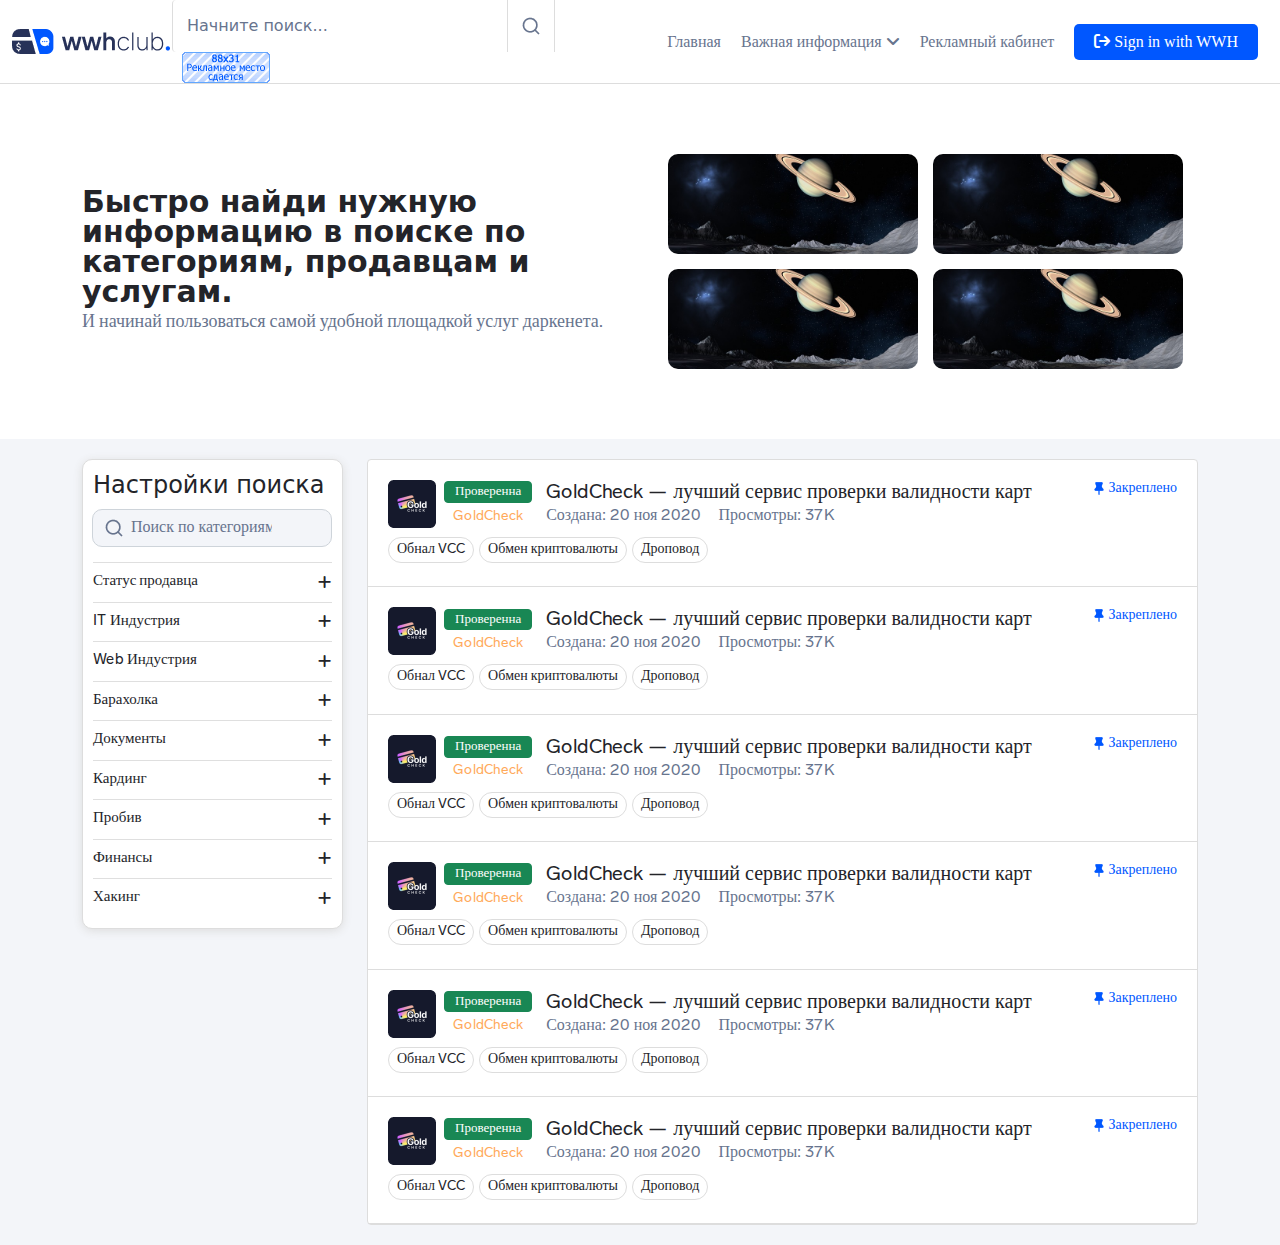
<file: index.html>
<!DOCTYPE html>
<html lang="en">
  <head>
    <meta charset="utf-8">
    <meta name="description" content="">
    <meta name="viewport" content="width=device-width, initial-scale=1">
    <meta property="og:title" content="">
    <meta property="og:type" content="">
    <meta property="og:url" content="">
    <meta property="og:image" content="">

    <title>WWH - Project</title>
    <link rel="icon" href="assets/images/favicon.png">

    <!-- CSS Files-->
    <link rel="stylesheet" href="assets/css/normalize.css">
    <link rel="stylesheet" href="assets/css/bootstrap.min.css">
    <link rel="stylesheet" href="assets/css/bootstrap5.min.css">
    <link rel="stylesheet" href="assets/css/fontawesome.min.css">
    <link rel="stylesheet" href="https://cdnjs.cloudflare.com/ajax/libs/font-awesome/6.2.1/css/all.min.css"/>

    <link rel="stylesheet" href="assets/css/style.css">
    <link rel="stylesheet" href="assets/css/responsive.css">
  </head>
  <body>
    
    <!--**************START HEADER AREA**************-->
    <header class="header header-area">
      <div class="container-fluid">
        <div class="row align-items-center">
          <div class="col-lg-6">
            <div class="row align-items-center">
              <div class="col-lg-3">
                <div class="logo">
                  <a href="index.html">
                    <img src="assets/img/logo.png" alt="Logo Image">
                  </a>
                  <div class="bars-box text-end">
                    <a href="#" id="mobile_icon_bars"><i class="fa-solid fa-bars-staggered"></i></a>
                  </div>
                </div>
              </div>
              <div class="col-lg-9">
                <div class="search-area d-flex align-items-center"> 
                  <div class="input-group">
                    <div class="form-outline">
                      <input type="search" id="form1" class="form-control custom_search" placeholder="Начните поиск..."/> 
                    </div>
                    <button type="button" class="btn btn-primary custom_search_btn"> 
                      <img src="assets/img/search.png" alt="">
                    </button>
                    <img class="searc_text" src="assets/img/search_text.png" alt="">
                  </div>
                </div>
              </div>
            </div>
          </div>
          <div class="col-lg-6">
            <div class="nav-area">
              <ul class="nav justify-content-end align-items-center">
                <li><a href="#">Главная</a></li>
                <li><a class="active_hover" href="#">Важная информация <i class="fa-solid fa-angle-down"></i></a>
                  <ul class="dropdown_menu">
                    <li><a href="#">информация</a></li>
                    <li><a href="#">Главная</a></li>
                    <li><a href="#">Рекламный</a></li>
                  </ul>  
                </li>
                <li><a href="#">Рекламный кабинет</a></li>
                <li><a href="#" class="nav_btn"><i class="fa-solid fa-arrow-right-from-bracket"></i> Sign in with WWH</a></li>
              </ul>  
            </div> 
            <div class="mobile_menu">
              <ul class="nav justify-content-end align-items-center">
                <li><a href="#">Главная</a></li>
                <li><a class="active_hover" href="#">Важная информация <i class="fa-solid fa-angle-down"></i></a>
                  <ul class="dropdown_menu">
                    <li><a href="#">информация</a></li>
                    <li><a href="#">Главная</a></li>
                    <li><a href="#">Рекламный</a></li>
                  </ul>  
                </li>
                <li><a href="#">Рекламный кабинет</a></li>
                <li><a href="#" class="nav_btn"><i class="fa-solid fa-arrow-right-from-bracket"></i> Sign in with WWH</a></li>
              </ul>  
            </div>
          </div>
        </div>
      </div> 
    </header>
    <!--**************END HEADER AREA**************-->

    <!--**************START MAIN AREA AREA**************-->
    <section class="banner-area section-padding">
      <div class="container">
        <div class="row align-items-center">
          <div class="col-md-6">
            <div class="banner-left">
              <h2>Быстро найди нужную информацию в поиске по категориям, продавцам и услугам.</h2>
              <p>И начинай пользоваться самой удобной площадкой услуг даркенета.</p>
            </div>
          </div>
          <div class="col-md-6">
            <div class="banner_right">
              <div class="banner_item">
                <div class="banner_item_img">
                  <img src="assets/img/bit.jpg" alt="">
                </div>
              </div>
              <div class="banner_item">
                <div class="banner_item_img">
                  <img src="assets/img/bit.jpg" alt="">
                </div>
              </div>
              <div class="banner_item">
                <div class="banner_item_img">
                  <img src="assets/img/bit.jpg" alt="">
                </div>
              </div>
              <div class="banner_item">
                <div class="banner_item_img">
                  <img src="assets/img/bit.jpg" alt="">
                </div>
              </div>
            </div>
          </div>
        </div>
      </div>
    </section>
    <!--**************END MAIN AREA AREA**************-->

    <!--**************START MAIN MENU AREA**************-->
    <section class="main-menu-area section-padding">
      <div class="container">
        <div class="row">
          <div class="col-md-3">
            <div class="menu-box custom_border">
              <div class="main_menu_search_box">
                <h3>Настройки поиска</h3>
                <div class="search-area d-flex align-items-center"> 
                  <div class="input-group input_group_custom">
                    <button type="button" class="btn btn-primary custom_search_btn2"> 
                      <img src="assets/img/search.png" alt="">
                    </button> 
                    <div class="form-outline">
                      <input type="search" id="form1" class="form-control custom_search2" placeholder="Поиск по категориям"/> 
                    </div>
                  </div>
                </div>
              </div>
              <div class="tiered-menu">
                <a class="top-tier" href="#">Статус продавца <i class="fa-solid fa-plus"></i></a>
                <div class="collapsible">
                  <a href="#">Статус продавца</a> 
                  <a href="#">Статус продавца</a> 
                </div>
                <a class="top-tier" href="#">IT Индустрия <i class="fa-solid fa-plus"></i></a>
                  <div class="collapsible">
                    <a href="#">IT Индустрия</a> 
                    <a href="#">IT Индустрия</a> 
                  </div>
                <a class="top-tier" href="#">Web Индустрия <i class="fa-solid fa-plus"></i></a>
                  <div class="collapsible">
                    <a href="#">IT Индустрия</a> 
                    <a href="#">IT Индустрия</a> 
                  </div>
                <a class="top-tier" href="#">Барахолка <i class="fa-solid fa-plus"></i></a>
                  <div class="collapsible">
                    <a href="#">IT Индустрия</a> 
                    <a href="#">IT Индустрия</a> 
                  </div>
                <a class="top-tier" href="#">Документы <i class="fa-solid fa-plus"></i></a>
                  <div class="collapsible">
                    <a href="#">IT Индустрия</a> 
                    <a href="#">IT Индустрия</a> 
                  </div>
                <a class="top-tier" href="#">Кардинг <i class="fa-solid fa-plus"></i></a>
                  <div class="collapsible">
                    <a href="#">IT Индустрия</a> 
                    <a href="#">IT Индустрия</a> 
                  </div>
                <a class="top-tier" href="#">Пробив <i class="fa-solid fa-plus"></i></a>
                  <div class="collapsible">
                    <a href="#">IT Индустрия</a> 
                    <a href="#">IT Индустрия</a> 
                  </div>
                <a class="top-tier" href="#">Финансы <i class="fa-solid fa-plus"></i></a>
                  <div class="collapsible">
                    <a href="#">IT Индустрия</a> 
                    <a href="#">IT Индустрия</a> 
                  </div>
                <a class="top-tier" href="#">Хакинг <i class="fa-solid fa-plus"></i></a>
                  <div class="collapsible">
                    <a href="#">IT Индустрия</a> 
                    <a href="#">IT Индустрия</a> 
                  </div>



                </div>
            </div> 
          </div>
          <div class="col-md-9">
            <div class="card custom_border"> 
                <!-- single gold items  -->
                <div class="gold-items border-btm">
                  <div class="main-gold">
                    <div class="list-item">
                      <div class="d-flex custom_group align-items-center">
                        <img src="assets/img/gold.png" alt="">
                        <div class="gold-check ml-2">
                          <button class="btn custom-btn-success btn-success">Проверенна</button>
                          <p>GoldCheck</p>
                        </div>
                      </div>
                      <div class="gold-check-text">
                        <h3>GoldCheck — лучший сервис проверки валидности карт</h3>
                        <div class="d-flex custom-tag align-items-center">
                          <p>Создана: 20 ноя 2020</p>
                          <p>Просмотры: 37K</p>
                        </div>
                      </div>
                    </div>
                    <div class="pin-gold">
                      <p><img src="assets/img/pin.png" alt=""> Закреплено</p>
                    </div>
                  </div>
                  <div class="category d-flex align-items-center">
                    <div class="cat_item">
                      <a href="#">Обнал VCC</a>
                    </div>
                    <div class="cat_item">
                      <a href="#">Обмен криптовалюты</a>
                    </div>
                    <div class="cat_item">
                      <a href="#">Дроповод</a>
                    </div>
  
                  </div>
                </div> 
                <!-- single gold items  -->
                <div class="gold-items border-btm">
                  <div class="main-gold">
                    <div class="list-item">
                      <div class="d-flex custom_group align-items-center">
                        <img src="assets/img/gold.png" alt="">
                        <div class="gold-check ml-2">
                          <button class="btn custom-btn-success btn-success">Проверенна</button>
                          <p>GoldCheck</p>
                        </div>
                      </div>
                      <div class="gold-check-text">
                        <h3>GoldCheck — лучший сервис проверки валидности карт</h3>
                        <div class="d-flex custom-tag align-items-center">
                          <p>Создана: 20 ноя 2020</p>
                          <p>Просмотры: 37K</p>
                        </div>
                      </div>
                    </div>
                    <div class="pin-gold">
                      <p><img src="assets/img/pin.png" alt=""> Закреплено</p>
                    </div>
                  </div>
                  <div class="category d-flex align-items-center">
                    <div class="cat_item">
                      <a href="#">Обнал VCC</a>
                    </div>
                    <div class="cat_item">
                      <a href="#">Обмен криптовалюты</a>
                    </div>
                    <div class="cat_item">
                      <a href="#">Дроповод</a>
                    </div>
  
                  </div>
                </div> 
                <!-- single gold items  -->
                <div class="gold-items border-btm">
                  <div class="main-gold">
                    <div class="list-item">
                      <div class="d-flex custom_group align-items-center">
                        <img src="assets/img/gold.png" alt="">
                        <div class="gold-check ml-2">
                          <button class="btn custom-btn-success btn-success">Проверенна</button>
                          <p>GoldCheck</p>
                        </div>
                      </div>
                      <div class="gold-check-text">
                        <h3>GoldCheck — лучший сервис проверки валидности карт</h3>
                        <div class="d-flex custom-tag align-items-center">
                          <p>Создана: 20 ноя 2020</p>
                          <p>Просмотры: 37K</p>
                        </div>
                      </div>
                    </div>
                    <div class="pin-gold">
                      <p><img src="assets/img/pin.png" alt=""> Закреплено</p>
                    </div>
                  </div>
                  <div class="category d-flex align-items-center">
                    <div class="cat_item">
                      <a href="#">Обнал VCC</a>
                    </div>
                    <div class="cat_item">
                      <a href="#">Обмен криптовалюты</a>
                    </div>
                    <div class="cat_item">
                      <a href="#">Дроповод</a>
                    </div>
  
                  </div>
                </div> 
                <!-- single gold items  -->
                <div class="gold-items border-btm">
                  <div class="main-gold">
                    <div class="list-item">
                      <div class="d-flex custom_group align-items-center">
                        <img src="assets/img/gold.png" alt="">
                        <div class="gold-check ml-2">
                          <button class="btn custom-btn-success btn-success">Проверенна</button>
                          <p>GoldCheck</p>
                        </div>
                      </div>
                      <div class="gold-check-text">
                        <h3>GoldCheck — лучший сервис проверки валидности карт</h3>
                        <div class="d-flex custom-tag align-items-center">
                          <p>Создана: 20 ноя 2020</p>
                          <p>Просмотры: 37K</p>
                        </div>
                      </div>
                    </div>
                    <div class="pin-gold">
                      <p><img src="assets/img/pin.png" alt=""> Закреплено</p>
                    </div>
                  </div>
                  <div class="category d-flex align-items-center">
                    <div class="cat_item">
                      <a href="#">Обнал VCC</a>
                    </div>
                    <div class="cat_item">
                      <a href="#">Обмен криптовалюты</a>
                    </div>
                    <div class="cat_item">
                      <a href="#">Дроповод</a>
                    </div>
  
                  </div>
                </div> 
                <!-- single gold items  -->
                <div class="gold-items border-btm">
                  <div class="main-gold">
                    <div class="list-item">
                      <div class="d-flex custom_group align-items-center">
                        <img src="assets/img/gold.png" alt="">
                        <div class="gold-check ml-2">
                          <button class="btn custom-btn-success btn-success">Проверенна</button>
                          <p>GoldCheck</p>
                        </div>
                      </div>
                      <div class="gold-check-text">
                        <h3>GoldCheck — лучший сервис проверки валидности карт</h3>
                        <div class="d-flex custom-tag align-items-center">
                          <p>Создана: 20 ноя 2020</p>
                          <p>Просмотры: 37K</p>
                        </div>
                      </div>
                    </div>
                    <div class="pin-gold">
                      <p><img src="assets/img/pin.png" alt=""> Закреплено</p>
                    </div>
                  </div>
                  <div class="category d-flex align-items-center">
                    <div class="cat_item">
                      <a href="#">Обнал VCC</a>
                    </div>
                    <div class="cat_item">
                      <a href="#">Обмен криптовалюты</a>
                    </div>
                    <div class="cat_item">
                      <a href="#">Дроповод</a>
                    </div>
  
                  </div>
                </div> 
                <!-- single gold items  -->
                <div class="gold-items border-btm">
                  <div class="main-gold">
                    <div class="list-item">
                      <div class="d-flex custom_group align-items-center">
                        <img src="assets/img/gold.png" alt="">
                        <div class="gold-check ml-2">
                          <button class="btn custom-btn-success btn-success">Проверенна</button>
                          <p>GoldCheck</p>
                        </div>
                      </div>
                      <div class="gold-check-text">
                        <h3>GoldCheck — лучший сервис проверки валидности карт</h3>
                        <div class="d-flex custom-tag align-items-center">
                          <p>Создана: 20 ноя 2020</p>
                          <p>Просмотры: 37K</p>
                        </div>
                      </div>
                    </div>
                    <div class="pin-gold">
                      <p><img src="assets/img/pin.png" alt=""> Закреплено</p>
                    </div>
                  </div>
                  <div class="category d-flex align-items-center">
                    <div class="cat_item">
                      <a href="#">Обнал VCC</a>
                    </div>
                    <div class="cat_item">
                      <a href="#">Обмен криптовалюты</a>
                    </div>
                    <div class="cat_item">
                      <a href="#">Дроповод</a>
                    </div>
  
                  </div>
                </div> 
                  
            </div>
          </div>
        </div> 
      </div>
      </div>
    </section>
    <!--**************END MAIN MENU AREA**************-->
 

    <!-- JS Files -->
    <script src="assets/js/jquery.min.js"></script>
    <script src="assets/js/popper.min.js"></script>
    <!-- <script src="assets/js/bootstrap.min.js"></script> -->
    <script src="assets/js/bootstrap5.min.js"></script>
    <script src="assets/js/fontawesome.min.js"></script>
    <script src="assets/js/scripts.js"></script>
  </body>
</html>
</file>
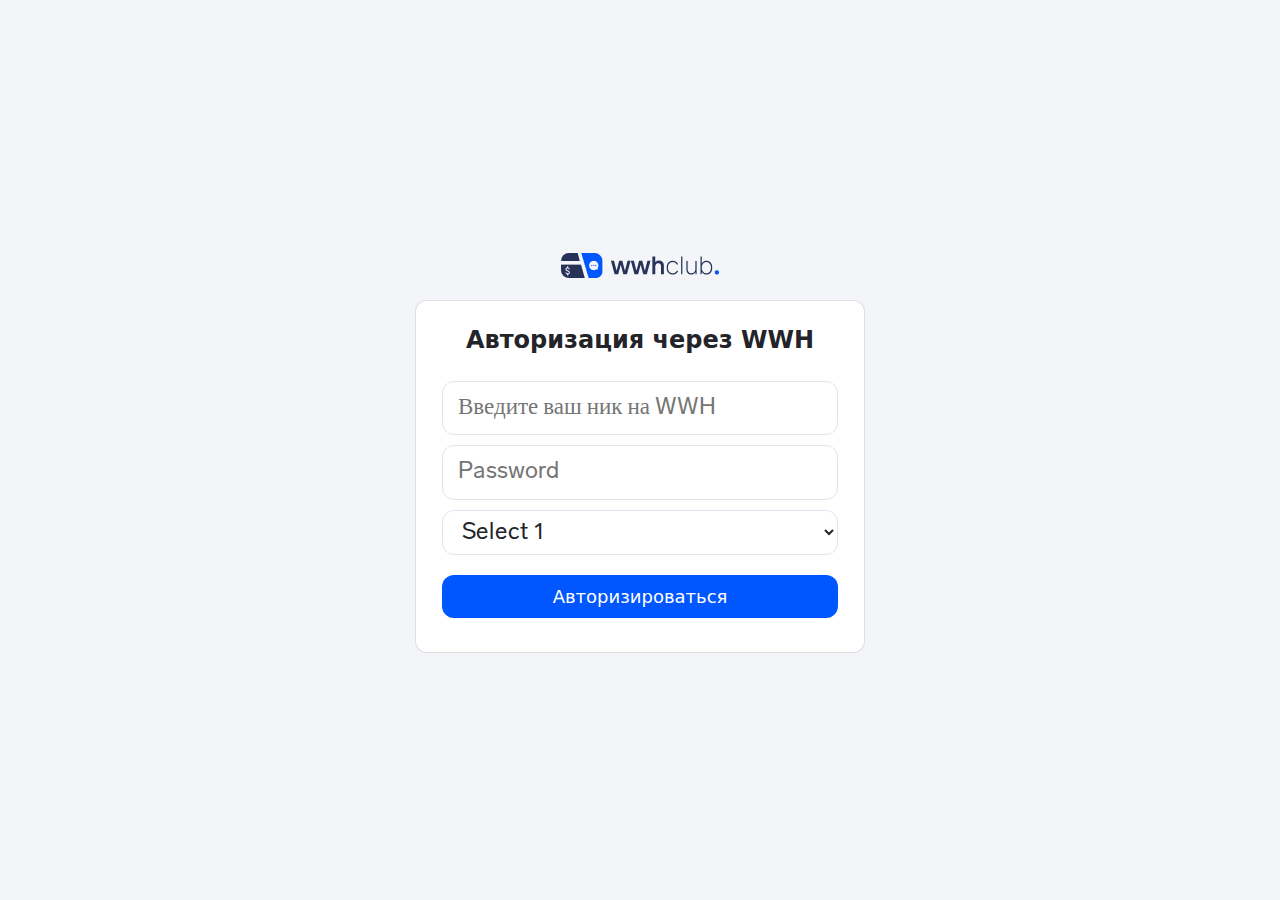
<file: auth1.html>
<!DOCTYPE html>
<html lang="en">
  <head>
    <meta charset="utf-8">
    <meta name="description" content="">
    <meta name="viewport" content="width=device-width, initial-scale=1">
    <meta property="og:title" content="">
    <meta property="og:type" content="">
    <meta property="og:url" content="">
    <meta property="og:image" content="">

    <title>WWH - Project</title>
    <link rel="icon" href="assets/images/favicon.png">

    <!-- CSS Files-->
    <link rel="stylesheet" href="assets/css/normalize.css">
    <link rel="stylesheet" href="assets/css/bootstrap.min.css">
    <link rel="stylesheet" href="assets/css/bootstrap5.min.css">
    <link rel="stylesheet" href="assets/css/fontawesome.min.css">
    <link rel="stylesheet" href="https://cdnjs.cloudflare.com/ajax/libs/font-awesome/6.2.1/css/all.min.css"/>

    <link rel="stylesheet" href="assets/css/style.css">
    <link rel="stylesheet" href="assets/css/responsive.css">
  </head>
  <body>
    
    <!--**************START HEADER AREA**************--> 
    <section class="auth_area">
        <div class="auth_box">
            <a href="index.html">
                <img src="assets/img/logo.png" alt="">
            </a>
            <div class="card login_form">
                <div class="card-body">
                    <h3 class="heading_3">Авторизация через WWH</h3>
                    <form action="#" class="form">
                        <div class="form-group-auth">
                            <input type="text" name="name" id="" placeholder="Введите ваш ник на WWH">
                        </div>
                        <div class="form-group-auth">
                            <input type="text" name="password" id="" placeholder="Password">
                        </div>
                        <div class="form-group-auth">
                            <select class="select_auth" name="" id="">
                                <option value="">Select 1</option>
                                <option value="">Select 2</option>
                                <option value="">Select 3</option> 
                            </select>
                        </div>
                        <div class="form-group-auth">
                            <button type="submit" class="custom_auth_btn">Авторизироваться</button>
                        </div>
                    </form>
                </div>
            </div>
        </div>
    </section>
    <!--**************END HEADER AREA**************--> 
 

    <!-- JS Files -->
    <script src="assets/js/jquery.min.js"></script>
    <script src="assets/js/popper.min.js"></script>
    <!-- <script src="assets/js/bootstrap.min.js"></script> -->
    <script src="assets/js/bootstrap5.min.js"></script>
    <script src="assets/js/fontawesome.min.js"></script>
    <script src="assets/js/scripts.js"></script>
  </body>
</html>
</file>
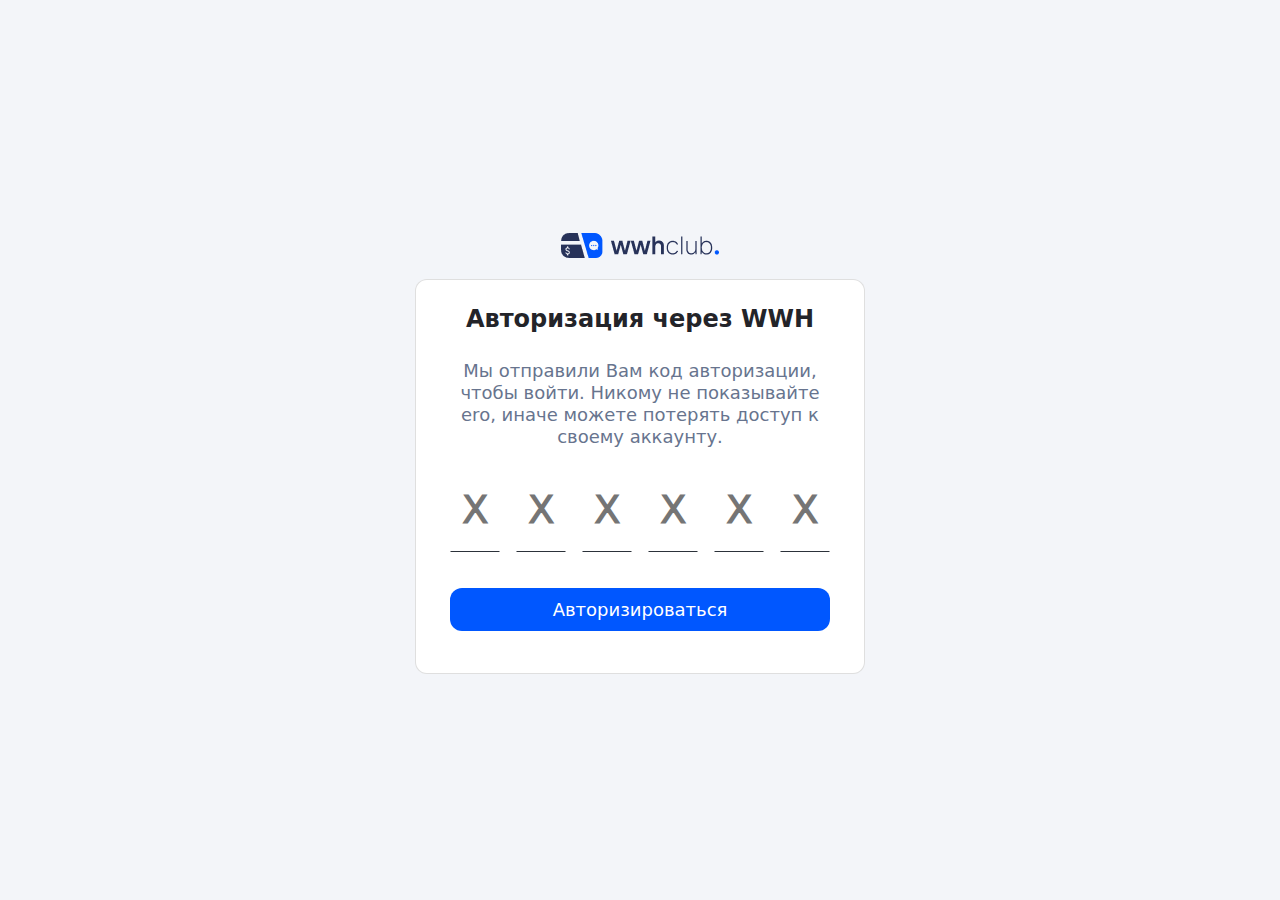
<file: auth2.html>
<!DOCTYPE html>
<html lang="en">
  <head>
    <meta charset="utf-8">
    <meta name="description" content="">
    <meta name="viewport" content="width=device-width, initial-scale=1">
    <meta property="og:title" content="">
    <meta property="og:type" content="">
    <meta property="og:url" content="">
    <meta property="og:image" content="">

    <title>WWH - Project</title>
    <link rel="icon" href="assets/images/favicon.png">

    <!-- CSS Files-->
    <link rel="stylesheet" href="assets/css/normalize.css">
    <link rel="stylesheet" href="assets/css/bootstrap.min.css">
    <link rel="stylesheet" href="assets/css/bootstrap5.min.css">
    <link rel="stylesheet" href="assets/css/fontawesome.min.css">
    <link rel="stylesheet" href="https://cdnjs.cloudflare.com/ajax/libs/font-awesome/6.2.1/css/all.min.css"/>

    <link rel="stylesheet" href="assets/css/style.css">
    <link rel="stylesheet" href="assets/css/responsive.css">
  </head>
  <body>
    
    <!--**************START HEADER AREA**************--> 
    <section class="auth_area">
        <div class="auth_box">
            <a href="index.html">
                <img src="assets/img/logo.png" alt="">
            </a>
            <div class="card login_form">
                <div class="card-body">
                    <h3 class="heading_3">Авторизация через WWH</h3>  
                    <p class="p_auth">
                        Мы отправили Вам код авторизации, чтобы войти. Никому не показывайте ero, иначе можете потерять доступ к своему аккаунту.
                    </p>
                      <form class="auth2_form content-area"> 
                        <fieldset class='number-code'> 
                          <div>
                            <input name='code' class='code-input' placeholder="X" required/>
                            <input name='code' class='code-input' placeholder="X" required/>
                            <input name='code' class='code-input' placeholder="X" required/>
                            <input name='code' class='code-input' placeholder="X" required/>
                            <input name='code' class='code-input' placeholder="X" required/>
                            <input name='code' class='code-input' placeholder="X" required/>
                          </div>
                        </fieldset> 
                        <div class="form-group-auth">
                            <button type="submit" class="custom_auth_btn">Авторизироваться</button>
                        </div>
                      </form>
                </div>
            </div>
        </div>
    </section>
    <!--**************END HEADER AREA**************--> 
 

    <!-- JS Files -->
    <script src="assets/js/jquery.min.js"></script>
    <script src="assets/js/popper.min.js"></script>
    <!-- <script src="assets/js/bootstrap.min.js"></script> -->
    <script src="assets/js/bootstrap5.min.js"></script>
    <script src="assets/js/fontawesome.min.js"></script>
    <script src="assets/js/scripts.js"></script>
  </body>
</html>
</file>
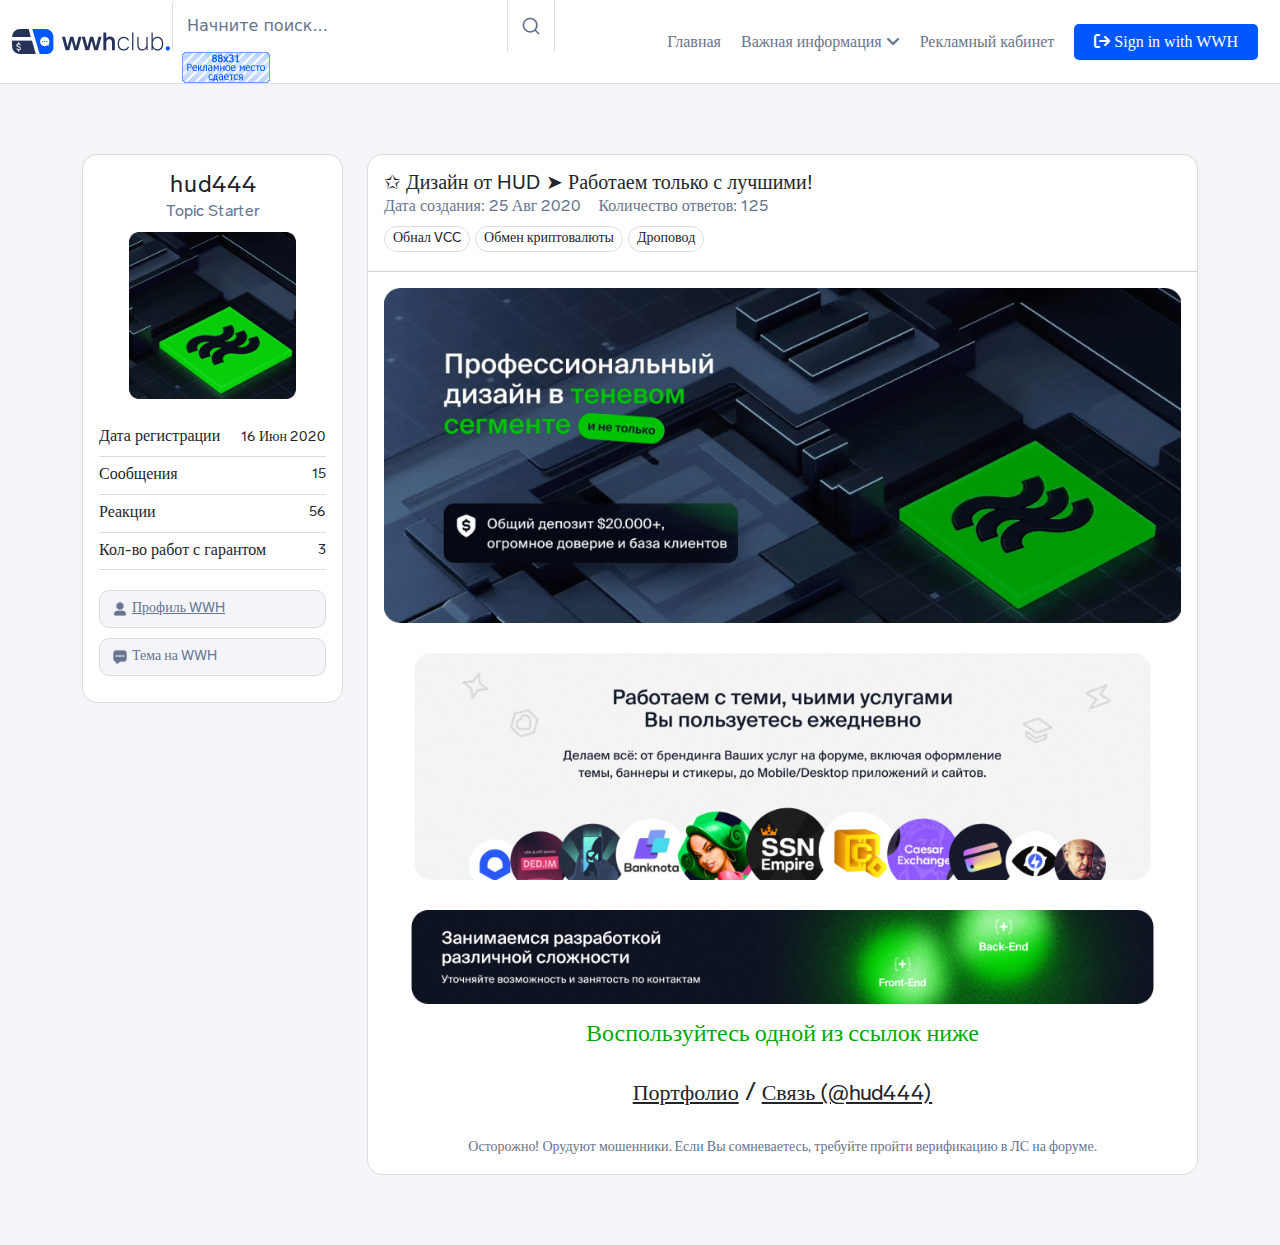
<file: topic.html>
<!DOCTYPE html>
<html lang="en">
  <head>
    <meta charset="utf-8">
    <meta name="description" content="">
    <meta name="viewport" content="width=device-width, initial-scale=1">
    <meta property="og:title" content="">
    <meta property="og:type" content="">
    <meta property="og:url" content="">
    <meta property="og:image" content="">

    <title>WWH - Project</title>
    <link rel="icon" href="assets/images/favicon.png">

    <!-- CSS Files-->
    <link rel="stylesheet" href="assets/css/normalize.css">
    <link rel="stylesheet" href="assets/css/bootstrap.min.css">
    <link rel="stylesheet" href="assets/css/bootstrap5.min.css">
    <link rel="stylesheet" href="assets/css/fontawesome.min.css">
    <link rel="stylesheet" href="https://cdnjs.cloudflare.com/ajax/libs/font-awesome/6.2.1/css/all.min.css"/>

    <link rel="stylesheet" href="assets/css/style.css">
    <link rel="stylesheet" href="assets/css/responsive.css">
  </head>
  <body>
    
    <!--**************START HEADER AREA**************-->
    <header class="header header-area">
        <div class="container-fluid">
          <div class="row align-items-center">
            <div class="col-lg-6">
              <div class="row align-items-center">
                <div class="col-lg-3">
                  <div class="logo">
                    <a href="index.html">
                      <img src="assets/img/logo.png" alt="Logo Image">
                    </a>
                    <div class="bars-box text-end">
                      <a href="#" id="mobile_icon_bars"><i class="fa-solid fa-bars-staggered"></i></a>
                    </div>
                  </div>
                </div>
                <div class="col-lg-9">
                  <div class="search-area d-flex align-items-center"> 
                    <div class="input-group">
                      <div class="form-outline">
                        <input type="search" id="form1" class="form-control custom_search" placeholder="Начните поиск..."/> 
                      </div>
                      <button type="button" class="btn btn-primary custom_search_btn"> 
                        <img src="assets/img/search.png" alt="">
                      </button>
                      <img class="searc_text" src="assets/img/search_text.png" alt="">
                    </div>
                  </div>
                </div>
              </div>
            </div>
            <div class="col-lg-6">
              <div class="nav-area">
                <ul class="nav justify-content-end align-items-center">
                  <li><a href="#">Главная</a></li>
                  <li><a class="active_hover" href="#">Важная информация <i class="fa-solid fa-angle-down"></i></a>
                    <ul class="dropdown_menu">
                      <li><a href="#">информация</a></li>
                      <li><a href="#">Главная</a></li>
                      <li><a href="#">Рекламный</a></li>
                    </ul>  
                  </li>
                  <li><a href="#">Рекламный кабинет</a></li>
                  <li><a href="#" class="nav_btn"><i class="fa-solid fa-arrow-right-from-bracket"></i> Sign in with WWH</a></li>
                </ul>  
              </div> 
              <div class="mobile_menu">
                <ul class="nav justify-content-end align-items-center">
                  <li><a href="#">Главная</a></li>
                  <li><a class="active_hover" href="#">Важная информация <i class="fa-solid fa-angle-down"></i></a>
                    <ul class="dropdown_menu">
                      <li><a href="#">информация</a></li>
                      <li><a href="#">Главная</a></li>
                      <li><a href="#">Рекламный</a></li>
                    </ul>  
                  </li>
                  <li><a href="#">Рекламный кабинет</a></li>
                  <li><a href="#" class="nav_btn"><i class="fa-solid fa-arrow-right-from-bracket"></i> Sign in with WWH</a></li>
                </ul>  
              </div>
            </div>
          </div>
        </div> 
    </header>
    <!--**************END HEADER AREA**************-->

    <!--**************START TOPIC AREA**************--> 
    <section class="topic-main-area section-padding">
        <div class="container">
            <div class="row">
                <div class="col-lg-3">
                    <div class="card custom_card">
                        <div class="card-body">
                            <div class="topic_profile text-align-center">
                                <div class="topic_info">
                                    <h3>hud444</h3>
                                    <p>Topic Starter</p>
                                </div>
                                <img src="assets/img/frame.png" alt="">
                                <ul class="topic_ul">
                                    <li><p><b>Дата регистрации</b><span class="d-block">16 Июн 2020</span></p></li>
                                    <li><p><b>Сообщения</b><span class="d-block">15</span></p></li>
                                    <li><p><b>Реакции</b><span class="d-block"> 56</span></p></li>
                                    <li><p><b>Кол-во работ с гарантом</b><span class="d-block">3</span></p></li>
                                </ul>
                                <div class="user_info_btn">
                                   <img src="assets/img/user.png" alt=""><p class="active">Профиль WWH</p>
                                </div>
                                <div class="user_info_btn"> 
                                    <img src="assets/img/message.png" alt=""> <p>Тема на WWH</p>
                                </div>
                            </div>
                        </div>
                    </div>
                </div>
                <div class="col-lg-9">
                    <div class="card custom_card">
                        <div class="card-body border_btm">
                            <div class="topic_des">
                                <div class="list-item"> 
                                    <div class="gold-check-text">
                                      <h3>✩ Дизайн от HUD ➤ Работаем только с лучшими!</h3>
                                      <div class="d-flex custom-tag align-items-center">
                                        <p>Дата создания: 25 Авг 2020</p>
                                        <p>Количество ответов: 125</p>
                                      </div>
                                    </div>
                                  </div>

                                  <div class="category d-flex align-items-center">
                                    <div class="cat_item">
                                      <a href="#">Обнал VCC</a>
                                    </div>
                                    <div class="cat_item">
                                      <a href="#">Обмен криптовалюты</a>
                                    </div>
                                    <div class="cat_item">
                                      <a href="#">Дроповод</a>
                                    </div> 
                                  </div>
                            </div> 
                        </div>
                        <div class="card-body">
                            <div class="topic_img">
                                <img src="assets/img/frame2.png" alt="">
                            </div>  
                            <div class="topic_img extend_img_box">
                                <img src="assets/img/frame3.png" alt="">
                            </div>  
                            <div class="topic_img">
                                <img src="assets/img/frame4.png" alt="">
                            </div>  
                        </div>
                        <div class="footer_text_box text-center mb-3">
                           <h3>Воспользуйтесь одной из ссылок ниже</h3>  
                           <div class="footer_link my-4">
                                <a href="#">Портфолио</a> /
                                <a href="#">Связь (@hud444)</a> 
                           </div> 
                           <p>Осторожно! Орудуют мошенники. Если Вы сомневаетесь, требуйте пройти верификацию в ЛС на форуме.</p>
                        </div>
                    </div>
                </div>
            </div>
        </div>
    </section>
    <!--**************END TOPIC AREA**************--> 
 

    <!-- JS Files -->
    <script src="assets/js/jquery.min.js"></script>
    <script src="assets/js/popper.min.js"></script>
    <!-- <script src="assets/js/bootstrap.min.js"></script> -->
    <script src="assets/js/bootstrap5.min.js"></script>
    <script src="assets/js/fontawesome.min.js"></script>
    <script src="assets/js/scripts.js"></script>
  </body>
</html>
</file>
<file: assets/css/style.css>
@font-face {
  font-family: "Lab Grotesque bold";
  src: url("../fonts/LabGrotesque-Bold.woff") format("woff2"),
    url("../fonts/LabGrotesque-Bold.woff2") format("woff");
  font-weight: 700;
  font-style: bold;
  font-display: swap;
}
@font-face {
  font-family: "Lab Grotesque Med";
  src: url("../fonts/LabGrotesque-Medium.woff") format("woff2"),
    url("../fonts/LabGrotesque-Medium.woff2") format("woff");
  font-weight: 500;
  font-style: normal;
  font-display: swap;
}
@font-face {
  font-family: "Lab Grotesque reg";
  src: url("../fonts/LabGrotesque-Regular.woff") format("woff2"),
    url("../fonts/LabGrotesque-Regular.woff2") format("woff");
  font-weight: 400;
  font-display: swap;
}

/*********************************/
/***********1.GLOBAL CSS*********/
/********************************/

body {
  position: relative;
  margin: 0;
  padding: 0;
  font-size: 1.6rem;
  font-family: "Lab Grotesque reg";
}
html {
  /*font-size: 62.5%;*/
  line-height: 25px;
  line-height: 2.5rem;
}
h1,
h2,
h3,
h4,
h5,
h6,
p {
  margin: 0;
  padding: 0;
}
ul {
  margin: 0;
  padding: 0;
  list-style: none;
}
a {
  text-decoration: none;
  display: inline-block;
}
.section-padding {
  padding: 70px 0;
}
h3 {
  font-weight: 500;
  font-size: 24px;
  line-height: 130%;
  color: #232429;
}

/*********************************/
/***********2.GLOBAL CSS**********/
/********************************/
.header.header-area {
  border-bottom: 1px solid #ddd;
}
.custom_search {
  border: none;
  border-left: 1px solid #ddd;
  padding: 14px;
  width: 336px;
  font-family: var(--bs-font-sans-serif) !important;
}
.custom_search_btn {
  padding: 14px;
  border: none !important;
  border-right: 1px solid #ddd !important;
  border-left: 1px solid #ddd !important;
}
.nav li a {
  font-style: normal;
  font-weight: 400;
  font-size: 16px;
  line-height: 20px;
  color: #67748e;
}
.dropdown_menu {
  z-index: 9999;
}
.mobile_menu {
  position: absolute;
  background: #232429;
  padding: 20px;
  right: 0;
  width: 100%;
  display: none;
}
#form1::placeholder {
  font-size: 16px;
  line-height: 20px;
  color: #67748e;
}
.nav li {
  margin: 0 10px;
}
.mobile_menu {
  position: absolute;
  background: #232429;
  padding: 20px;
  right: 0;
  width: 100%;
  display: none;
  top: 0;
  /* padding-top: 62px; */
  z-index: 9;
}
#mobile_icon_bars {
  position: relative;
  z-index: 99;
  display: none;
}
.nav_btn {
  font-family: "Lab Grotesque";
  background: #0057ff;
  padding: 8px 20px;
  color: #fff !important;
  border-radius: 5px;
}
.custom_search_btn2,
.custom_search_btn {
  background: transparent;
  border: none;
  border-top: 1px solid #ced4da;
  border-right: 1px solid #ced4da;
  border-bottom: 1px solid #ced4da;
}
.custom_search_btn2 {
  border: none;
  border-top: 1px solid #ced4da;
  border-left: 1px solid #ced4da;
  border-bottom: 1px solid #ced4da;
}
.custom_search_btn:hover {
  background: transparent;
  border: none;
  border-top: 1px solid #ced4da;
  border-right: 1px solid #ced4da;
  border-bottom: 1px solid #ced4da;
}
.custom_search_btn2:hover {
  background: transparent;
  border: none;
  border-top: 1px solid #ced4da;
  border-left: 1px solid #ced4da;
  border-bottom: 1px solid #ced4da;
}
/* .custom_search2{ 
    border-left: 1px solid transparent;
}
.custom_search{
    border-right: 1px solid transparent;
} */
.input-group {
  align-items: center;
}
.searc_text {
  margin-left: 10px !important;
  display: block;
}

/*********************************/
/*********** BANNER CSS**********/
/********************************/

.banner_item_img {
  width: 250px;
  height: 100px;
}
.banner_item_img img {
  width: 100%;
  height: 100%;
  object-fit: cover;
  border-radius: 10px;
}
.banner_right {
  display: flex;
  flex-wrap: wrap;
  align-items: center;
  justify-content: center;
  gap: 15px;
}
.banner-left h2 {
  font-weight: 700;
  font-size: 30px;
  line-height: 100.5%;
  color: #232429;
  width: 100%;
  font-family: var(--bs-font-sans-serif) !important;
}
.banner-left p {
  font-weight: 400;
  font-size: 18px;
  line-height: 130%;
  color: #67748e;
  margin-top: 5px;
}

/*********************************/
/*********** BANNER CSS**********/
/********************************/
.main-menu-area {
  background: #f3f5f9;
}
.tiered-menu {
  position: relative;
  margin-top: 15px;
}

.tiered-menu a {
  padding: 8px 0;
  width: 100%;
  display: flex;
  align-items: center;
  justify-content: space-between;
  color: #232429;
  border-top: 1px solid #dfdfdf;
  background: transparent !important;
  font-size: 15px;
}
.main_menu_search_box h3 {
  font-family: var(--bs-font-sans-serif) !important;
  margin-bottom: 8px;
}

/* Display Dropdowns on Hover */
.nav li {
  position: relative;
}

/* Hide Dropdowns by Default */
.dropdown_menu {
  display: none;
  position: absolute;
  top: 38px;
  background: #fff;
  border: 2px solid #ddd;
}
.dropdown_menu li a:hover {
  color: #0057ff;
}

.nav li:hover .dropdown_menu {
  color: red;
  display: block;
}

/* Fisrt Tier Dropdown */
.nav .dropdown_menu li {
  width: 170px;
  float: none;
  display: list-item;
  position: relative;
}

.collapsible {
  width: 300px;
}

.collapsible a {
  color: #333;
  text-indent: 20px;
  background: #ddd;
  width: 80%;
}

.collapsible .collapsible a {
  color: #333;
  background: #eeeeee; /* Old browsers */
  text-indent: 40px;
}

.collapsible .collapsible .collapsible a {
  text-indent: 60px;
}

.menu-box {
  background: #fff;
  padding: 10px;
  border-radius: 10px;
  box-shadow: 0 2px 10px #ddd;
}
.input_group_custom {
  position: relative;
}
.custom_search_btn2 {
  border: none;
  position: absolute !important;
  background: transparent;
}
.form-control.custom_search2 {
  padding: 0.375rem 2.75rem 0.375rem 2.375rem;
  background: #f3f5f9;
  width: 100%;
  border-radius: 10px;
}
.main-gold {
  display: flex;
  justify-content: space-between;
}
.list-item {
  display: flex;
  align-items: flex-start;
  gap: 14px;
}
.custom-tag p {
  font-size: 16px;
  line-height: 20px;
  color: #67748e;
  margin-right: 17px;
}
.gold-check-text h3 {
  font-size: 20px;
}
.custom-btn-success {
  padding: 0px 10px;
  font-size: 13px;
}
.gold-check {
  margin-top: -8px;
}
.gold-check p {
  font-size: 14px;
  line-height: 20px;
  color: #ffaa5b;
  text-align: center;
  font-weight: 500;
  margin-top: -5px;
}
.cat_item a {
  font-size: 14px;
  line-height: 20px;
  color: #232429;
  padding: 2px 8px;
  border: 1px solid #ddd;
  margin-right: 5px;
  border-radius: 15px;
  transition: 0.3s;
}
.custom_border {
  border: 1px solid #ddd;
}
.cat_item a:hover {
  background: #198754;
  color: #fff;
}
.pin-gold p {
  font-size: 14px;
  line-height: 18px;
  color: #0057ff;
}
.border-btm {
  border-bottom: 1px solid #ddd;
}
.gold-items {
  padding: 20px;
}
.main-menu-area.section-padding {
  padding: 20px 0;
}

/*********************************/
/******** TOPIC AREA CSS ********/
/********************************/

.topic-main-area {
  background: #f3f5f9;
}
.topic_profile {
  text-align: center;
}
.topic_info p {
  font-weight: 400;
  font-size: 16px;
  line-height: 20px;
  color: #67748e;
}
.topic_info {
  margin-bottom: 10px;
}
.topic_profile img {
  width: 100%;
  height: 100%;
}
.topic_ul li p {
  display: flex;
  align-items: center;
  justify-content: space-between;
}
.topic_ul li p b {
  font-weight: 500;
  font-size: 16px;
  line-height: 130%;
  color: #232429;
}
.topic_ul li p span {
  font-weight: 400;
  font-size: 14px;
  line-height: 20px;
  color: #232429;
}
.topic_ul {
  margin: 20px 0;
}
.topic_ul li {
  border-bottom: 1px solid #ddd;
  padding: 8px 0;
}

.user_info_btn img {
  width: 16px;
}
.user_info_btn p {
  font-weight: 400;
  font-size: 14px;
  line-height: 20px;
  color: #67748e;
  margin-left: 4px;
}
.form-control:focus {
  border-color: none !important;
  outline: none !important;
  box-shadow: none !important;
}
.user_info_btn {
  display: flex;
  align-items: center;
  background: #f3f5f9;
  margin-bottom: 10px;
  padding: 8px 12px;
  border-radius: 10px;
  border: 1px solid rgb(218, 218, 218);
}
.user_info_btn p.active,
.user_info_btn:hover p {
  text-decoration: underline;
}
.topic_img img {
  width: 100%;
}
.border_btm {
  border-bottom: 1px solid rgb(211, 211, 211);
}
.topic_img.extend_img_box img {
  margin: 30px 0;
}
.footer_text_box h3 {
  color: #00aa01;
}
.footer_link a {
  font-size: 22px;
  color: #232429;
  text-decoration: underline;
}
.footer_text_box p {
  font-size: 14px;
  color: #67748e;
}
.custom_card {
  border-radius: 15px;
  border: 1px solid #dbdbdd;
}

/*********************************/
/******** Auth1 AREA CSS ********/
/********************************/

.auth_area {
  height: 100vh;
  display: flex;
  align-items: center;
  background: #f3f5f9;
}
.auth_box {
  width: 450px;
  text-align: center;
  margin: 0 auto;
}

.form-group-auth {
  margin: 10px 0;
}

.form-group-auth input {
  border-radius: 12px;
  border: 1px solid #dde6ef;
  padding: 10px 15px 8px 15px;
  font-size: 23px;
  width: 100%;
}

.custom_auth_btn {
  width: 100%;
  padding: 8px 15px;
  border: none;
  border-radius: 12px;
  background: #0057ff;
  color: #fff;
  transition: 0.3s;
  font-size: 18px; 
	font-family: var(--bs-font-sans-serif) !important;
  margin-top: 10px;
}

.custom_auth_btn:hover {
  background: #0f409f;
}

.card.login_form {
  border-radius: 12px;
  padding: 8px 10px;
  margin-top: 14px;
}

/*********************************/
/******** Auth2 AREA CSS ********/
/********************************/
:root {
	--spacing: 8px;
	--hue: 400;
	--background1: hsl(214, 14%, 20%);
	--background2: hsl(214, 14%, 13%);
	--background3: hsl(214, 14%, 5%);
	--brand1: hsl(var(--hue) 80% 60%);
	--text1: hsl(0,0%,100%);
	--text2: hsl(0,0%,90%);
  }

.number-code > div {
  display: flex;
}
.number-code > div > input:not(:last-child) {
  margin-right: calc(var(--spacing) * 2);
}

.content-area {
  display: flex;
  flex-direction: column;
  gap: calc(var(--spacing) * 2); 
  padding: var(--spacing);
  border-radius: var(--spacing);
  max-width: min(100%, 50rem);
}
.content-area p {
  color: var(--text2);
  font-size: 0.8em;
}
 
.auth2_form input.code-input {
  font-size: 1.5em;
  width: 1em;
  text-align: center;
  flex: 1 0 1em;
  font-weight: 700;
}
.auth2_form input[type="submit"] {
  margin-left: auto;
  display: block;
  font-size: 1em;
  cursor: pointer;
  transition: all cubic-bezier(0.4, 0, 0.2, 1) 0.1s;
}
.auth2_form input[type="submit"]:hover {
  background: var(--background3);
}
.auth2_form input {
	padding: var(--spacing); 
	color: #111; 
	border: 0;
	border-top: 1px solid transparent; 
	border-left: 1px solid transparent; 
	border-right: 1px solid transparent; 
	border-bottom: 1px solid var(--background1);
}
.auth2_form input:invalid {
  box-shadow: none;
}
.auth2_form input:focus {
  outline: none;
  border-top: 1px solid #111; 
  border-left: 1px solid #111; 
  border-right: 1px solid #111; 
}

.p_auth {
	font-size: 18px;
	line-height: 22px;
	text-align: center;
	color: #67748E;
	margin: 20px 0;
	font-family: var(--bs-font-sans-serif) !important;
}

.heading_3 {
	font-family: var(--bs-font-sans-serif) !important;
	font-weight: 600;
	font-size: 24px;
	line-height: 130%;
	text-align: center;
	color: #232429;
  margin-bottom: 25px;
}
.select_auth{
  width: 100%;
}

.select_auth {
  border-radius: 12px;
  border: 1px solid #dde6ef;
  padding: 10px 15px 8px 15px;
  font-size: 23px;
  width: 100%;
  background: transparent;
  color: #232429;
}
.select_auth option {
	background: #fff;
}
</file>
<file: assets/css/responsive.css>
@media all and (max-width:1150px){
    .nav-area {
        display: none;
    }
    .bars-box a i {
        color: #575757;
    }
    .mobile_menu .nav {
        flex-direction: column;
    }
    .search-area {
        display: none !important;
    }
    .header.header-area { 
        padding: 5px 0;
    }
    .logo {
        display: flex;
        align-items: center;
        justify-content: space-between;
    }
    #mobile_icon_bars{
        display: block;
    }
}
@media all and (max-width:767px){
    .banner-left h2 { 
        font-size: 24px; 
    } 
    .section-padding {
        padding: 30px 0;
    }
    .banner-left {
        margin-bottom: 13px;
    }
    .gold-check-text h3 {
        font-size: 14px;
    }
    .pin-gold p {
        display: flex;
    }
    .custom-tag p {
        font-size: 14px;  
    }
    .cat_item a {
        font-size: 14px;
        line-height: 12px; 
        padding: 5px 10px; 
    }
    .card.custom_border {
        margin-top: 20px;
    }
    .custom_card { 
        margin-top: 20px;
    }
}

@media all and (max-width:576px){
    .banner-left h2 {
        font-size: 18px;  
    }
    .banner-left p { 
        font-size: 14px; 
    }
    .banner-left { 
        text-align: center;
    }
    .list-item { 
        flex-direction: column;
    }
}
</file>
<file: assets/css/bootstrap5.min.css>
@charset "UTF-8";/*!
 * Bootstrap v5.0.0-beta1 (https://getbootstrap.com/)
 * Copyright 2011-2020 The Bootstrap Authors
 * Copyright 2011-2020 Twitter, Inc.
 * Licensed under MIT (https://github.com/twbs/bootstrap/blob/main/LICENSE)
 */:root{--bs-blue:#0d6efd;--bs-indigo:#6610f2;--bs-purple:#6f42c1;--bs-pink:#d63384;--bs-red:#dc3545;--bs-orange:#fd7e14;--bs-yellow:#ffc107;--bs-green:#198754;--bs-teal:#20c997;--bs-cyan:#0dcaf0;--bs-white:#fff;--bs-gray:#6c757d;--bs-gray-dark:#343a40;--bs-primary:#0d6efd;--bs-secondary:#6c757d;--bs-success:#198754;--bs-info:#0dcaf0;--bs-warning:#ffc107;--bs-danger:#dc3545;--bs-light:#f8f9fa;--bs-dark:#212529;--bs-font-sans-serif:system-ui,-apple-system,"Segoe UI",Roboto,"Helvetica Neue",Arial,"Noto Sans","Liberation Sans",sans-serif,"Apple Color Emoji","Segoe UI Emoji","Segoe UI Symbol","Noto Color Emoji";--bs-font-monospace:SFMono-Regular,Menlo,Monaco,Consolas,"Liberation Mono","Courier New",monospace;--bs-gradient:linear-gradient(180deg, rgba(255, 255, 255, 0.15), rgba(255, 255, 255, 0))}*,::after,::before{box-sizing:border-box}@media (prefers-reduced-motion:no-preference){:root{scroll-behavior:smooth}}body{margin:0;font-family:var(--bs-font-sans-serif);font-size:1rem;font-weight:400;line-height:1.5;color:#212529;background-color:#fff;-webkit-text-size-adjust:100%;-webkit-tap-highlight-color:transparent}[tabindex="-1"]:focus:not(:focus-visible){outline:0!important}hr{margin:1rem 0;color:inherit;background-color:currentColor;border:0;opacity:.25}hr:not([size]){height:1px}.h1,.h2,.h3,.h4,.h5,.h6,h1,h2,h3,h4,h5,h6{margin-top:0;margin-bottom:.5rem;font-weight:500;line-height:1.2}.h1,h1{font-size:calc(1.375rem + 1.5vw)}@media (min-width:1200px){.h1,h1{font-size:2.5rem}}.h2,h2{font-size:calc(1.325rem + .9vw)}@media (min-width:1200px){.h2,h2{font-size:2rem}}.h3,h3{font-size:calc(1.3rem + .6vw)}@media (min-width:1200px){.h3,h3{font-size:1.75rem}}.h4,h4{font-size:calc(1.275rem + .3vw)}@media (min-width:1200px){.h4,h4{font-size:1.5rem}}.h5,h5{font-size:1.25rem}.h6,h6{font-size:1rem}p{margin-top:0;margin-bottom:1rem}abbr[data-bs-original-title],abbr[title]{text-decoration:underline;-webkit-text-decoration:underline dotted;text-decoration:underline dotted;cursor:help;-webkit-text-decoration-skip-ink:none;text-decoration-skip-ink:none}address{margin-bottom:1rem;font-style:normal;line-height:inherit}ol,ul{padding-left:2rem}dl,ol,ul{margin-top:0;margin-bottom:1rem}ol ol,ol ul,ul ol,ul ul{margin-bottom:0}dt{font-weight:700}dd{margin-bottom:.5rem;margin-left:0}blockquote{margin:0 0 1rem}b,strong{font-weight:bolder}.small,small{font-size:.875em}.mark,mark{padding:.2em;background-color:#fcf8e3}sub,sup{position:relative;font-size:.75em;line-height:0;vertical-align:baseline}sub{bottom:-.25em}sup{top:-.5em}a{color:#0d6efd;text-decoration:underline}a:hover{color:#0a58ca}a:not([href]):not([class]),a:not([href]):not([class]):hover{color:inherit;text-decoration:none}code,kbd,pre,samp{font-family:var(--bs-font-monospace);font-size:1em;direction:ltr;unicode-bidi:bidi-override}pre{display:block;margin-top:0;margin-bottom:1rem;overflow:auto;font-size:.875em}pre code{font-size:inherit;color:inherit;word-break:normal}code{font-size:.875em;color:#d63384;word-wrap:break-word}a>code{color:inherit}kbd{padding:.2rem .4rem;font-size:.875em;color:#fff;background-color:#212529;border-radius:.2rem}kbd kbd{padding:0;font-size:1em;font-weight:700}figure{margin:0 0 1rem}img,svg{vertical-align:middle}table{caption-side:bottom;border-collapse:collapse}caption{padding-top:.5rem;padding-bottom:.5rem;color:#6c757d;text-align:left}th{text-align:inherit;text-align:-webkit-match-parent}tbody,td,tfoot,th,thead,tr{border-color:inherit;border-style:solid;border-width:0}label{display:inline-block}button{border-radius:0}button:focus{outline:dotted 1px;outline:-webkit-focus-ring-color auto 5px}button,input,optgroup,select,textarea{margin:0;font-family:inherit;font-size:inherit;line-height:inherit}button,select{text-transform:none}[role=button]{cursor:pointer}select{word-wrap:normal}[list]::-webkit-calendar-picker-indicator{display:none}[type=button],[type=reset],[type=submit],button{-webkit-appearance:button}[type=button]:not(:disabled),[type=reset]:not(:disabled),[type=submit]:not(:disabled),button:not(:disabled){cursor:pointer}::-moz-focus-inner{padding:0;border-style:none}textarea{resize:vertical}fieldset{min-width:0;padding:0;margin:0;border:0}legend{float:left;width:100%;padding:0;margin-bottom:.5rem;font-size:calc(1.275rem + .3vw);line-height:inherit}@media (min-width:1200px){legend{font-size:1.5rem}}legend+*{clear:left}::-webkit-datetime-edit-day-field,::-webkit-datetime-edit-fields-wrapper,::-webkit-datetime-edit-hour-field,::-webkit-datetime-edit-minute,::-webkit-datetime-edit-month-field,::-webkit-datetime-edit-text,::-webkit-datetime-edit-year-field{padding:0}::-webkit-inner-spin-button{height:auto}[type=search]{outline-offset:-2px;-webkit-appearance:textfield}::-webkit-search-decoration{-webkit-appearance:none}::-webkit-color-swatch-wrapper{padding:0}::file-selector-button{font:inherit}::-webkit-file-upload-button{font:inherit;-webkit-appearance:button}output{display:inline-block}iframe{border:0}summary{display:list-item;cursor:pointer}progress{vertical-align:baseline}[hidden]{display:none!important}.lead{font-size:1.25rem;font-weight:300}.display-1{font-size:calc(1.625rem + 4.5vw);font-weight:300;line-height:1.2}@media (min-width:1200px){.display-1{font-size:5rem}}.display-2{font-size:calc(1.575rem + 3.9vw);font-weight:300;line-height:1.2}@media (min-width:1200px){.display-2{font-size:4.5rem}}.display-3{font-size:calc(1.525rem + 3.3vw);font-weight:300;line-height:1.2}@media (min-width:1200px){.display-3{font-size:4rem}}.display-4{font-size:calc(1.475rem + 2.7vw);font-weight:300;line-height:1.2}@media (min-width:1200px){.display-4{font-size:3.5rem}}.display-5{font-size:calc(1.425rem + 2.1vw);font-weight:300;line-height:1.2}@media (min-width:1200px){.display-5{font-size:3rem}}.display-6{font-size:calc(1.375rem + 1.5vw);font-weight:300;line-height:1.2}@media (min-width:1200px){.display-6{font-size:2.5rem}}.list-unstyled{padding-left:0;list-style:none}.list-inline{padding-left:0;list-style:none}.list-inline-item{display:inline-block}.list-inline-item:not(:last-child){margin-right:.5rem}.initialism{font-size:.875em;text-transform:uppercase}.blockquote{margin-bottom:1rem;font-size:1.25rem}.blockquote>:last-child{margin-bottom:0}.blockquote-footer{margin-top:-1rem;margin-bottom:1rem;font-size:.875em;color:#6c757d}.blockquote-footer::before{content:"— "}.img-fluid{max-width:100%;height:auto}.img-thumbnail{padding:.25rem;background-color:#fff;border:1px solid #dee2e6;border-radius:.25rem;max-width:100%;height:auto}.figure{display:inline-block}.figure-img{margin-bottom:.5rem;line-height:1}.figure-caption{font-size:.875em;color:#6c757d}.container,.container-fluid,.container-lg,.container-md,.container-sm,.container-xl,.container-xxl{width:100%;padding-right:var(--bs-gutter-x,.75rem);padding-left:var(--bs-gutter-x,.75rem);margin-right:auto;margin-left:auto}@media (min-width:576px){.container,.container-sm{max-width:540px}}@media (min-width:768px){.container,.container-md,.container-sm{max-width:720px}}@media (min-width:992px){.container,.container-lg,.container-md,.container-sm{max-width:960px}}@media (min-width:1200px){.container,.container-lg,.container-md,.container-sm,.container-xl{max-width:1140px}}@media (min-width:1400px){.container,.container-lg,.container-md,.container-sm,.container-xl,.container-xxl{max-width:1320px}}.row{--bs-gutter-x:1.5rem;--bs-gutter-y:0;display:flex;flex-wrap:wrap;margin-top:calc(var(--bs-gutter-y) * -1);margin-right:calc(var(--bs-gutter-x)/ -2);margin-left:calc(var(--bs-gutter-x)/ -2)}.row>*{flex-shrink:0;width:100%;max-width:100%;padding-right:calc(var(--bs-gutter-x)/ 2);padding-left:calc(var(--bs-gutter-x)/ 2);margin-top:var(--bs-gutter-y)}.col{flex:1 0 0%}.row-cols-auto>*{flex:0 0 auto;width:auto}.row-cols-1>*{flex:0 0 auto;width:100%}.row-cols-2>*{flex:0 0 auto;width:50%}.row-cols-3>*{flex:0 0 auto;width:33.3333333333%}.row-cols-4>*{flex:0 0 auto;width:25%}.row-cols-5>*{flex:0 0 auto;width:20%}.row-cols-6>*{flex:0 0 auto;width:16.6666666667%}.col-auto{flex:0 0 auto;width:auto}.col-1{flex:0 0 auto;width:8.3333333333%}.col-2{flex:0 0 auto;width:16.6666666667%}.col-3{flex:0 0 auto;width:25%}.col-4{flex:0 0 auto;width:33.3333333333%}.col-5{flex:0 0 auto;width:41.6666666667%}.col-6{flex:0 0 auto;width:50%}.col-7{flex:0 0 auto;width:58.3333333333%}.col-8{flex:0 0 auto;width:66.6666666667%}.col-9{flex:0 0 auto;width:75%}.col-10{flex:0 0 auto;width:83.3333333333%}.col-11{flex:0 0 auto;width:91.6666666667%}.col-12{flex:0 0 auto;width:100%}.offset-1{margin-left:8.3333333333%}.offset-2{margin-left:16.6666666667%}.offset-3{margin-left:25%}.offset-4{margin-left:33.3333333333%}.offset-5{margin-left:41.6666666667%}.offset-6{margin-left:50%}.offset-7{margin-left:58.3333333333%}.offset-8{margin-left:66.6666666667%}.offset-9{margin-left:75%}.offset-10{margin-left:83.3333333333%}.offset-11{margin-left:91.6666666667%}.g-0,.gx-0{--bs-gutter-x:0}.g-0,.gy-0{--bs-gutter-y:0}.g-1,.gx-1{--bs-gutter-x:0.25rem}.g-1,.gy-1{--bs-gutter-y:0.25rem}.g-2,.gx-2{--bs-gutter-x:0.5rem}.g-2,.gy-2{--bs-gutter-y:0.5rem}.g-3,.gx-3{--bs-gutter-x:1rem}.g-3,.gy-3{--bs-gutter-y:1rem}.g-4,.gx-4{--bs-gutter-x:1.5rem}.g-4,.gy-4{--bs-gutter-y:1.5rem}.g-5,.gx-5{--bs-gutter-x:3rem}.g-5,.gy-5{--bs-gutter-y:3rem}@media (min-width:576px){.col-sm{flex:1 0 0%}.row-cols-sm-auto>*{flex:0 0 auto;width:auto}.row-cols-sm-1>*{flex:0 0 auto;width:100%}.row-cols-sm-2>*{flex:0 0 auto;width:50%}.row-cols-sm-3>*{flex:0 0 auto;width:33.3333333333%}.row-cols-sm-4>*{flex:0 0 auto;width:25%}.row-cols-sm-5>*{flex:0 0 auto;width:20%}.row-cols-sm-6>*{flex:0 0 auto;width:16.6666666667%}.col-sm-auto{flex:0 0 auto;width:auto}.col-sm-1{flex:0 0 auto;width:8.3333333333%}.col-sm-2{flex:0 0 auto;width:16.6666666667%}.col-sm-3{flex:0 0 auto;width:25%}.col-sm-4{flex:0 0 auto;width:33.3333333333%}.col-sm-5{flex:0 0 auto;width:41.6666666667%}.col-sm-6{flex:0 0 auto;width:50%}.col-sm-7{flex:0 0 auto;width:58.3333333333%}.col-sm-8{flex:0 0 auto;width:66.6666666667%}.col-sm-9{flex:0 0 auto;width:75%}.col-sm-10{flex:0 0 auto;width:83.3333333333%}.col-sm-11{flex:0 0 auto;width:91.6666666667%}.col-sm-12{flex:0 0 auto;width:100%}.offset-sm-0{margin-left:0}.offset-sm-1{margin-left:8.3333333333%}.offset-sm-2{margin-left:16.6666666667%}.offset-sm-3{margin-left:25%}.offset-sm-4{margin-left:33.3333333333%}.offset-sm-5{margin-left:41.6666666667%}.offset-sm-6{margin-left:50%}.offset-sm-7{margin-left:58.3333333333%}.offset-sm-8{margin-left:66.6666666667%}.offset-sm-9{margin-left:75%}.offset-sm-10{margin-left:83.3333333333%}.offset-sm-11{margin-left:91.6666666667%}.g-sm-0,.gx-sm-0{--bs-gutter-x:0}.g-sm-0,.gy-sm-0{--bs-gutter-y:0}.g-sm-1,.gx-sm-1{--bs-gutter-x:0.25rem}.g-sm-1,.gy-sm-1{--bs-gutter-y:0.25rem}.g-sm-2,.gx-sm-2{--bs-gutter-x:0.5rem}.g-sm-2,.gy-sm-2{--bs-gutter-y:0.5rem}.g-sm-3,.gx-sm-3{--bs-gutter-x:1rem}.g-sm-3,.gy-sm-3{--bs-gutter-y:1rem}.g-sm-4,.gx-sm-4{--bs-gutter-x:1.5rem}.g-sm-4,.gy-sm-4{--bs-gutter-y:1.5rem}.g-sm-5,.gx-sm-5{--bs-gutter-x:3rem}.g-sm-5,.gy-sm-5{--bs-gutter-y:3rem}}@media (min-width:768px){.col-md{flex:1 0 0%}.row-cols-md-auto>*{flex:0 0 auto;width:auto}.row-cols-md-1>*{flex:0 0 auto;width:100%}.row-cols-md-2>*{flex:0 0 auto;width:50%}.row-cols-md-3>*{flex:0 0 auto;width:33.3333333333%}.row-cols-md-4>*{flex:0 0 auto;width:25%}.row-cols-md-5>*{flex:0 0 auto;width:20%}.row-cols-md-6>*{flex:0 0 auto;width:16.6666666667%}.col-md-auto{flex:0 0 auto;width:auto}.col-md-1{flex:0 0 auto;width:8.3333333333%}.col-md-2{flex:0 0 auto;width:16.6666666667%}.col-md-3{flex:0 0 auto;width:25%}.col-md-4{flex:0 0 auto;width:33.3333333333%}.col-md-5{flex:0 0 auto;width:41.6666666667%}.col-md-6{flex:0 0 auto;width:50%}.col-md-7{flex:0 0 auto;width:58.3333333333%}.col-md-8{flex:0 0 auto;width:66.6666666667%}.col-md-9{flex:0 0 auto;width:75%}.col-md-10{flex:0 0 auto;width:83.3333333333%}.col-md-11{flex:0 0 auto;width:91.6666666667%}.col-md-12{flex:0 0 auto;width:100%}.offset-md-0{margin-left:0}.offset-md-1{margin-left:8.3333333333%}.offset-md-2{margin-left:16.6666666667%}.offset-md-3{margin-left:25%}.offset-md-4{margin-left:33.3333333333%}.offset-md-5{margin-left:41.6666666667%}.offset-md-6{margin-left:50%}.offset-md-7{margin-left:58.3333333333%}.offset-md-8{margin-left:66.6666666667%}.offset-md-9{margin-left:75%}.offset-md-10{margin-left:83.3333333333%}.offset-md-11{margin-left:91.6666666667%}.g-md-0,.gx-md-0{--bs-gutter-x:0}.g-md-0,.gy-md-0{--bs-gutter-y:0}.g-md-1,.gx-md-1{--bs-gutter-x:0.25rem}.g-md-1,.gy-md-1{--bs-gutter-y:0.25rem}.g-md-2,.gx-md-2{--bs-gutter-x:0.5rem}.g-md-2,.gy-md-2{--bs-gutter-y:0.5rem}.g-md-3,.gx-md-3{--bs-gutter-x:1rem}.g-md-3,.gy-md-3{--bs-gutter-y:1rem}.g-md-4,.gx-md-4{--bs-gutter-x:1.5rem}.g-md-4,.gy-md-4{--bs-gutter-y:1.5rem}.g-md-5,.gx-md-5{--bs-gutter-x:3rem}.g-md-5,.gy-md-5{--bs-gutter-y:3rem}}@media (min-width:992px){.col-lg{flex:1 0 0%}.row-cols-lg-auto>*{flex:0 0 auto;width:auto}.row-cols-lg-1>*{flex:0 0 auto;width:100%}.row-cols-lg-2>*{flex:0 0 auto;width:50%}.row-cols-lg-3>*{flex:0 0 auto;width:33.3333333333%}.row-cols-lg-4>*{flex:0 0 auto;width:25%}.row-cols-lg-5>*{flex:0 0 auto;width:20%}.row-cols-lg-6>*{flex:0 0 auto;width:16.6666666667%}.col-lg-auto{flex:0 0 auto;width:auto}.col-lg-1{flex:0 0 auto;width:8.3333333333%}.col-lg-2{flex:0 0 auto;width:16.6666666667%}.col-lg-3{flex:0 0 auto;width:25%}.col-lg-4{flex:0 0 auto;width:33.3333333333%}.col-lg-5{flex:0 0 auto;width:41.6666666667%}.col-lg-6{flex:0 0 auto;width:50%}.col-lg-7{flex:0 0 auto;width:58.3333333333%}.col-lg-8{flex:0 0 auto;width:66.6666666667%}.col-lg-9{flex:0 0 auto;width:75%}.col-lg-10{flex:0 0 auto;width:83.3333333333%}.col-lg-11{flex:0 0 auto;width:91.6666666667%}.col-lg-12{flex:0 0 auto;width:100%}.offset-lg-0{margin-left:0}.offset-lg-1{margin-left:8.3333333333%}.offset-lg-2{margin-left:16.6666666667%}.offset-lg-3{margin-left:25%}.offset-lg-4{margin-left:33.3333333333%}.offset-lg-5{margin-left:41.6666666667%}.offset-lg-6{margin-left:50%}.offset-lg-7{margin-left:58.3333333333%}.offset-lg-8{margin-left:66.6666666667%}.offset-lg-9{margin-left:75%}.offset-lg-10{margin-left:83.3333333333%}.offset-lg-11{margin-left:91.6666666667%}.g-lg-0,.gx-lg-0{--bs-gutter-x:0}.g-lg-0,.gy-lg-0{--bs-gutter-y:0}.g-lg-1,.gx-lg-1{--bs-gutter-x:0.25rem}.g-lg-1,.gy-lg-1{--bs-gutter-y:0.25rem}.g-lg-2,.gx-lg-2{--bs-gutter-x:0.5rem}.g-lg-2,.gy-lg-2{--bs-gutter-y:0.5rem}.g-lg-3,.gx-lg-3{--bs-gutter-x:1rem}.g-lg-3,.gy-lg-3{--bs-gutter-y:1rem}.g-lg-4,.gx-lg-4{--bs-gutter-x:1.5rem}.g-lg-4,.gy-lg-4{--bs-gutter-y:1.5rem}.g-lg-5,.gx-lg-5{--bs-gutter-x:3rem}.g-lg-5,.gy-lg-5{--bs-gutter-y:3rem}}@media (min-width:1200px){.col-xl{flex:1 0 0%}.row-cols-xl-auto>*{flex:0 0 auto;width:auto}.row-cols-xl-1>*{flex:0 0 auto;width:100%}.row-cols-xl-2>*{flex:0 0 auto;width:50%}.row-cols-xl-3>*{flex:0 0 auto;width:33.3333333333%}.row-cols-xl-4>*{flex:0 0 auto;width:25%}.row-cols-xl-5>*{flex:0 0 auto;width:20%}.row-cols-xl-6>*{flex:0 0 auto;width:16.6666666667%}.col-xl-auto{flex:0 0 auto;width:auto}.col-xl-1{flex:0 0 auto;width:8.3333333333%}.col-xl-2{flex:0 0 auto;width:16.6666666667%}.col-xl-3{flex:0 0 auto;width:25%}.col-xl-4{flex:0 0 auto;width:33.3333333333%}.col-xl-5{flex:0 0 auto;width:41.6666666667%}.col-xl-6{flex:0 0 auto;width:50%}.col-xl-7{flex:0 0 auto;width:58.3333333333%}.col-xl-8{flex:0 0 auto;width:66.6666666667%}.col-xl-9{flex:0 0 auto;width:75%}.col-xl-10{flex:0 0 auto;width:83.3333333333%}.col-xl-11{flex:0 0 auto;width:91.6666666667%}.col-xl-12{flex:0 0 auto;width:100%}.offset-xl-0{margin-left:0}.offset-xl-1{margin-left:8.3333333333%}.offset-xl-2{margin-left:16.6666666667%}.offset-xl-3{margin-left:25%}.offset-xl-4{margin-left:33.3333333333%}.offset-xl-5{margin-left:41.6666666667%}.offset-xl-6{margin-left:50%}.offset-xl-7{margin-left:58.3333333333%}.offset-xl-8{margin-left:66.6666666667%}.offset-xl-9{margin-left:75%}.offset-xl-10{margin-left:83.3333333333%}.offset-xl-11{margin-left:91.6666666667%}.g-xl-0,.gx-xl-0{--bs-gutter-x:0}.g-xl-0,.gy-xl-0{--bs-gutter-y:0}.g-xl-1,.gx-xl-1{--bs-gutter-x:0.25rem}.g-xl-1,.gy-xl-1{--bs-gutter-y:0.25rem}.g-xl-2,.gx-xl-2{--bs-gutter-x:0.5rem}.g-xl-2,.gy-xl-2{--bs-gutter-y:0.5rem}.g-xl-3,.gx-xl-3{--bs-gutter-x:1rem}.g-xl-3,.gy-xl-3{--bs-gutter-y:1rem}.g-xl-4,.gx-xl-4{--bs-gutter-x:1.5rem}.g-xl-4,.gy-xl-4{--bs-gutter-y:1.5rem}.g-xl-5,.gx-xl-5{--bs-gutter-x:3rem}.g-xl-5,.gy-xl-5{--bs-gutter-y:3rem}}@media (min-width:1400px){.col-xxl{flex:1 0 0%}.row-cols-xxl-auto>*{flex:0 0 auto;width:auto}.row-cols-xxl-1>*{flex:0 0 auto;width:100%}.row-cols-xxl-2>*{flex:0 0 auto;width:50%}.row-cols-xxl-3>*{flex:0 0 auto;width:33.3333333333%}.row-cols-xxl-4>*{flex:0 0 auto;width:25%}.row-cols-xxl-5>*{flex:0 0 auto;width:20%}.row-cols-xxl-6>*{flex:0 0 auto;width:16.6666666667%}.col-xxl-auto{flex:0 0 auto;width:auto}.col-xxl-1{flex:0 0 auto;width:8.3333333333%}.col-xxl-2{flex:0 0 auto;width:16.6666666667%}.col-xxl-3{flex:0 0 auto;width:25%}.col-xxl-4{flex:0 0 auto;width:33.3333333333%}.col-xxl-5{flex:0 0 auto;width:41.6666666667%}.col-xxl-6{flex:0 0 auto;width:50%}.col-xxl-7{flex:0 0 auto;width:58.3333333333%}.col-xxl-8{flex:0 0 auto;width:66.6666666667%}.col-xxl-9{flex:0 0 auto;width:75%}.col-xxl-10{flex:0 0 auto;width:83.3333333333%}.col-xxl-11{flex:0 0 auto;width:91.6666666667%}.col-xxl-12{flex:0 0 auto;width:100%}.offset-xxl-0{margin-left:0}.offset-xxl-1{margin-left:8.3333333333%}.offset-xxl-2{margin-left:16.6666666667%}.offset-xxl-3{margin-left:25%}.offset-xxl-4{margin-left:33.3333333333%}.offset-xxl-5{margin-left:41.6666666667%}.offset-xxl-6{margin-left:50%}.offset-xxl-7{margin-left:58.3333333333%}.offset-xxl-8{margin-left:66.6666666667%}.offset-xxl-9{margin-left:75%}.offset-xxl-10{margin-left:83.3333333333%}.offset-xxl-11{margin-left:91.6666666667%}.g-xxl-0,.gx-xxl-0{--bs-gutter-x:0}.g-xxl-0,.gy-xxl-0{--bs-gutter-y:0}.g-xxl-1,.gx-xxl-1{--bs-gutter-x:0.25rem}.g-xxl-1,.gy-xxl-1{--bs-gutter-y:0.25rem}.g-xxl-2,.gx-xxl-2{--bs-gutter-x:0.5rem}.g-xxl-2,.gy-xxl-2{--bs-gutter-y:0.5rem}.g-xxl-3,.gx-xxl-3{--bs-gutter-x:1rem}.g-xxl-3,.gy-xxl-3{--bs-gutter-y:1rem}.g-xxl-4,.gx-xxl-4{--bs-gutter-x:1.5rem}.g-xxl-4,.gy-xxl-4{--bs-gutter-y:1.5rem}.g-xxl-5,.gx-xxl-5{--bs-gutter-x:3rem}.g-xxl-5,.gy-xxl-5{--bs-gutter-y:3rem}}.table{--bs-table-bg:transparent;--bs-table-striped-color:#212529;--bs-table-striped-bg:rgba(0, 0, 0, 0.05);--bs-table-active-color:#212529;--bs-table-active-bg:rgba(0, 0, 0, 0.1);--bs-table-hover-color:#212529;--bs-table-hover-bg:rgba(0, 0, 0, 0.075);width:100%;margin-bottom:1rem;color:#212529;vertical-align:top;border-color:#dee2e6}.table>:not(caption)>*>*{padding:.5rem .5rem;background-color:var(--bs-table-bg);background-image:linear-gradient(var(--bs-table-accent-bg),var(--bs-table-accent-bg));border-bottom-width:1px}.table>tbody{vertical-align:inherit}.table>thead{vertical-align:bottom}.table>:not(:last-child)>:last-child>*{border-bottom-color:currentColor}.caption-top{caption-side:top}.table-sm>:not(caption)>*>*{padding:.25rem .25rem}.table-bordered>:not(caption)>*{border-width:1px 0}.table-bordered>:not(caption)>*>*{border-width:0 1px}.table-borderless>:not(caption)>*>*{border-bottom-width:0}.table-striped>tbody>tr:nth-of-type(odd){--bs-table-accent-bg:var(--bs-table-striped-bg);color:var(--bs-table-striped-color)}.table-active{--bs-table-accent-bg:var(--bs-table-active-bg);color:var(--bs-table-active-color)}.table-hover>tbody>tr:hover{--bs-table-accent-bg:var(--bs-table-hover-bg);color:var(--bs-table-hover-color)}.table-primary{--bs-table-bg:#cfe2ff;--bs-table-striped-bg:#c5d7f2;--bs-table-striped-color:#000;--bs-table-active-bg:#bacbe6;--bs-table-active-color:#000;--bs-table-hover-bg:#bfd1ec;--bs-table-hover-color:#000;color:#000;border-color:#bacbe6}.table-secondary{--bs-table-bg:#e2e3e5;--bs-table-striped-bg:#d7d8da;--bs-table-striped-color:#000;--bs-table-active-bg:#cbccce;--bs-table-active-color:#000;--bs-table-hover-bg:#d1d2d4;--bs-table-hover-color:#000;color:#000;border-color:#cbccce}.table-success{--bs-table-bg:#d1e7dd;--bs-table-striped-bg:#c7dbd2;--bs-table-striped-color:#000;--bs-table-active-bg:#bcd0c7;--bs-table-active-color:#000;--bs-table-hover-bg:#c1d6cc;--bs-table-hover-color:#000;color:#000;border-color:#bcd0c7}.table-info{--bs-table-bg:#cff4fc;--bs-table-striped-bg:#c5e8ef;--bs-table-striped-color:#000;--bs-table-active-bg:#badce3;--bs-table-active-color:#000;--bs-table-hover-bg:#bfe2e9;--bs-table-hover-color:#000;color:#000;border-color:#badce3}.table-warning{--bs-table-bg:#fff3cd;--bs-table-striped-bg:#f2e7c3;--bs-table-striped-color:#000;--bs-table-active-bg:#e6dbb9;--bs-table-active-color:#000;--bs-table-hover-bg:#ece1be;--bs-table-hover-color:#000;color:#000;border-color:#e6dbb9}.table-danger{--bs-table-bg:#f8d7da;--bs-table-striped-bg:#eccccf;--bs-table-striped-color:#000;--bs-table-active-bg:#dfc2c4;--bs-table-active-color:#000;--bs-table-hover-bg:#e5c7ca;--bs-table-hover-color:#000;color:#000;border-color:#dfc2c4}.table-light{--bs-table-bg:#f8f9fa;--bs-table-striped-bg:#ecedee;--bs-table-striped-color:#000;--bs-table-active-bg:#dfe0e1;--bs-table-active-color:#000;--bs-table-hover-bg:#e5e6e7;--bs-table-hover-color:#000;color:#000;border-color:#dfe0e1}.table-dark{--bs-table-bg:#212529;--bs-table-striped-bg:#2c3034;--bs-table-striped-color:#fff;--bs-table-active-bg:#373b3e;--bs-table-active-color:#fff;--bs-table-hover-bg:#323539;--bs-table-hover-color:#fff;color:#fff;border-color:#373b3e}.table-responsive{overflow-x:auto;-webkit-overflow-scrolling:touch}@media (max-width:575.98px){.table-responsive-sm{overflow-x:auto;-webkit-overflow-scrolling:touch}}@media (max-width:767.98px){.table-responsive-md{overflow-x:auto;-webkit-overflow-scrolling:touch}}@media (max-width:991.98px){.table-responsive-lg{overflow-x:auto;-webkit-overflow-scrolling:touch}}@media (max-width:1199.98px){.table-responsive-xl{overflow-x:auto;-webkit-overflow-scrolling:touch}}@media (max-width:1399.98px){.table-responsive-xxl{overflow-x:auto;-webkit-overflow-scrolling:touch}}.form-label{margin-bottom:.5rem}.col-form-label{padding-top:calc(.375rem + 1px);padding-bottom:calc(.375rem + 1px);margin-bottom:0;font-size:inherit;line-height:1.5}.col-form-label-lg{padding-top:calc(.5rem + 1px);padding-bottom:calc(.5rem + 1px);font-size:1.25rem}.col-form-label-sm{padding-top:calc(.25rem + 1px);padding-bottom:calc(.25rem + 1px);font-size:.875rem}.form-text{margin-top:.25rem;font-size:.875em;color:#6c757d}.form-control{display:block;width:100%;padding:.375rem .75rem;font-size:1rem;font-weight:400;line-height:1.5;color:#212529;background-color:#fff;background-clip:padding-box;border:1px solid #ced4da;-webkit-appearance:none;-moz-appearance:none;appearance:none;border-radius:.25rem;transition:border-color .15s ease-in-out,box-shadow .15s ease-in-out}@media (prefers-reduced-motion:reduce){.form-control{transition:none}}.form-control[type=file]{overflow:hidden}.form-control[type=file]:not(:disabled):not([readonly]){cursor:pointer}.form-control:focus{color:#212529;background-color:#fff;border-color:#86b7fe;outline:0;box-shadow:0 0 0 .25rem rgba(13,110,253,.25)}.form-control::-webkit-date-and-time-value{height:1.5em}.form-control::-webkit-input-placeholder{color:#6c757d;opacity:1}.form-control::-moz-placeholder{color:#6c757d;opacity:1}.form-control::placeholder{color:#6c757d;opacity:1}.form-control:disabled,.form-control[readonly]{background-color:#e9ecef;opacity:1}.form-control::file-selector-button{padding:.375rem .75rem;margin:-.375rem -.75rem;-webkit-margin-end:.75rem;margin-inline-end:.75rem;color:#212529;background-color:#e9ecef;pointer-events:none;border-color:inherit;border-style:solid;border-width:0;border-inline-end-width:1px;border-radius:0;transition:color .15s ease-in-out,background-color .15s ease-in-out,border-color .15s ease-in-out,box-shadow .15s ease-in-out}@media (prefers-reduced-motion:reduce){.form-control::file-selector-button{transition:none}}.form-control:hover:not(:disabled):not([readonly])::file-selector-button{background-color:#dde0e3}.form-control::-webkit-file-upload-button{padding:.375rem .75rem;margin:-.375rem -.75rem;-webkit-margin-end:.75rem;margin-inline-end:.75rem;color:#212529;background-color:#e9ecef;pointer-events:none;border-color:inherit;border-style:solid;border-width:0;border-inline-end-width:1px;border-radius:0;-webkit-transition:color .15s ease-in-out,background-color .15s ease-in-out,border-color .15s ease-in-out,box-shadow .15s ease-in-out;transition:color .15s ease-in-out,background-color .15s ease-in-out,border-color .15s ease-in-out,box-shadow .15s ease-in-out}@media (prefers-reduced-motion:reduce){.form-control::-webkit-file-upload-button{-webkit-transition:none;transition:none}}.form-control:hover:not(:disabled):not([readonly])::-webkit-file-upload-button{background-color:#dde0e3}.form-control-plaintext{display:block;width:100%;padding:.375rem 0;margin-bottom:0;line-height:1.5;color:#212529;background-color:transparent;border:solid transparent;border-width:1px 0}.form-control-plaintext.form-control-lg,.form-control-plaintext.form-control-sm{padding-right:0;padding-left:0}.form-control-sm{min-height:calc(1.5em + .5rem + 2px);padding:.25rem .5rem;font-size:.875rem;border-radius:.2rem}.form-control-sm::file-selector-button{padding:.25rem .5rem;margin:-.25rem -.5rem;-webkit-margin-end:.5rem;margin-inline-end:.5rem}.form-control-sm::-webkit-file-upload-button{padding:.25rem .5rem;margin:-.25rem -.5rem;-webkit-margin-end:.5rem;margin-inline-end:.5rem}.form-control-lg{min-height:calc(1.5em + 1rem + 2px);padding:.5rem 1rem;font-size:1.25rem;border-radius:.3rem}.form-control-lg::file-selector-button{padding:.5rem 1rem;margin:-.5rem -1rem;-webkit-margin-end:1rem;margin-inline-end:1rem}.form-control-lg::-webkit-file-upload-button{padding:.5rem 1rem;margin:-.5rem -1rem;-webkit-margin-end:1rem;margin-inline-end:1rem}textarea.form-control{min-height:calc(1.5em + .75rem + 2px)}textarea.form-control-sm{min-height:calc(1.5em + .5rem + 2px)}textarea.form-control-lg{min-height:calc(1.5em + 1rem + 2px)}.form-control-color{max-width:3rem;height:auto;padding:.375rem}.form-control-color:not(:disabled):not([readonly]){cursor:pointer}.form-control-color::-moz-color-swatch{height:1.5em;border-radius:.25rem}.form-control-color::-webkit-color-swatch{height:1.5em;border-radius:.25rem}.form-select{display:block;width:100%;padding:.375rem 1.75rem .375rem .75rem;font-size:1rem;font-weight:400;line-height:1.5;color:#212529;vertical-align:middle;background-color:#fff;background-image:url("data:image/svg+xml,%3csvg xmlns='http://www.w3.org/2000/svg' viewBox='0 0 16 16'%3e%3cpath fill='none' stroke='%23343a40' stroke-linecap='round' stroke-linejoin='round' stroke-width='2' d='M2 5l6 6 6-6'/%3e%3c/svg%3e");background-repeat:no-repeat;background-position:right .75rem center;background-size:16px 12px;border:1px solid #ced4da;border-radius:.25rem;-webkit-appearance:none;-moz-appearance:none;appearance:none}.form-select:focus{border-color:#86b7fe;outline:0;box-shadow:0 0 0 .25rem rgba(13,110,253,.25)}.form-select[multiple],.form-select[size]:not([size="1"]){padding-right:.75rem;background-image:none}.form-select:disabled{color:#6c757d;background-color:#e9ecef}.form-select:-moz-focusring{color:transparent;text-shadow:0 0 0 #212529}.form-select-sm{padding-top:.25rem;padding-bottom:.25rem;padding-left:.5rem;font-size:.875rem}.form-select-lg{padding-top:.5rem;padding-bottom:.5rem;padding-left:1rem;font-size:1.25rem}.form-check{display:block;min-height:1.5rem;padding-left:1.5em;margin-bottom:.125rem}.form-check .form-check-input{float:left;margin-left:-1.5em}.form-check-input{width:1em;height:1em;margin-top:.25em;vertical-align:top;background-color:#fff;background-repeat:no-repeat;background-position:center;background-size:contain;border:1px solid rgba(0,0,0,.25);-webkit-appearance:none;-moz-appearance:none;appearance:none;-webkit-print-color-adjust:exact;color-adjust:exact;transition:background-color .15s ease-in-out,background-position .15s ease-in-out,border-color .15s ease-in-out,box-shadow .15s ease-in-out}@media (prefers-reduced-motion:reduce){.form-check-input{transition:none}}.form-check-input[type=checkbox]{border-radius:.25em}.form-check-input[type=radio]{border-radius:50%}.form-check-input:active{filter:brightness(90%)}.form-check-input:focus{border-color:#86b7fe;outline:0;box-shadow:0 0 0 .25rem rgba(13,110,253,.25)}.form-check-input:checked{background-color:#0d6efd;border-color:#0d6efd}.form-check-input:checked[type=checkbox]{background-image:url("data:image/svg+xml,%3csvg xmlns='http://www.w3.org/2000/svg' viewBox='0 0 20 20'%3e%3cpath fill='none' stroke='%23fff' stroke-linecap='round' stroke-linejoin='round' stroke-width='3' d='M6 10l3 3l6-6'/%3e%3c/svg%3e")}.form-check-input:checked[type=radio]{background-image:url("data:image/svg+xml,%3csvg xmlns='http://www.w3.org/2000/svg' viewBox='-4 -4 8 8'%3e%3ccircle r='2' fill='%23fff'/%3e%3c/svg%3e")}.form-check-input[type=checkbox]:indeterminate{background-color:#0d6efd;border-color:#0d6efd;background-image:url("data:image/svg+xml,%3csvg xmlns='http://www.w3.org/2000/svg' viewBox='0 0 20 20'%3e%3cpath fill='none' stroke='%23fff' stroke-linecap='round' stroke-linejoin='round' stroke-width='3' d='M6 10h8'/%3e%3c/svg%3e")}.form-check-input:disabled{pointer-events:none;filter:none;opacity:.5}.form-check-input:disabled~.form-check-label,.form-check-input[disabled]~.form-check-label{opacity:.5}.form-switch{padding-left:2.5em}.form-switch .form-check-input{width:2em;margin-left:-2.5em;background-image:url("data:image/svg+xml,%3csvg xmlns='http://www.w3.org/2000/svg' viewBox='-4 -4 8 8'%3e%3ccircle r='3' fill='rgba%280, 0, 0, 0.25%29'/%3e%3c/svg%3e");background-position:left center;border-radius:2em}.form-switch .form-check-input:focus{background-image:url("data:image/svg+xml,%3csvg xmlns='http://www.w3.org/2000/svg' viewBox='-4 -4 8 8'%3e%3ccircle r='3' fill='%2386b7fe'/%3e%3c/svg%3e")}.form-switch .form-check-input:checked{background-position:right center;background-image:url("data:image/svg+xml,%3csvg xmlns='http://www.w3.org/2000/svg' viewBox='-4 -4 8 8'%3e%3ccircle r='3' fill='%23fff'/%3e%3c/svg%3e")}.form-check-inline{display:inline-block;margin-right:1rem}.btn-check{position:absolute;clip:rect(0,0,0,0);pointer-events:none}.btn-check:disabled+.btn,.btn-check[disabled]+.btn{pointer-events:none;filter:none;opacity:.65}.form-range{width:100%;height:1.5rem;padding:0;background-color:transparent;-webkit-appearance:none;-moz-appearance:none;appearance:none}.form-range:focus{outline:0}.form-range:focus::-webkit-slider-thumb{box-shadow:0 0 0 1px #fff,0 0 0 .25rem rgba(13,110,253,.25)}.form-range:focus::-moz-range-thumb{box-shadow:0 0 0 1px #fff,0 0 0 .25rem rgba(13,110,253,.25)}.form-range::-moz-focus-outer{border:0}.form-range::-webkit-slider-thumb{width:1rem;height:1rem;margin-top:-.25rem;background-color:#0d6efd;border:0;border-radius:1rem;-webkit-transition:background-color .15s ease-in-out,border-color .15s ease-in-out,box-shadow .15s ease-in-out;transition:background-color .15s ease-in-out,border-color .15s ease-in-out,box-shadow .15s ease-in-out;-webkit-appearance:none;appearance:none}@media (prefers-reduced-motion:reduce){.form-range::-webkit-slider-thumb{-webkit-transition:none;transition:none}}.form-range::-webkit-slider-thumb:active{background-color:#b6d4fe}.form-range::-webkit-slider-runnable-track{width:100%;height:.5rem;color:transparent;cursor:pointer;background-color:#dee2e6;border-color:transparent;border-radius:1rem}.form-range::-moz-range-thumb{width:1rem;height:1rem;background-color:#0d6efd;border:0;border-radius:1rem;-moz-transition:background-color .15s ease-in-out,border-color .15s ease-in-out,box-shadow .15s ease-in-out;transition:background-color .15s ease-in-out,border-color .15s ease-in-out,box-shadow .15s ease-in-out;-moz-appearance:none;appearance:none}@media (prefers-reduced-motion:reduce){.form-range::-moz-range-thumb{-moz-transition:none;transition:none}}.form-range::-moz-range-thumb:active{background-color:#b6d4fe}.form-range::-moz-range-track{width:100%;height:.5rem;color:transparent;cursor:pointer;background-color:#dee2e6;border-color:transparent;border-radius:1rem}.form-range:disabled{pointer-events:none}.form-range:disabled::-webkit-slider-thumb{background-color:#adb5bd}.form-range:disabled::-moz-range-thumb{background-color:#adb5bd}.form-floating{position:relative}.form-floating>.form-control,.form-floating>.form-select{height:calc(3.5rem + 2px);padding:1rem .75rem}.form-floating>label{position:absolute;top:0;left:0;height:100%;padding:1rem .75rem;pointer-events:none;border:1px solid transparent;transform-origin:0 0;transition:opacity .1s ease-in-out,transform .1s ease-in-out}@media (prefers-reduced-motion:reduce){.form-floating>label{transition:none}}.form-floating>.form-control::-webkit-input-placeholder{color:transparent}.form-floating>.form-control::-moz-placeholder{color:transparent}.form-floating>.form-control::placeholder{color:transparent}.form-floating>.form-control:not(:-moz-placeholder-shown){padding-top:1.625rem;padding-bottom:.625rem}.form-floating>.form-control:focus,.form-floating>.form-control:not(:placeholder-shown){padding-top:1.625rem;padding-bottom:.625rem}.form-floating>.form-control:-webkit-autofill{padding-top:1.625rem;padding-bottom:.625rem}.form-floating>.form-select{padding-top:1.625rem;padding-bottom:.625rem}.form-floating>.form-control:not(:-moz-placeholder-shown)~label{opacity:.65;transform:scale(.85) translateY(-.5rem) translateX(.15rem)}.form-floating>.form-control:focus~label,.form-floating>.form-control:not(:placeholder-shown)~label,.form-floating>.form-select~label{opacity:.65;transform:scale(.85) translateY(-.5rem) translateX(.15rem)}.form-floating>.form-control:-webkit-autofill~label{opacity:.65;transform:scale(.85) translateY(-.5rem) translateX(.15rem)}.input-group{position:relative;display:flex;flex-wrap:wrap;align-items:stretch;width:100%}.input-group>.form-control,.input-group>.form-select{position:relative;flex:1 1 auto;width:1%;min-width:0}.input-group>.form-control:focus,.input-group>.form-select:focus{z-index:3}.input-group .btn{position:relative;z-index:2}.input-group .btn:focus{z-index:3}.input-group-text{display:flex;align-items:center;padding:.375rem .75rem;font-size:1rem;font-weight:400;line-height:1.5;color:#212529;text-align:center;white-space:nowrap;background-color:#e9ecef;border:1px solid #ced4da;border-radius:.25rem}.input-group-lg>.btn,.input-group-lg>.form-control,.input-group-lg>.form-select,.input-group-lg>.input-group-text{padding:.5rem 1rem;font-size:1.25rem;border-radius:.3rem}.input-group-sm>.btn,.input-group-sm>.form-control,.input-group-sm>.form-select,.input-group-sm>.input-group-text{padding:.25rem .5rem;font-size:.875rem;border-radius:.2rem}.input-group-lg>.form-select,.input-group-sm>.form-select{padding-right:1.75rem}.input-group:not(.has-validation)>.dropdown-toggle:nth-last-child(n+3),.input-group:not(.has-validation)>:not(:last-child):not(.dropdown-toggle):not(.dropdown-menu){border-top-right-radius:0;border-bottom-right-radius:0}.input-group.has-validation>.dropdown-toggle:nth-last-child(n+4),.input-group.has-validation>:nth-last-child(n+3):not(.dropdown-toggle):not(.dropdown-menu){border-top-right-radius:0;border-bottom-right-radius:0}.input-group>:not(:first-child):not(.dropdown-menu):not(.valid-tooltip):not(.valid-feedback):not(.invalid-tooltip):not(.invalid-feedback){margin-left:-1px;border-top-left-radius:0;border-bottom-left-radius:0}.valid-feedback{display:none;width:100%;margin-top:.25rem;font-size:.875em;color:#198754}.valid-tooltip{position:absolute;top:100%;z-index:5;display:none;max-width:100%;padding:.25rem .5rem;margin-top:.1rem;font-size:.875rem;color:#fff;background-color:rgba(25,135,84,.9);border-radius:.25rem}.is-valid~.valid-feedback,.is-valid~.valid-tooltip,.was-validated :valid~.valid-feedback,.was-validated :valid~.valid-tooltip{display:block}.form-control.is-valid,.was-validated .form-control:valid{border-color:#198754;padding-right:calc(1.5em + .75rem);background-image:url("data:image/svg+xml,%3csvg xmlns='http://www.w3.org/2000/svg' viewBox='0 0 8 8'%3e%3cpath fill='%23198754' d='M2.3 6.73L.6 4.53c-.4-1.04.46-1.4 1.1-.8l1.1 1.4 3.4-3.8c.6-.63 1.6-.27 1.2.7l-4 4.6c-.43.5-.8.4-1.1.1z'/%3e%3c/svg%3e");background-repeat:no-repeat;background-position:right calc(.375em + .1875rem) center;background-size:calc(.75em + .375rem) calc(.75em + .375rem)}.form-control.is-valid:focus,.was-validated .form-control:valid:focus{border-color:#198754;box-shadow:0 0 0 .25rem rgba(25,135,84,.25)}.was-validated textarea.form-control:valid,textarea.form-control.is-valid{padding-right:calc(1.5em + .75rem);background-position:top calc(.375em + .1875rem) right calc(.375em + .1875rem)}.form-select.is-valid,.was-validated .form-select:valid{border-color:#198754;padding-right:calc(.75em + 2.3125rem);background-image:url("data:image/svg+xml,%3csvg xmlns='http://www.w3.org/2000/svg' viewBox='0 0 16 16'%3e%3cpath fill='none' stroke='%23343a40' stroke-linecap='round' stroke-linejoin='round' stroke-width='2' d='M2 5l6 6 6-6'/%3e%3c/svg%3e"),url("data:image/svg+xml,%3csvg xmlns='http://www.w3.org/2000/svg' viewBox='0 0 8 8'%3e%3cpath fill='%23198754' d='M2.3 6.73L.6 4.53c-.4-1.04.46-1.4 1.1-.8l1.1 1.4 3.4-3.8c.6-.63 1.6-.27 1.2.7l-4 4.6c-.43.5-.8.4-1.1.1z'/%3e%3c/svg%3e");background-position:right .75rem center,center right 1.75rem;background-size:16px 12px,calc(.75em + .375rem) calc(.75em + .375rem)}.form-select.is-valid:focus,.was-validated .form-select:valid:focus{border-color:#198754;box-shadow:0 0 0 .25rem rgba(25,135,84,.25)}.form-check-input.is-valid,.was-validated .form-check-input:valid{border-color:#198754}.form-check-input.is-valid:checked,.was-validated .form-check-input:valid:checked{background-color:#198754}.form-check-input.is-valid:focus,.was-validated .form-check-input:valid:focus{box-shadow:0 0 0 .25rem rgba(25,135,84,.25)}.form-check-input.is-valid~.form-check-label,.was-validated .form-check-input:valid~.form-check-label{color:#198754}.form-check-inline .form-check-input~.valid-feedback{margin-left:.5em}.invalid-feedback{display:none;width:100%;margin-top:.25rem;font-size:.875em;color:#dc3545}.invalid-tooltip{position:absolute;top:100%;z-index:5;display:none;max-width:100%;padding:.25rem .5rem;margin-top:.1rem;font-size:.875rem;color:#fff;background-color:rgba(220,53,69,.9);border-radius:.25rem}.is-invalid~.invalid-feedback,.is-invalid~.invalid-tooltip,.was-validated :invalid~.invalid-feedback,.was-validated :invalid~.invalid-tooltip{display:block}.form-control.is-invalid,.was-validated .form-control:invalid{border-color:#dc3545;padding-right:calc(1.5em + .75rem);background-image:url("data:image/svg+xml,%3csvg xmlns='http://www.w3.org/2000/svg' viewBox='0 0 12 12' width='12' height='12' fill='none' stroke='%23dc3545'%3e%3ccircle cx='6' cy='6' r='4.5'/%3e%3cpath stroke-linejoin='round' d='M5.8 3.6h.4L6 6.5z'/%3e%3ccircle cx='6' cy='8.2' r='.6' fill='%23dc3545' stroke='none'/%3e%3c/svg%3e");background-repeat:no-repeat;background-position:right calc(.375em + .1875rem) center;background-size:calc(.75em + .375rem) calc(.75em + .375rem)}.form-control.is-invalid:focus,.was-validated .form-control:invalid:focus{border-color:#dc3545;box-shadow:0 0 0 .25rem rgba(220,53,69,.25)}.was-validated textarea.form-control:invalid,textarea.form-control.is-invalid{padding-right:calc(1.5em + .75rem);background-position:top calc(.375em + .1875rem) right calc(.375em + .1875rem)}.form-select.is-invalid,.was-validated .form-select:invalid{border-color:#dc3545;padding-right:calc(.75em + 2.3125rem);background-image:url("data:image/svg+xml,%3csvg xmlns='http://www.w3.org/2000/svg' viewBox='0 0 16 16'%3e%3cpath fill='none' stroke='%23343a40' stroke-linecap='round' stroke-linejoin='round' stroke-width='2' d='M2 5l6 6 6-6'/%3e%3c/svg%3e"),url("data:image/svg+xml,%3csvg xmlns='http://www.w3.org/2000/svg' viewBox='0 0 12 12' width='12' height='12' fill='none' stroke='%23dc3545'%3e%3ccircle cx='6' cy='6' r='4.5'/%3e%3cpath stroke-linejoin='round' d='M5.8 3.6h.4L6 6.5z'/%3e%3ccircle cx='6' cy='8.2' r='.6' fill='%23dc3545' stroke='none'/%3e%3c/svg%3e");background-position:right .75rem center,center right 1.75rem;background-size:16px 12px,calc(.75em + .375rem) calc(.75em + .375rem)}.form-select.is-invalid:focus,.was-validated .form-select:invalid:focus{border-color:#dc3545;box-shadow:0 0 0 .25rem rgba(220,53,69,.25)}.form-check-input.is-invalid,.was-validated .form-check-input:invalid{border-color:#dc3545}.form-check-input.is-invalid:checked,.was-validated .form-check-input:invalid:checked{background-color:#dc3545}.form-check-input.is-invalid:focus,.was-validated .form-check-input:invalid:focus{box-shadow:0 0 0 .25rem rgba(220,53,69,.25)}.form-check-input.is-invalid~.form-check-label,.was-validated .form-check-input:invalid~.form-check-label{color:#dc3545}.form-check-inline .form-check-input~.invalid-feedback{margin-left:.5em}.btn{display:inline-block;font-weight:400;line-height:1.5;color:#212529;text-align:center;text-decoration:none;vertical-align:middle;cursor:pointer;-webkit-user-select:none;-moz-user-select:none;user-select:none;background-color:transparent;border:1px solid transparent;padding:.375rem .75rem;font-size:1rem;border-radius:.25rem;transition:color .15s ease-in-out,background-color .15s ease-in-out,border-color .15s ease-in-out,box-shadow .15s ease-in-out}@media (prefers-reduced-motion:reduce){.btn{transition:none}}.btn:hover{color:#212529}.btn-check:focus+.btn,.btn:focus{outline:0;box-shadow:0 0 0 .25rem rgba(13,110,253,.25)}.btn.disabled,.btn:disabled,fieldset:disabled .btn{pointer-events:none;opacity:.65}.btn-primary{color:#fff;background-color:#0d6efd;border-color:#0d6efd}.btn-primary:hover{color:#fff;background-color:#0b5ed7;border-color:#0a58ca}.btn-check:focus+.btn-primary,.btn-primary:focus{color:#fff;background-color:#0b5ed7;border-color:#0a58ca;box-shadow:0 0 0 .25rem rgba(49,132,253,.5)}.btn-check:active+.btn-primary,.btn-check:checked+.btn-primary,.btn-primary.active,.btn-primary:active,.show>.btn-primary.dropdown-toggle{color:#fff;background-color:#0a58ca;border-color:#0a53be}.btn-check:active+.btn-primary:focus,.btn-check:checked+.btn-primary:focus,.btn-primary.active:focus,.btn-primary:active:focus,.show>.btn-primary.dropdown-toggle:focus{box-shadow:0 0 0 .25rem rgba(49,132,253,.5)}.btn-primary.disabled,.btn-primary:disabled{color:#fff;background-color:#0d6efd;border-color:#0d6efd}.btn-secondary{color:#fff;background-color:#6c757d;border-color:#6c757d}.btn-secondary:hover{color:#fff;background-color:#5c636a;border-color:#565e64}.btn-check:focus+.btn-secondary,.btn-secondary:focus{color:#fff;background-color:#5c636a;border-color:#565e64;box-shadow:0 0 0 .25rem rgba(130,138,145,.5)}.btn-check:active+.btn-secondary,.btn-check:checked+.btn-secondary,.btn-secondary.active,.btn-secondary:active,.show>.btn-secondary.dropdown-toggle{color:#fff;background-color:#565e64;border-color:#51585e}.btn-check:active+.btn-secondary:focus,.btn-check:checked+.btn-secondary:focus,.btn-secondary.active:focus,.btn-secondary:active:focus,.show>.btn-secondary.dropdown-toggle:focus{box-shadow:0 0 0 .25rem rgba(130,138,145,.5)}.btn-secondary.disabled,.btn-secondary:disabled{color:#fff;background-color:#6c757d;border-color:#6c757d}.btn-success{color:#fff;background-color:#198754;border-color:#198754}.btn-success:hover{color:#fff;background-color:#157347;border-color:#146c43}.btn-check:focus+.btn-success,.btn-success:focus{color:#fff;background-color:#157347;border-color:#146c43;box-shadow:0 0 0 .25rem rgba(60,153,110,.5)}.btn-check:active+.btn-success,.btn-check:checked+.btn-success,.btn-success.active,.btn-success:active,.show>.btn-success.dropdown-toggle{color:#fff;background-color:#146c43;border-color:#13653f}.btn-check:active+.btn-success:focus,.btn-check:checked+.btn-success:focus,.btn-success.active:focus,.btn-success:active:focus,.show>.btn-success.dropdown-toggle:focus{box-shadow:0 0 0 .25rem rgba(60,153,110,.5)}.btn-success.disabled,.btn-success:disabled{color:#fff;background-color:#198754;border-color:#198754}.btn-info{color:#000;background-color:#0dcaf0;border-color:#0dcaf0}.btn-info:hover{color:#000;background-color:#31d2f2;border-color:#25cff2}.btn-check:focus+.btn-info,.btn-info:focus{color:#000;background-color:#31d2f2;border-color:#25cff2;box-shadow:0 0 0 .25rem rgba(11,172,204,.5)}.btn-check:active+.btn-info,.btn-check:checked+.btn-info,.btn-info.active,.btn-info:active,.show>.btn-info.dropdown-toggle{color:#000;background-color:#3dd5f3;border-color:#25cff2}.btn-check:active+.btn-info:focus,.btn-check:checked+.btn-info:focus,.btn-info.active:focus,.btn-info:active:focus,.show>.btn-info.dropdown-toggle:focus{box-shadow:0 0 0 .25rem rgba(11,172,204,.5)}.btn-info.disabled,.btn-info:disabled{color:#000;background-color:#0dcaf0;border-color:#0dcaf0}.btn-warning{color:#000;background-color:#ffc107;border-color:#ffc107}.btn-warning:hover{color:#000;background-color:#ffca2c;border-color:#ffc720}.btn-check:focus+.btn-warning,.btn-warning:focus{color:#000;background-color:#ffca2c;border-color:#ffc720;box-shadow:0 0 0 .25rem rgba(217,164,6,.5)}.btn-check:active+.btn-warning,.btn-check:checked+.btn-warning,.btn-warning.active,.btn-warning:active,.show>.btn-warning.dropdown-toggle{color:#000;background-color:#ffcd39;border-color:#ffc720}.btn-check:active+.btn-warning:focus,.btn-check:checked+.btn-warning:focus,.btn-warning.active:focus,.btn-warning:active:focus,.show>.btn-warning.dropdown-toggle:focus{box-shadow:0 0 0 .25rem rgba(217,164,6,.5)}.btn-warning.disabled,.btn-warning:disabled{color:#000;background-color:#ffc107;border-color:#ffc107}.btn-danger{color:#fff;background-color:#dc3545;border-color:#dc3545}.btn-danger:hover{color:#fff;background-color:#bb2d3b;border-color:#b02a37}.btn-check:focus+.btn-danger,.btn-danger:focus{color:#fff;background-color:#bb2d3b;border-color:#b02a37;box-shadow:0 0 0 .25rem rgba(225,83,97,.5)}.btn-check:active+.btn-danger,.btn-check:checked+.btn-danger,.btn-danger.active,.btn-danger:active,.show>.btn-danger.dropdown-toggle{color:#fff;background-color:#b02a37;border-color:#a52834}.btn-check:active+.btn-danger:focus,.btn-check:checked+.btn-danger:focus,.btn-danger.active:focus,.btn-danger:active:focus,.show>.btn-danger.dropdown-toggle:focus{box-shadow:0 0 0 .25rem rgba(225,83,97,.5)}.btn-danger.disabled,.btn-danger:disabled{color:#fff;background-color:#dc3545;border-color:#dc3545}.btn-light{color:#000;background-color:#f8f9fa;border-color:#f8f9fa}.btn-light:hover{color:#000;background-color:#f9fafb;border-color:#f9fafb}.btn-check:focus+.btn-light,.btn-light:focus{color:#000;background-color:#f9fafb;border-color:#f9fafb;box-shadow:0 0 0 .25rem rgba(211,212,213,.5)}.btn-check:active+.btn-light,.btn-check:checked+.btn-light,.btn-light.active,.btn-light:active,.show>.btn-light.dropdown-toggle{color:#000;background-color:#f9fafb;border-color:#f9fafb}.btn-check:active+.btn-light:focus,.btn-check:checked+.btn-light:focus,.btn-light.active:focus,.btn-light:active:focus,.show>.btn-light.dropdown-toggle:focus{box-shadow:0 0 0 .25rem rgba(211,212,213,.5)}.btn-light.disabled,.btn-light:disabled{color:#000;background-color:#f8f9fa;border-color:#f8f9fa}.btn-dark{color:#fff;background-color:#212529;border-color:#212529}.btn-dark:hover{color:#fff;background-color:#1c1f23;border-color:#1a1e21}.btn-check:focus+.btn-dark,.btn-dark:focus{color:#fff;background-color:#1c1f23;border-color:#1a1e21;box-shadow:0 0 0 .25rem rgba(66,70,73,.5)}.btn-check:active+.btn-dark,.btn-check:checked+.btn-dark,.btn-dark.active,.btn-dark:active,.show>.btn-dark.dropdown-toggle{color:#fff;background-color:#1a1e21;border-color:#191c1f}.btn-check:active+.btn-dark:focus,.btn-check:checked+.btn-dark:focus,.btn-dark.active:focus,.btn-dark:active:focus,.show>.btn-dark.dropdown-toggle:focus{box-shadow:0 0 0 .25rem rgba(66,70,73,.5)}.btn-dark.disabled,.btn-dark:disabled{color:#fff;background-color:#212529;border-color:#212529}.btn-outline-primary{color:#0d6efd;border-color:#0d6efd}.btn-outline-primary:hover{color:#fff;background-color:#0d6efd;border-color:#0d6efd}.btn-check:focus+.btn-outline-primary,.btn-outline-primary:focus{box-shadow:0 0 0 .25rem rgba(13,110,253,.5)}.btn-check:active+.btn-outline-primary,.btn-check:checked+.btn-outline-primary,.btn-outline-primary.active,.btn-outline-primary.dropdown-toggle.show,.btn-outline-primary:active{color:#fff;background-color:#0d6efd;border-color:#0d6efd}.btn-check:active+.btn-outline-primary:focus,.btn-check:checked+.btn-outline-primary:focus,.btn-outline-primary.active:focus,.btn-outline-primary.dropdown-toggle.show:focus,.btn-outline-primary:active:focus{box-shadow:0 0 0 .25rem rgba(13,110,253,.5)}.btn-outline-primary.disabled,.btn-outline-primary:disabled{color:#0d6efd;background-color:transparent}.btn-outline-secondary{color:#6c757d;border-color:#6c757d}.btn-outline-secondary:hover{color:#fff;background-color:#6c757d;border-color:#6c757d}.btn-check:focus+.btn-outline-secondary,.btn-outline-secondary:focus{box-shadow:0 0 0 .25rem rgba(108,117,125,.5)}.btn-check:active+.btn-outline-secondary,.btn-check:checked+.btn-outline-secondary,.btn-outline-secondary.active,.btn-outline-secondary.dropdown-toggle.show,.btn-outline-secondary:active{color:#fff;background-color:#6c757d;border-color:#6c757d}.btn-check:active+.btn-outline-secondary:focus,.btn-check:checked+.btn-outline-secondary:focus,.btn-outline-secondary.active:focus,.btn-outline-secondary.dropdown-toggle.show:focus,.btn-outline-secondary:active:focus{box-shadow:0 0 0 .25rem rgba(108,117,125,.5)}.btn-outline-secondary.disabled,.btn-outline-secondary:disabled{color:#6c757d;background-color:transparent}.btn-outline-success{color:#198754;border-color:#198754}.btn-outline-success:hover{color:#fff;background-color:#198754;border-color:#198754}.btn-check:focus+.btn-outline-success,.btn-outline-success:focus{box-shadow:0 0 0 .25rem rgba(25,135,84,.5)}.btn-check:active+.btn-outline-success,.btn-check:checked+.btn-outline-success,.btn-outline-success.active,.btn-outline-success.dropdown-toggle.show,.btn-outline-success:active{color:#fff;background-color:#198754;border-color:#198754}.btn-check:active+.btn-outline-success:focus,.btn-check:checked+.btn-outline-success:focus,.btn-outline-success.active:focus,.btn-outline-success.dropdown-toggle.show:focus,.btn-outline-success:active:focus{box-shadow:0 0 0 .25rem rgba(25,135,84,.5)}.btn-outline-success.disabled,.btn-outline-success:disabled{color:#198754;background-color:transparent}.btn-outline-info{color:#0dcaf0;border-color:#0dcaf0}.btn-outline-info:hover{color:#000;background-color:#0dcaf0;border-color:#0dcaf0}.btn-check:focus+.btn-outline-info,.btn-outline-info:focus{box-shadow:0 0 0 .25rem rgba(13,202,240,.5)}.btn-check:active+.btn-outline-info,.btn-check:checked+.btn-outline-info,.btn-outline-info.active,.btn-outline-info.dropdown-toggle.show,.btn-outline-info:active{color:#000;background-color:#0dcaf0;border-color:#0dcaf0}.btn-check:active+.btn-outline-info:focus,.btn-check:checked+.btn-outline-info:focus,.btn-outline-info.active:focus,.btn-outline-info.dropdown-toggle.show:focus,.btn-outline-info:active:focus{box-shadow:0 0 0 .25rem rgba(13,202,240,.5)}.btn-outline-info.disabled,.btn-outline-info:disabled{color:#0dcaf0;background-color:transparent}.btn-outline-warning{color:#ffc107;border-color:#ffc107}.btn-outline-warning:hover{color:#000;background-color:#ffc107;border-color:#ffc107}.btn-check:focus+.btn-outline-warning,.btn-outline-warning:focus{box-shadow:0 0 0 .25rem rgba(255,193,7,.5)}.btn-check:active+.btn-outline-warning,.btn-check:checked+.btn-outline-warning,.btn-outline-warning.active,.btn-outline-warning.dropdown-toggle.show,.btn-outline-warning:active{color:#000;background-color:#ffc107;border-color:#ffc107}.btn-check:active+.btn-outline-warning:focus,.btn-check:checked+.btn-outline-warning:focus,.btn-outline-warning.active:focus,.btn-outline-warning.dropdown-toggle.show:focus,.btn-outline-warning:active:focus{box-shadow:0 0 0 .25rem rgba(255,193,7,.5)}.btn-outline-warning.disabled,.btn-outline-warning:disabled{color:#ffc107;background-color:transparent}.btn-outline-danger{color:#dc3545;border-color:#dc3545}.btn-outline-danger:hover{color:#fff;background-color:#dc3545;border-color:#dc3545}.btn-check:focus+.btn-outline-danger,.btn-outline-danger:focus{box-shadow:0 0 0 .25rem rgba(220,53,69,.5)}.btn-check:active+.btn-outline-danger,.btn-check:checked+.btn-outline-danger,.btn-outline-danger.active,.btn-outline-danger.dropdown-toggle.show,.btn-outline-danger:active{color:#fff;background-color:#dc3545;border-color:#dc3545}.btn-check:active+.btn-outline-danger:focus,.btn-check:checked+.btn-outline-danger:focus,.btn-outline-danger.active:focus,.btn-outline-danger.dropdown-toggle.show:focus,.btn-outline-danger:active:focus{box-shadow:0 0 0 .25rem rgba(220,53,69,.5)}.btn-outline-danger.disabled,.btn-outline-danger:disabled{color:#dc3545;background-color:transparent}.btn-outline-light{color:#f8f9fa;border-color:#f8f9fa}.btn-outline-light:hover{color:#000;background-color:#f8f9fa;border-color:#f8f9fa}.btn-check:focus+.btn-outline-light,.btn-outline-light:focus{box-shadow:0 0 0 .25rem rgba(248,249,250,.5)}.btn-check:active+.btn-outline-light,.btn-check:checked+.btn-outline-light,.btn-outline-light.active,.btn-outline-light.dropdown-toggle.show,.btn-outline-light:active{color:#000;background-color:#f8f9fa;border-color:#f8f9fa}.btn-check:active+.btn-outline-light:focus,.btn-check:checked+.btn-outline-light:focus,.btn-outline-light.active:focus,.btn-outline-light.dropdown-toggle.show:focus,.btn-outline-light:active:focus{box-shadow:0 0 0 .25rem rgba(248,249,250,.5)}.btn-outline-light.disabled,.btn-outline-light:disabled{color:#f8f9fa;background-color:transparent}.btn-outline-dark{color:#212529;border-color:#212529}.btn-outline-dark:hover{color:#fff;background-color:#212529;border-color:#212529}.btn-check:focus+.btn-outline-dark,.btn-outline-dark:focus{box-shadow:0 0 0 .25rem rgba(33,37,41,.5)}.btn-check:active+.btn-outline-dark,.btn-check:checked+.btn-outline-dark,.btn-outline-dark.active,.btn-outline-dark.dropdown-toggle.show,.btn-outline-dark:active{color:#fff;background-color:#212529;border-color:#212529}.btn-check:active+.btn-outline-dark:focus,.btn-check:checked+.btn-outline-dark:focus,.btn-outline-dark.active:focus,.btn-outline-dark.dropdown-toggle.show:focus,.btn-outline-dark:active:focus{box-shadow:0 0 0 .25rem rgba(33,37,41,.5)}.btn-outline-dark.disabled,.btn-outline-dark:disabled{color:#212529;background-color:transparent}.btn-link{font-weight:400;color:#0d6efd;text-decoration:underline}.btn-link:hover{color:#0a58ca}.btn-link.disabled,.btn-link:disabled{color:#6c757d}.btn-group-lg>.btn,.btn-lg{padding:.5rem 1rem;font-size:1.25rem;border-radius:.3rem}.btn-group-sm>.btn,.btn-sm{padding:.25rem .5rem;font-size:.875rem;border-radius:.2rem}.fade{transition:opacity .15s linear}@media (prefers-reduced-motion:reduce){.fade{transition:none}}.fade:not(.show){opacity:0}.collapse:not(.show){display:none}.collapsing{height:0;overflow:hidden;transition:height .35s ease}@media (prefers-reduced-motion:reduce){.collapsing{transition:none}}.dropdown,.dropend,.dropstart,.dropup{position:relative}.dropdown-toggle{white-space:nowrap}.dropdown-toggle::after{display:inline-block;margin-left:.255em;vertical-align:.255em;content:"";border-top:.3em solid;border-right:.3em solid transparent;border-bottom:0;border-left:.3em solid transparent}.dropdown-toggle:empty::after{margin-left:0}.dropdown-menu{position:absolute;top:100%;left:0;z-index:1000;display:none;min-width:10rem;padding:.5rem 0;margin:.125rem 0 0;font-size:1rem;color:#212529;text-align:left;list-style:none;background-color:#fff;background-clip:padding-box;border:1px solid rgba(0,0,0,.15);border-radius:.25rem}.dropdown-menu[style]{right:auto!important}.dropdown-menu-start{--bs-position:start;right:auto;left:0}.dropdown-menu-end{--bs-position:end;right:0;left:auto}@media (min-width:576px){.dropdown-menu-sm-start{--bs-position:start;right:auto;left:0}.dropdown-menu-sm-end{--bs-position:end;right:0;left:auto}}@media (min-width:768px){.dropdown-menu-md-start{--bs-position:start;right:auto;left:0}.dropdown-menu-md-end{--bs-position:end;right:0;left:auto}}@media (min-width:992px){.dropdown-menu-lg-start{--bs-position:start;right:auto;left:0}.dropdown-menu-lg-end{--bs-position:end;right:0;left:auto}}@media (min-width:1200px){.dropdown-menu-xl-start{--bs-position:start;right:auto;left:0}.dropdown-menu-xl-end{--bs-position:end;right:0;left:auto}}@media (min-width:1400px){.dropdown-menu-xxl-start{--bs-position:start;right:auto;left:0}.dropdown-menu-xxl-end{--bs-position:end;right:0;left:auto}}.dropup .dropdown-menu{top:auto;bottom:100%;margin-top:0;margin-bottom:.125rem}.dropup .dropdown-toggle::after{display:inline-block;margin-left:.255em;vertical-align:.255em;content:"";border-top:0;border-right:.3em solid transparent;border-bottom:.3em solid;border-left:.3em solid transparent}.dropup .dropdown-toggle:empty::after{margin-left:0}.dropend .dropdown-menu{top:0;right:auto;left:100%;margin-top:0;margin-left:.125rem}.dropend .dropdown-toggle::after{display:inline-block;margin-left:.255em;vertical-align:.255em;content:"";border-top:.3em solid transparent;border-right:0;border-bottom:.3em solid transparent;border-left:.3em solid}.dropend .dropdown-toggle:empty::after{margin-left:0}.dropend .dropdown-toggle::after{vertical-align:0}.dropstart .dropdown-menu{top:0;right:100%;left:auto;margin-top:0;margin-right:.125rem}.dropstart .dropdown-toggle::after{display:inline-block;margin-left:.255em;vertical-align:.255em;content:""}.dropstart .dropdown-toggle::after{display:none}.dropstart .dropdown-toggle::before{display:inline-block;margin-right:.255em;vertical-align:.255em;content:"";border-top:.3em solid transparent;border-right:.3em solid;border-bottom:.3em solid transparent}.dropstart .dropdown-toggle:empty::after{margin-left:0}.dropstart .dropdown-toggle::before{vertical-align:0}.dropdown-divider{height:0;margin:.5rem 0;overflow:hidden;border-top:1px solid rgba(0,0,0,.15)}.dropdown-item{display:block;width:100%;padding:.25rem 1rem;clear:both;font-weight:400;color:#212529;text-align:inherit;text-decoration:none;white-space:nowrap;background-color:transparent;border:0}.dropdown-item:focus,.dropdown-item:hover{color:#1e2125;background-color:#f8f9fa}.dropdown-item.active,.dropdown-item:active{color:#fff;text-decoration:none;background-color:#0d6efd}.dropdown-item.disabled,.dropdown-item:disabled{color:#6c757d;pointer-events:none;background-color:transparent}.dropdown-menu.show{display:block}.dropdown-header{display:block;padding:.5rem 1rem;margin-bottom:0;font-size:.875rem;color:#6c757d;white-space:nowrap}.dropdown-item-text{display:block;padding:.25rem 1rem;color:#212529}.dropdown-menu-dark{color:#dee2e6;background-color:#343a40;border-color:rgba(0,0,0,.15)}.dropdown-menu-dark .dropdown-item{color:#dee2e6}.dropdown-menu-dark .dropdown-item:focus,.dropdown-menu-dark .dropdown-item:hover{color:#fff;background-color:rgba(255,255,255,.15)}.dropdown-menu-dark .dropdown-item.active,.dropdown-menu-dark .dropdown-item:active{color:#fff;background-color:#0d6efd}.dropdown-menu-dark .dropdown-item.disabled,.dropdown-menu-dark .dropdown-item:disabled{color:#adb5bd}.dropdown-menu-dark .dropdown-divider{border-color:rgba(0,0,0,.15)}.dropdown-menu-dark .dropdown-item-text{color:#dee2e6}.dropdown-menu-dark .dropdown-header{color:#adb5bd}.btn-group,.btn-group-vertical{position:relative;display:inline-flex;vertical-align:middle}.btn-group-vertical>.btn,.btn-group>.btn{position:relative;flex:1 1 auto}.btn-group-vertical>.btn-check:checked+.btn,.btn-group-vertical>.btn-check:focus+.btn,.btn-group-vertical>.btn.active,.btn-group-vertical>.btn:active,.btn-group-vertical>.btn:focus,.btn-group-vertical>.btn:hover,.btn-group>.btn-check:checked+.btn,.btn-group>.btn-check:focus+.btn,.btn-group>.btn.active,.btn-group>.btn:active,.btn-group>.btn:focus,.btn-group>.btn:hover{z-index:1}.btn-toolbar{display:flex;flex-wrap:wrap;justify-content:flex-start}.btn-toolbar .input-group{width:auto}.btn-group>.btn-group:not(:first-child),.btn-group>.btn:not(:first-child){margin-left:-1px}.btn-group>.btn-group:not(:last-child)>.btn,.btn-group>.btn:not(:last-child):not(.dropdown-toggle){border-top-right-radius:0;border-bottom-right-radius:0}.btn-group>.btn-group:not(:first-child)>.btn,.btn-group>.btn:nth-child(n+3),.btn-group>:not(.btn-check)+.btn{border-top-left-radius:0;border-bottom-left-radius:0}.dropdown-toggle-split{padding-right:.5625rem;padding-left:.5625rem}.dropdown-toggle-split::after,.dropend .dropdown-toggle-split::after,.dropup .dropdown-toggle-split::after{margin-left:0}.dropstart .dropdown-toggle-split::before{margin-right:0}.btn-group-sm>.btn+.dropdown-toggle-split,.btn-sm+.dropdown-toggle-split{padding-right:.375rem;padding-left:.375rem}.btn-group-lg>.btn+.dropdown-toggle-split,.btn-lg+.dropdown-toggle-split{padding-right:.75rem;padding-left:.75rem}.btn-group-vertical{flex-direction:column;align-items:flex-start;justify-content:center}.btn-group-vertical>.btn,.btn-group-vertical>.btn-group{width:100%}.btn-group-vertical>.btn-group:not(:first-child),.btn-group-vertical>.btn:not(:first-child){margin-top:-1px}.btn-group-vertical>.btn-group:not(:last-child)>.btn,.btn-group-vertical>.btn:not(:last-child):not(.dropdown-toggle){border-bottom-right-radius:0;border-bottom-left-radius:0}.btn-group-vertical>.btn-group:not(:first-child)>.btn,.btn-group-vertical>.btn~.btn{border-top-left-radius:0;border-top-right-radius:0}.nav{display:flex;flex-wrap:wrap;padding-left:0;margin-bottom:0;list-style:none}.nav-link{display:block;padding:.5rem 1rem;text-decoration:none;transition:color .15s ease-in-out,background-color .15s ease-in-out,border-color .15s ease-in-out}@media (prefers-reduced-motion:reduce){.nav-link{transition:none}}.nav-link.disabled{color:#6c757d;pointer-events:none;cursor:default}.nav-tabs{border-bottom:1px solid #dee2e6}.nav-tabs .nav-link{margin-bottom:-1px;border:1px solid transparent;border-top-left-radius:.25rem;border-top-right-radius:.25rem}.nav-tabs .nav-link:focus,.nav-tabs .nav-link:hover{border-color:#e9ecef #e9ecef #dee2e6}.nav-tabs .nav-link.disabled{color:#6c757d;background-color:transparent;border-color:transparent}.nav-tabs .nav-item.show .nav-link,.nav-tabs .nav-link.active{color:#495057;background-color:#fff;border-color:#dee2e6 #dee2e6 #fff}.nav-tabs .dropdown-menu{margin-top:-1px;border-top-left-radius:0;border-top-right-radius:0}.nav-pills .nav-link{border-radius:.25rem}.nav-pills .nav-link.active,.nav-pills .show>.nav-link{color:#fff;background-color:#0d6efd}.nav-fill .nav-item,.nav-fill>.nav-link{flex:1 1 auto;text-align:center}.nav-justified .nav-item,.nav-justified>.nav-link{flex-basis:0;flex-grow:1;text-align:center}.tab-content>.tab-pane{display:none}.tab-content>.active{display:block}.navbar{position:relative;display:flex;flex-wrap:wrap;align-items:center;justify-content:space-between;padding-top:.5rem;padding-bottom:.5rem}.navbar>.container,.navbar>.container-fluid,.navbar>.container-lg,.navbar>.container-md,.navbar>.container-sm,.navbar>.container-xl,.navbar>.container-xxl{display:flex;flex-wrap:inherit;align-items:center;justify-content:space-between}.navbar-brand{padding-top:.3125rem;padding-bottom:.3125rem;margin-right:1rem;font-size:1.25rem;text-decoration:none;white-space:nowrap}.navbar-nav{display:flex;flex-direction:column;padding-left:0;margin-bottom:0;list-style:none}.navbar-nav .nav-link{padding-right:0;padding-left:0}.navbar-nav .dropdown-menu{position:static}.navbar-text{padding-top:.5rem;padding-bottom:.5rem}.navbar-collapse{align-items:center;width:100%}.navbar-toggler{padding:.25rem .75rem;font-size:1.25rem;line-height:1;background-color:transparent;border:1px solid transparent;border-radius:.25rem;transition:box-shadow .15s ease-in-out}@media (prefers-reduced-motion:reduce){.navbar-toggler{transition:none}}.navbar-toggler:hover{text-decoration:none}.navbar-toggler:focus{text-decoration:none;outline:0;box-shadow:0 0 0 .25rem}.navbar-toggler-icon{display:inline-block;width:1.5em;height:1.5em;vertical-align:middle;background-repeat:no-repeat;background-position:center;background-size:100%}@media (min-width:576px){.navbar-expand-sm{flex-wrap:nowrap;justify-content:flex-start}.navbar-expand-sm .navbar-nav{flex-direction:row}.navbar-expand-sm .navbar-nav .dropdown-menu{position:absolute}.navbar-expand-sm .navbar-nav .nav-link{padding-right:.5rem;padding-left:.5rem}.navbar-expand-sm .navbar-collapse{display:flex!important}.navbar-expand-sm .navbar-toggler{display:none}}@media (min-width:768px){.navbar-expand-md{flex-wrap:nowrap;justify-content:flex-start}.navbar-expand-md .navbar-nav{flex-direction:row}.navbar-expand-md .navbar-nav .dropdown-menu{position:absolute}.navbar-expand-md .navbar-nav .nav-link{padding-right:.5rem;padding-left:.5rem}.navbar-expand-md .navbar-collapse{display:flex!important}.navbar-expand-md .navbar-toggler{display:none}}@media (min-width:992px){.navbar-expand-lg{flex-wrap:nowrap;justify-content:flex-start}.navbar-expand-lg .navbar-nav{flex-direction:row}.navbar-expand-lg .navbar-nav .dropdown-menu{position:absolute}.navbar-expand-lg .navbar-nav .nav-link{padding-right:.5rem;padding-left:.5rem}.navbar-expand-lg .navbar-collapse{display:flex!important}.navbar-expand-lg .navbar-toggler{display:none}}@media (min-width:1200px){.navbar-expand-xl{flex-wrap:nowrap;justify-content:flex-start}.navbar-expand-xl .navbar-nav{flex-direction:row}.navbar-expand-xl .navbar-nav .dropdown-menu{position:absolute}.navbar-expand-xl .navbar-nav .nav-link{padding-right:.5rem;padding-left:.5rem}.navbar-expand-xl .navbar-collapse{display:flex!important}.navbar-expand-xl .navbar-toggler{display:none}}@media (min-width:1400px){.navbar-expand-xxl{flex-wrap:nowrap;justify-content:flex-start}.navbar-expand-xxl .navbar-nav{flex-direction:row}.navbar-expand-xxl .navbar-nav .dropdown-menu{position:absolute}.navbar-expand-xxl .navbar-nav .nav-link{padding-right:.5rem;padding-left:.5rem}.navbar-expand-xxl .navbar-collapse{display:flex!important}.navbar-expand-xxl .navbar-toggler{display:none}}.navbar-expand{flex-wrap:nowrap;justify-content:flex-start}.navbar-expand .navbar-nav{flex-direction:row}.navbar-expand .navbar-nav .dropdown-menu{position:absolute}.navbar-expand .navbar-nav .nav-link{padding-right:.5rem;padding-left:.5rem}.navbar-expand .navbar-collapse{display:flex!important}.navbar-expand .navbar-toggler{display:none}.navbar-light .navbar-brand{color:rgba(0,0,0,.9)}.navbar-light .navbar-brand:focus,.navbar-light .navbar-brand:hover{color:rgba(0,0,0,.9)}.navbar-light .navbar-nav .nav-link{color:rgba(0,0,0,.55)}.navbar-light .navbar-nav .nav-link:focus,.navbar-light .navbar-nav .nav-link:hover{color:rgba(0,0,0,.7)}.navbar-light .navbar-nav .nav-link.disabled{color:rgba(0,0,0,.3)}.navbar-light .navbar-nav .nav-link.active,.navbar-light .navbar-nav .show>.nav-link{color:rgba(0,0,0,.9)}.navbar-light .navbar-toggler{color:rgba(0,0,0,.55);border-color:rgba(0,0,0,.1)}.navbar-light .navbar-toggler-icon{background-image:url("data:image/svg+xml,%3csvg xmlns='http://www.w3.org/2000/svg' viewBox='0 0 30 30'%3e%3cpath stroke='rgba%280, 0, 0, 0.55%29' stroke-linecap='round' stroke-miterlimit='10' stroke-width='2' d='M4 7h22M4 15h22M4 23h22'/%3e%3c/svg%3e")}.navbar-light .navbar-text{color:rgba(0,0,0,.55)}.navbar-light .navbar-text a,.navbar-light .navbar-text a:focus,.navbar-light .navbar-text a:hover{color:rgba(0,0,0,.9)}.navbar-dark .navbar-brand{color:#fff}.navbar-dark .navbar-brand:focus,.navbar-dark .navbar-brand:hover{color:#fff}.navbar-dark .navbar-nav .nav-link{color:rgba(255,255,255,.55)}.navbar-dark .navbar-nav .nav-link:focus,.navbar-dark .navbar-nav .nav-link:hover{color:rgba(255,255,255,.75)}.navbar-dark .navbar-nav .nav-link.disabled{color:rgba(255,255,255,.25)}.navbar-dark .navbar-nav .nav-link.active,.navbar-dark .navbar-nav .show>.nav-link{color:#fff}.navbar-dark .navbar-toggler{color:rgba(255,255,255,.55);border-color:rgba(255,255,255,.1)}.navbar-dark .navbar-toggler-icon{background-image:url("data:image/svg+xml,%3csvg xmlns='http://www.w3.org/2000/svg' viewBox='0 0 30 30'%3e%3cpath stroke='rgba%28255, 255, 255, 0.55%29' stroke-linecap='round' stroke-miterlimit='10' stroke-width='2' d='M4 7h22M4 15h22M4 23h22'/%3e%3c/svg%3e")}.navbar-dark .navbar-text{color:rgba(255,255,255,.55)}.navbar-dark .navbar-text a,.navbar-dark .navbar-text a:focus,.navbar-dark .navbar-text a:hover{color:#fff}.card{position:relative;display:flex;flex-direction:column;min-width:0;word-wrap:break-word;background-color:#fff;background-clip:border-box;border:1px solid rgba(0,0,0,.125);border-radius:.25rem}.card>hr{margin-right:0;margin-left:0}.card>.list-group{border-top:inherit;border-bottom:inherit}.card>.list-group:first-child{border-top-width:0;border-top-left-radius:calc(.25rem - 1px);border-top-right-radius:calc(.25rem - 1px)}.card>.list-group:last-child{border-bottom-width:0;border-bottom-right-radius:calc(.25rem - 1px);border-bottom-left-radius:calc(.25rem - 1px)}.card>.card-header+.list-group,.card>.list-group+.card-footer{border-top:0}.card-body{flex:1 1 auto;padding:1rem 1rem}.card-title{margin-bottom:.5rem}.card-subtitle{margin-top:-.25rem;margin-bottom:0}.card-text:last-child{margin-bottom:0}.card-link:hover{text-decoration:none}.card-link+.card-link{margin-left:1rem}.card-header{padding:.5rem 1rem;margin-bottom:0;background-color:rgba(0,0,0,.03);border-bottom:1px solid rgba(0,0,0,.125)}.card-header:first-child{border-radius:calc(.25rem - 1px) calc(.25rem - 1px) 0 0}.card-footer{padding:.5rem 1rem;background-color:rgba(0,0,0,.03);border-top:1px solid rgba(0,0,0,.125)}.card-footer:last-child{border-radius:0 0 calc(.25rem - 1px) calc(.25rem - 1px)}.card-header-tabs{margin-right:-.5rem;margin-bottom:-.5rem;margin-left:-.5rem;border-bottom:0}.card-header-pills{margin-right:-.5rem;margin-left:-.5rem}.card-img-overlay{position:absolute;top:0;right:0;bottom:0;left:0;padding:1rem;border-radius:calc(.25rem - 1px)}.card-img,.card-img-bottom,.card-img-top{width:100%}.card-img,.card-img-top{border-top-left-radius:calc(.25rem - 1px);border-top-right-radius:calc(.25rem - 1px)}.card-img,.card-img-bottom{border-bottom-right-radius:calc(.25rem - 1px);border-bottom-left-radius:calc(.25rem - 1px)}.card-group>.card{margin-bottom:.75rem}@media (min-width:576px){.card-group{display:flex;flex-flow:row wrap}.card-group>.card{flex:1 0 0%;margin-bottom:0}.card-group>.card+.card{margin-left:0;border-left:0}.card-group>.card:not(:last-child){border-top-right-radius:0;border-bottom-right-radius:0}.card-group>.card:not(:last-child) .card-header,.card-group>.card:not(:last-child) .card-img-top{border-top-right-radius:0}.card-group>.card:not(:last-child) .card-footer,.card-group>.card:not(:last-child) .card-img-bottom{border-bottom-right-radius:0}.card-group>.card:not(:first-child){border-top-left-radius:0;border-bottom-left-radius:0}.card-group>.card:not(:first-child) .card-header,.card-group>.card:not(:first-child) .card-img-top{border-top-left-radius:0}.card-group>.card:not(:first-child) .card-footer,.card-group>.card:not(:first-child) .card-img-bottom{border-bottom-left-radius:0}}.accordion-button{position:relative;display:flex;align-items:center;width:100%;padding:1rem 1.25rem;font-size:1rem;color:#212529;background-color:transparent;border:1px solid rgba(0,0,0,.125);border-radius:0;overflow-anchor:none;transition:color .15s ease-in-out,background-color .15s ease-in-out,border-color .15s ease-in-out,box-shadow .15s ease-in-out,border-radius .15s ease}@media (prefers-reduced-motion:reduce){.accordion-button{transition:none}}.accordion-button.collapsed{border-bottom-width:0}.accordion-button:not(.collapsed){color:#0c63e4;background-color:#e7f1ff}.accordion-button:not(.collapsed)::after{background-image:url("data:image/svg+xml,%3csvg xmlns='http://www.w3.org/2000/svg' viewBox='0 0 16 16' fill='%230c63e4'%3e%3cpath fill-rule='evenodd' d='M1.646 4.646a.5.5 0 0 1 .708 0L8 10.293l5.646-5.647a.5.5 0 0 1 .708.708l-6 6a.5.5 0 0 1-.708 0l-6-6a.5.5 0 0 1 0-.708z'/%3e%3c/svg%3e");transform:rotate(180deg)}.accordion-button::after{flex-shrink:0;width:1.25rem;height:1.25rem;margin-left:auto;content:"";background-image:url("data:image/svg+xml,%3csvg xmlns='http://www.w3.org/2000/svg' viewBox='0 0 16 16' fill='%23212529'%3e%3cpath fill-rule='evenodd' d='M1.646 4.646a.5.5 0 0 1 .708 0L8 10.293l5.646-5.647a.5.5 0 0 1 .708.708l-6 6a.5.5 0 0 1-.708 0l-6-6a.5.5 0 0 1 0-.708z'/%3e%3c/svg%3e");background-repeat:no-repeat;background-size:1.25rem;transition:transform .2s ease-in-out}@media (prefers-reduced-motion:reduce){.accordion-button::after{transition:none}}.accordion-button:hover{z-index:2}.accordion-button:focus{z-index:3;border-color:#86b7fe;outline:0;box-shadow:0 0 0 .25rem rgba(13,110,253,.25)}.accordion-header{margin-bottom:0}.accordion-item:first-of-type .accordion-button{border-top-left-radius:.25rem;border-top-right-radius:.25rem}.accordion-item:last-of-type .accordion-button.collapsed{border-bottom-width:1px;border-bottom-right-radius:.25rem;border-bottom-left-radius:.25rem}.accordion-item:last-of-type .accordion-collapse{border-bottom-width:1px;border-bottom-right-radius:.25rem;border-bottom-left-radius:.25rem}.accordion-collapse{border:solid rgba(0,0,0,.125);border-width:0 1px}.accordion-body{padding:1rem 1.25rem}.accordion-flush .accordion-button{border-right:0;border-left:0;border-radius:0}.accordion-flush .accordion-collapse{border-width:0}.accordion-flush .accordion-item:first-of-type .accordion-button{border-top-width:0;border-top-left-radius:0;border-top-right-radius:0}.accordion-flush .accordion-item:last-of-type .accordion-button.collapsed{border-bottom-width:0;border-bottom-right-radius:0;border-bottom-left-radius:0}.breadcrumb{display:flex;flex-wrap:wrap;padding:0 0;margin-bottom:1rem;list-style:none}.breadcrumb-item+.breadcrumb-item{padding-left:.5rem}.breadcrumb-item+.breadcrumb-item::before{float:left;padding-right:.5rem;color:#6c757d;content:var(--bs-breadcrumb-divider, "/")}.breadcrumb-item.active{color:#6c757d}.pagination{display:flex;padding-left:0;list-style:none}.page-link{position:relative;display:block;color:#0d6efd;text-decoration:none;background-color:#fff;border:1px solid #dee2e6;transition:color .15s ease-in-out,background-color .15s ease-in-out,border-color .15s ease-in-out,box-shadow .15s ease-in-out}@media (prefers-reduced-motion:reduce){.page-link{transition:none}}.page-link:hover{z-index:2;color:#0a58ca;background-color:#e9ecef;border-color:#dee2e6}.page-link:focus{z-index:3;color:#0a58ca;background-color:#e9ecef;outline:0;box-shadow:0 0 0 .25rem rgba(13,110,253,.25)}.page-item:not(:first-child) .page-link{margin-left:-1px}.page-item.active .page-link{z-index:3;color:#fff;background-color:#0d6efd;border-color:#0d6efd}.page-item.disabled .page-link{color:#6c757d;pointer-events:none;background-color:#fff;border-color:#dee2e6}.page-link{padding:.375rem .75rem}.page-item:first-child .page-link{border-top-left-radius:.25rem;border-bottom-left-radius:.25rem}.page-item:last-child .page-link{border-top-right-radius:.25rem;border-bottom-right-radius:.25rem}.pagination-lg .page-link{padding:.75rem 1.5rem;font-size:1.25rem}.pagination-lg .page-item:first-child .page-link{border-top-left-radius:.3rem;border-bottom-left-radius:.3rem}.pagination-lg .page-item:last-child .page-link{border-top-right-radius:.3rem;border-bottom-right-radius:.3rem}.pagination-sm .page-link{padding:.25rem .5rem;font-size:.875rem}.pagination-sm .page-item:first-child .page-link{border-top-left-radius:.2rem;border-bottom-left-radius:.2rem}.pagination-sm .page-item:last-child .page-link{border-top-right-radius:.2rem;border-bottom-right-radius:.2rem}.badge{display:inline-block;padding:.35em .65em;font-size:.75em;font-weight:700;line-height:1;color:#fff;text-align:center;white-space:nowrap;vertical-align:baseline;border-radius:.25rem}.badge:empty{display:none}.btn .badge{position:relative;top:-1px}.alert{position:relative;padding:1rem 1rem;margin-bottom:1rem;border:1px solid transparent;border-radius:.25rem}.alert-heading{color:inherit}.alert-link{font-weight:700}.alert-dismissible{padding-right:3rem}.alert-dismissible .btn-close{position:absolute;top:0;right:0;z-index:2;padding:1.25rem 1rem}.alert-primary{color:#084298;background-color:#cfe2ff;border-color:#b6d4fe}.alert-primary .alert-link{color:#06357a}.alert-secondary{color:#41464b;background-color:#e2e3e5;border-color:#d3d6d8}.alert-secondary .alert-link{color:#34383c}.alert-success{color:#0f5132;background-color:#d1e7dd;border-color:#badbcc}.alert-success .alert-link{color:#0c4128}.alert-info{color:#055160;background-color:#cff4fc;border-color:#b6effb}.alert-info .alert-link{color:#04414d}.alert-warning{color:#664d03;background-color:#fff3cd;border-color:#ffecb5}.alert-warning .alert-link{color:#523e02}.alert-danger{color:#842029;background-color:#f8d7da;border-color:#f5c2c7}.alert-danger .alert-link{color:#6a1a21}.alert-light{color:#636464;background-color:#fefefe;border-color:#fdfdfe}.alert-light .alert-link{color:#4f5050}.alert-dark{color:#141619;background-color:#d3d3d4;border-color:#bcbebf}.alert-dark .alert-link{color:#101214}@-webkit-keyframes progress-bar-stripes{0%{background-position-x:1rem}}@keyframes progress-bar-stripes{0%{background-position-x:1rem}}.progress{display:flex;height:1rem;overflow:hidden;font-size:.75rem;background-color:#e9ecef;border-radius:.25rem}.progress-bar{display:flex;flex-direction:column;justify-content:center;overflow:hidden;color:#fff;text-align:center;white-space:nowrap;background-color:#0d6efd;transition:width .6s ease}@media (prefers-reduced-motion:reduce){.progress-bar{transition:none}}.progress-bar-striped{background-image:linear-gradient(45deg,rgba(255,255,255,.15) 25%,transparent 25%,transparent 50%,rgba(255,255,255,.15) 50%,rgba(255,255,255,.15) 75%,transparent 75%,transparent);background-size:1rem 1rem}.progress-bar-animated{-webkit-animation:1s linear infinite progress-bar-stripes;animation:1s linear infinite progress-bar-stripes}@media (prefers-reduced-motion:reduce){.progress-bar-animated{-webkit-animation:none;animation:none}}.list-group{display:flex;flex-direction:column;padding-left:0;margin-bottom:0;border-radius:.25rem}.list-group-item-action{width:100%;color:#495057;text-align:inherit}.list-group-item-action:focus,.list-group-item-action:hover{z-index:1;color:#495057;text-decoration:none;background-color:#f8f9fa}.list-group-item-action:active{color:#212529;background-color:#e9ecef}.list-group-item{position:relative;display:block;padding:.5rem 1rem;text-decoration:none;background-color:#fff;border:1px solid rgba(0,0,0,.125)}.list-group-item:first-child{border-top-left-radius:inherit;border-top-right-radius:inherit}.list-group-item:last-child{border-bottom-right-radius:inherit;border-bottom-left-radius:inherit}.list-group-item.disabled,.list-group-item:disabled{color:#6c757d;pointer-events:none;background-color:#fff}.list-group-item.active{z-index:2;color:#fff;background-color:#0d6efd;border-color:#0d6efd}.list-group-item+.list-group-item{border-top-width:0}.list-group-item+.list-group-item.active{margin-top:-1px;border-top-width:1px}.list-group-horizontal{flex-direction:row}.list-group-horizontal>.list-group-item:first-child{border-bottom-left-radius:.25rem;border-top-right-radius:0}.list-group-horizontal>.list-group-item:last-child{border-top-right-radius:.25rem;border-bottom-left-radius:0}.list-group-horizontal>.list-group-item.active{margin-top:0}.list-group-horizontal>.list-group-item+.list-group-item{border-top-width:1px;border-left-width:0}.list-group-horizontal>.list-group-item+.list-group-item.active{margin-left:-1px;border-left-width:1px}@media (min-width:576px){.list-group-horizontal-sm{flex-direction:row}.list-group-horizontal-sm>.list-group-item:first-child{border-bottom-left-radius:.25rem;border-top-right-radius:0}.list-group-horizontal-sm>.list-group-item:last-child{border-top-right-radius:.25rem;border-bottom-left-radius:0}.list-group-horizontal-sm>.list-group-item.active{margin-top:0}.list-group-horizontal-sm>.list-group-item+.list-group-item{border-top-width:1px;border-left-width:0}.list-group-horizontal-sm>.list-group-item+.list-group-item.active{margin-left:-1px;border-left-width:1px}}@media (min-width:768px){.list-group-horizontal-md{flex-direction:row}.list-group-horizontal-md>.list-group-item:first-child{border-bottom-left-radius:.25rem;border-top-right-radius:0}.list-group-horizontal-md>.list-group-item:last-child{border-top-right-radius:.25rem;border-bottom-left-radius:0}.list-group-horizontal-md>.list-group-item.active{margin-top:0}.list-group-horizontal-md>.list-group-item+.list-group-item{border-top-width:1px;border-left-width:0}.list-group-horizontal-md>.list-group-item+.list-group-item.active{margin-left:-1px;border-left-width:1px}}@media (min-width:992px){.list-group-horizontal-lg{flex-direction:row}.list-group-horizontal-lg>.list-group-item:first-child{border-bottom-left-radius:.25rem;border-top-right-radius:0}.list-group-horizontal-lg>.list-group-item:last-child{border-top-right-radius:.25rem;border-bottom-left-radius:0}.list-group-horizontal-lg>.list-group-item.active{margin-top:0}.list-group-horizontal-lg>.list-group-item+.list-group-item{border-top-width:1px;border-left-width:0}.list-group-horizontal-lg>.list-group-item+.list-group-item.active{margin-left:-1px;border-left-width:1px}}@media (min-width:1200px){.list-group-horizontal-xl{flex-direction:row}.list-group-horizontal-xl>.list-group-item:first-child{border-bottom-left-radius:.25rem;border-top-right-radius:0}.list-group-horizontal-xl>.list-group-item:last-child{border-top-right-radius:.25rem;border-bottom-left-radius:0}.list-group-horizontal-xl>.list-group-item.active{margin-top:0}.list-group-horizontal-xl>.list-group-item+.list-group-item{border-top-width:1px;border-left-width:0}.list-group-horizontal-xl>.list-group-item+.list-group-item.active{margin-left:-1px;border-left-width:1px}}@media (min-width:1400px){.list-group-horizontal-xxl{flex-direction:row}.list-group-horizontal-xxl>.list-group-item:first-child{border-bottom-left-radius:.25rem;border-top-right-radius:0}.list-group-horizontal-xxl>.list-group-item:last-child{border-top-right-radius:.25rem;border-bottom-left-radius:0}.list-group-horizontal-xxl>.list-group-item.active{margin-top:0}.list-group-horizontal-xxl>.list-group-item+.list-group-item{border-top-width:1px;border-left-width:0}.list-group-horizontal-xxl>.list-group-item+.list-group-item.active{margin-left:-1px;border-left-width:1px}}.list-group-flush{border-radius:0}.list-group-flush>.list-group-item{border-width:0 0 1px}.list-group-flush>.list-group-item:last-child{border-bottom-width:0}.list-group-item-primary{color:#084298;background-color:#cfe2ff}.list-group-item-primary.list-group-item-action:focus,.list-group-item-primary.list-group-item-action:hover{color:#084298;background-color:#bacbe6}.list-group-item-primary.list-group-item-action.active{color:#fff;background-color:#084298;border-color:#084298}.list-group-item-secondary{color:#41464b;background-color:#e2e3e5}.list-group-item-secondary.list-group-item-action:focus,.list-group-item-secondary.list-group-item-action:hover{color:#41464b;background-color:#cbccce}.list-group-item-secondary.list-group-item-action.active{color:#fff;background-color:#41464b;border-color:#41464b}.list-group-item-success{color:#0f5132;background-color:#d1e7dd}.list-group-item-success.list-group-item-action:focus,.list-group-item-success.list-group-item-action:hover{color:#0f5132;background-color:#bcd0c7}.list-group-item-success.list-group-item-action.active{color:#fff;background-color:#0f5132;border-color:#0f5132}.list-group-item-info{color:#055160;background-color:#cff4fc}.list-group-item-info.list-group-item-action:focus,.list-group-item-info.list-group-item-action:hover{color:#055160;background-color:#badce3}.list-group-item-info.list-group-item-action.active{color:#fff;background-color:#055160;border-color:#055160}.list-group-item-warning{color:#664d03;background-color:#fff3cd}.list-group-item-warning.list-group-item-action:focus,.list-group-item-warning.list-group-item-action:hover{color:#664d03;background-color:#e6dbb9}.list-group-item-warning.list-group-item-action.active{color:#fff;background-color:#664d03;border-color:#664d03}.list-group-item-danger{color:#842029;background-color:#f8d7da}.list-group-item-danger.list-group-item-action:focus,.list-group-item-danger.list-group-item-action:hover{color:#842029;background-color:#dfc2c4}.list-group-item-danger.list-group-item-action.active{color:#fff;background-color:#842029;border-color:#842029}.list-group-item-light{color:#636464;background-color:#fefefe}.list-group-item-light.list-group-item-action:focus,.list-group-item-light.list-group-item-action:hover{color:#636464;background-color:#e5e5e5}.list-group-item-light.list-group-item-action.active{color:#fff;background-color:#636464;border-color:#636464}.list-group-item-dark{color:#141619;background-color:#d3d3d4}.list-group-item-dark.list-group-item-action:focus,.list-group-item-dark.list-group-item-action:hover{color:#141619;background-color:#bebebf}.list-group-item-dark.list-group-item-action.active{color:#fff;background-color:#141619;border-color:#141619}.btn-close{box-sizing:content-box;width:1em;height:1em;padding:.25em .25em;color:#000;background:transparent url("data:image/svg+xml,%3csvg xmlns='http://www.w3.org/2000/svg' viewBox='0 0 16 16' fill='%23000'%3e%3cpath d='M.293.293a1 1 0 011.414 0L8 6.586 14.293.293a1 1 0 111.414 1.414L9.414 8l6.293 6.293a1 1 0 01-1.414 1.414L8 9.414l-6.293 6.293a1 1 0 01-1.414-1.414L6.586 8 .293 1.707a1 1 0 010-1.414z'/%3e%3c/svg%3e") center/1em auto no-repeat;border:0;border-radius:.25rem;opacity:.5}.btn-close:hover{color:#000;text-decoration:none;opacity:.75}.btn-close:focus{outline:0;box-shadow:0 0 0 .25rem rgba(13,110,253,.25);opacity:1}.btn-close.disabled,.btn-close:disabled{pointer-events:none;-webkit-user-select:none;-moz-user-select:none;user-select:none;opacity:.25}.btn-close-white{filter:invert(1) grayscale(100%) brightness(200%)}.toast{width:350px;max-width:100%;font-size:.875rem;pointer-events:auto;background-color:rgba(255,255,255,.85);background-clip:padding-box;border:1px solid rgba(0,0,0,.1);box-shadow:0 .5rem 1rem rgba(0,0,0,.15);border-radius:.25rem}.toast:not(.showing):not(.show){opacity:0}.toast.hide{display:none}.toast-container{width:-webkit-max-content;width:-moz-max-content;width:max-content;max-width:100%;pointer-events:none}.toast-container>:not(:last-child){margin-bottom:.75rem}.toast-header{display:flex;align-items:center;padding:.5rem .75rem;color:#6c757d;background-color:rgba(255,255,255,.85);background-clip:padding-box;border-bottom:1px solid rgba(0,0,0,.05);border-top-left-radius:calc(.25rem - 1px);border-top-right-radius:calc(.25rem - 1px)}.toast-header .btn-close{margin-right:-.375rem;margin-left:.75rem}.toast-body{padding:.75rem}.modal-open{overflow:hidden}.modal-open .modal{overflow-x:hidden;overflow-y:auto}.modal{position:fixed;top:0;left:0;z-index:1050;display:none;width:100%;height:100%;overflow:hidden;outline:0}.modal-dialog{position:relative;width:auto;margin:.5rem;pointer-events:none}.modal.fade .modal-dialog{transition:transform .3s ease-out;transform:translate(0,-50px)}@media (prefers-reduced-motion:reduce){.modal.fade .modal-dialog{transition:none}}.modal.show .modal-dialog{transform:none}.modal.modal-static .modal-dialog{transform:scale(1.02)}.modal-dialog-scrollable{height:calc(100% - 1rem)}.modal-dialog-scrollable .modal-content{max-height:100%;overflow:hidden}.modal-dialog-scrollable .modal-body{overflow-y:auto}.modal-dialog-centered{display:flex;align-items:center;min-height:calc(100% - 1rem)}.modal-content{position:relative;display:flex;flex-direction:column;width:100%;pointer-events:auto;background-color:#fff;background-clip:padding-box;border:1px solid rgba(0,0,0,.2);border-radius:.3rem;outline:0}.modal-backdrop{position:fixed;top:0;left:0;z-index:1040;width:100vw;height:100vh;background-color:#000}.modal-backdrop.fade{opacity:0}.modal-backdrop.show{opacity:.5}.modal-header{display:flex;flex-shrink:0;align-items:center;justify-content:space-between;padding:1rem 1rem;border-bottom:1px solid #dee2e6;border-top-left-radius:calc(.3rem - 1px);border-top-right-radius:calc(.3rem - 1px)}.modal-header .btn-close{padding:.5rem .5rem;margin:-.5rem -.5rem -.5rem auto}.modal-title{margin-bottom:0;line-height:1.5}.modal-body{position:relative;flex:1 1 auto;padding:1rem}.modal-footer{display:flex;flex-wrap:wrap;flex-shrink:0;align-items:center;justify-content:flex-end;padding:.75rem;border-top:1px solid #dee2e6;border-bottom-right-radius:calc(.3rem - 1px);border-bottom-left-radius:calc(.3rem - 1px)}.modal-footer>*{margin:.25rem}.modal-scrollbar-measure{position:absolute;top:-9999px;width:50px;height:50px;overflow:scroll}@media (min-width:576px){.modal-dialog{max-width:500px;margin:1.75rem auto}.modal-dialog-scrollable{height:calc(100% - 3.5rem)}.modal-dialog-centered{min-height:calc(100% - 3.5rem)}.modal-sm{max-width:300px}}@media (min-width:992px){.modal-lg,.modal-xl{max-width:800px}}@media (min-width:1200px){.modal-xl{max-width:1140px}}.modal-fullscreen{width:100vw;max-width:none;height:100%;margin:0}.modal-fullscreen .modal-content{height:100%;border:0;border-radius:0}.modal-fullscreen .modal-header{border-radius:0}.modal-fullscreen .modal-body{overflow-y:auto}.modal-fullscreen .modal-footer{border-radius:0}@media (max-width:575.98px){.modal-fullscreen-sm-down{width:100vw;max-width:none;height:100%;margin:0}.modal-fullscreen-sm-down .modal-content{height:100%;border:0;border-radius:0}.modal-fullscreen-sm-down .modal-header{border-radius:0}.modal-fullscreen-sm-down .modal-body{overflow-y:auto}.modal-fullscreen-sm-down .modal-footer{border-radius:0}}@media (max-width:767.98px){.modal-fullscreen-md-down{width:100vw;max-width:none;height:100%;margin:0}.modal-fullscreen-md-down .modal-content{height:100%;border:0;border-radius:0}.modal-fullscreen-md-down .modal-header{border-radius:0}.modal-fullscreen-md-down .modal-body{overflow-y:auto}.modal-fullscreen-md-down .modal-footer{border-radius:0}}@media (max-width:991.98px){.modal-fullscreen-lg-down{width:100vw;max-width:none;height:100%;margin:0}.modal-fullscreen-lg-down .modal-content{height:100%;border:0;border-radius:0}.modal-fullscreen-lg-down .modal-header{border-radius:0}.modal-fullscreen-lg-down .modal-body{overflow-y:auto}.modal-fullscreen-lg-down .modal-footer{border-radius:0}}@media (max-width:1199.98px){.modal-fullscreen-xl-down{width:100vw;max-width:none;height:100%;margin:0}.modal-fullscreen-xl-down .modal-content{height:100%;border:0;border-radius:0}.modal-fullscreen-xl-down .modal-header{border-radius:0}.modal-fullscreen-xl-down .modal-body{overflow-y:auto}.modal-fullscreen-xl-down .modal-footer{border-radius:0}}@media (max-width:1399.98px){.modal-fullscreen-xxl-down{width:100vw;max-width:none;height:100%;margin:0}.modal-fullscreen-xxl-down .modal-content{height:100%;border:0;border-radius:0}.modal-fullscreen-xxl-down .modal-header{border-radius:0}.modal-fullscreen-xxl-down .modal-body{overflow-y:auto}.modal-fullscreen-xxl-down .modal-footer{border-radius:0}}.tooltip{position:absolute;z-index:1070;display:block;margin:0;font-family:var(--bs-font-sans-serif);font-style:normal;font-weight:400;line-height:1.5;text-align:left;text-align:start;text-decoration:none;text-shadow:none;text-transform:none;letter-spacing:normal;word-break:normal;word-spacing:normal;white-space:normal;line-break:auto;font-size:.875rem;word-wrap:break-word;opacity:0}.tooltip.show{opacity:.9}.tooltip .tooltip-arrow{position:absolute;display:block;width:.8rem;height:.4rem}.tooltip .tooltip-arrow::before{position:absolute;content:"";border-color:transparent;border-style:solid}.bs-tooltip-auto[data-popper-placement^=top],.bs-tooltip-top{padding:.4rem 0}.bs-tooltip-auto[data-popper-placement^=top] .tooltip-arrow,.bs-tooltip-top .tooltip-arrow{bottom:0}.bs-tooltip-auto[data-popper-placement^=top] .tooltip-arrow::before,.bs-tooltip-top .tooltip-arrow::before{top:-1px;border-width:.4rem .4rem 0;border-top-color:#000}.bs-tooltip-auto[data-popper-placement^=right],.bs-tooltip-end{padding:0 .4rem}.bs-tooltip-auto[data-popper-placement^=right] .tooltip-arrow,.bs-tooltip-end .tooltip-arrow{left:0;width:.4rem;height:.8rem}.bs-tooltip-auto[data-popper-placement^=right] .tooltip-arrow::before,.bs-tooltip-end .tooltip-arrow::before{right:-1px;border-width:.4rem .4rem .4rem 0;border-right-color:#000}.bs-tooltip-auto[data-popper-placement^=bottom],.bs-tooltip-bottom{padding:.4rem 0}.bs-tooltip-auto[data-popper-placement^=bottom] .tooltip-arrow,.bs-tooltip-bottom .tooltip-arrow{top:0}.bs-tooltip-auto[data-popper-placement^=bottom] .tooltip-arrow::before,.bs-tooltip-bottom .tooltip-arrow::before{bottom:-1px;border-width:0 .4rem .4rem;border-bottom-color:#000}.bs-tooltip-auto[data-popper-placement^=left],.bs-tooltip-start{padding:0 .4rem}.bs-tooltip-auto[data-popper-placement^=left] .tooltip-arrow,.bs-tooltip-start .tooltip-arrow{right:0;width:.4rem;height:.8rem}.bs-tooltip-auto[data-popper-placement^=left] .tooltip-arrow::before,.bs-tooltip-start .tooltip-arrow::before{left:-1px;border-width:.4rem 0 .4rem .4rem;border-left-color:#000}.tooltip-inner{max-width:200px;padding:.25rem .5rem;color:#fff;text-align:center;background-color:#000;border-radius:.25rem}.popover{position:absolute;top:0;left:0;z-index:1060;display:block;max-width:276px;font-family:var(--bs-font-sans-serif);font-style:normal;font-weight:400;line-height:1.5;text-align:left;text-align:start;text-decoration:none;text-shadow:none;text-transform:none;letter-spacing:normal;word-break:normal;word-spacing:normal;white-space:normal;line-break:auto;font-size:.875rem;word-wrap:break-word;background-color:#fff;background-clip:padding-box;border:1px solid rgba(0,0,0,.2);border-radius:.3rem}.popover .popover-arrow{position:absolute;display:block;width:1rem;height:.5rem;margin:0 .3rem}.popover .popover-arrow::after,.popover .popover-arrow::before{position:absolute;display:block;content:"";border-color:transparent;border-style:solid}.bs-popover-auto[data-popper-placement^=top],.bs-popover-top{margin-bottom:.5rem!important}.bs-popover-auto[data-popper-placement^=top]>.popover-arrow,.bs-popover-top>.popover-arrow{bottom:calc(-.5rem - 1px)}.bs-popover-auto[data-popper-placement^=top]>.popover-arrow::before,.bs-popover-top>.popover-arrow::before{bottom:0;border-width:.5rem .5rem 0;border-top-color:rgba(0,0,0,.25)}.bs-popover-auto[data-popper-placement^=top]>.popover-arrow::after,.bs-popover-top>.popover-arrow::after{bottom:1px;border-width:.5rem .5rem 0;border-top-color:#fff}.bs-popover-auto[data-popper-placement^=right],.bs-popover-end{margin-left:.5rem!important}.bs-popover-auto[data-popper-placement^=right]>.popover-arrow,.bs-popover-end>.popover-arrow{left:calc(-.5rem - 1px);width:.5rem;height:1rem;margin:.3rem 0}.bs-popover-auto[data-popper-placement^=right]>.popover-arrow::before,.bs-popover-end>.popover-arrow::before{left:0;border-width:.5rem .5rem .5rem 0;border-right-color:rgba(0,0,0,.25)}.bs-popover-auto[data-popper-placement^=right]>.popover-arrow::after,.bs-popover-end>.popover-arrow::after{left:1px;border-width:.5rem .5rem .5rem 0;border-right-color:#fff}.bs-popover-auto[data-popper-placement^=bottom],.bs-popover-bottom{margin-top:.5rem!important}.bs-popover-auto[data-popper-placement^=bottom]>.popover-arrow,.bs-popover-bottom>.popover-arrow{top:calc(-.5rem - 1px)}.bs-popover-auto[data-popper-placement^=bottom]>.popover-arrow::before,.bs-popover-bottom>.popover-arrow::before{top:0;border-width:0 .5rem .5rem .5rem;border-bottom-color:rgba(0,0,0,.25)}.bs-popover-auto[data-popper-placement^=bottom]>.popover-arrow::after,.bs-popover-bottom>.popover-arrow::after{top:1px;border-width:0 .5rem .5rem .5rem;border-bottom-color:#fff}.bs-popover-auto[data-popper-placement^=bottom] .popover-header::before,.bs-popover-bottom .popover-header::before{position:absolute;top:0;left:50%;display:block;width:1rem;margin-left:-.5rem;content:"";border-bottom:1px solid #f0f0f0}.bs-popover-auto[data-popper-placement^=left],.bs-popover-start{margin-right:.5rem!important}.bs-popover-auto[data-popper-placement^=left]>.popover-arrow,.bs-popover-start>.popover-arrow{right:calc(-.5rem - 1px);width:.5rem;height:1rem;margin:.3rem 0}.bs-popover-auto[data-popper-placement^=left]>.popover-arrow::before,.bs-popover-start>.popover-arrow::before{right:0;border-width:.5rem 0 .5rem .5rem;border-left-color:rgba(0,0,0,.25)}.bs-popover-auto[data-popper-placement^=left]>.popover-arrow::after,.bs-popover-start>.popover-arrow::after{right:1px;border-width:.5rem 0 .5rem .5rem;border-left-color:#fff}.popover-header{padding:.5rem 1rem;margin-bottom:0;font-size:1rem;background-color:#f0f0f0;border-bottom:1px solid #d8d8d8;border-top-left-radius:calc(.3rem - 1px);border-top-right-radius:calc(.3rem - 1px)}.popover-header:empty{display:none}.popover-body{padding:1rem 1rem;color:#212529}.carousel{position:relative}.carousel.pointer-event{touch-action:pan-y}.carousel-inner{position:relative;width:100%;overflow:hidden}.carousel-inner::after{display:block;clear:both;content:""}.carousel-item{position:relative;display:none;float:left;width:100%;margin-right:-100%;-webkit-backface-visibility:hidden;backface-visibility:hidden;transition:transform .6s ease-in-out}@media (prefers-reduced-motion:reduce){.carousel-item{transition:none}}.carousel-item-next,.carousel-item-prev,.carousel-item.active{display:block}.active.carousel-item-end,.carousel-item-next:not(.carousel-item-start){transform:translateX(100%)}.active.carousel-item-start,.carousel-item-prev:not(.carousel-item-end){transform:translateX(-100%)}.carousel-fade .carousel-item{opacity:0;transition-property:opacity;transform:none}.carousel-fade .carousel-item-next.carousel-item-start,.carousel-fade .carousel-item-prev.carousel-item-end,.carousel-fade .carousel-item.active{z-index:1;opacity:1}.carousel-fade .active.carousel-item-end,.carousel-fade .active.carousel-item-start{z-index:0;opacity:0;transition:opacity 0s .6s}@media (prefers-reduced-motion:reduce){.carousel-fade .active.carousel-item-end,.carousel-fade .active.carousel-item-start{transition:none}}.carousel-control-next,.carousel-control-prev{position:absolute;top:0;bottom:0;z-index:1;display:flex;align-items:center;justify-content:center;width:15%;color:#fff;text-align:center;opacity:.5;transition:opacity .15s ease}@media (prefers-reduced-motion:reduce){.carousel-control-next,.carousel-control-prev{transition:none}}.carousel-control-next:focus,.carousel-control-next:hover,.carousel-control-prev:focus,.carousel-control-prev:hover{color:#fff;text-decoration:none;outline:0;opacity:.9}.carousel-control-prev{left:0}.carousel-control-next{right:0}.carousel-control-next-icon,.carousel-control-prev-icon{display:inline-block;width:2rem;height:2rem;background-repeat:no-repeat;background-position:50%;background-size:100% 100%}.carousel-control-prev-icon{background-image:url("data:image/svg+xml,%3csvg xmlns='http://www.w3.org/2000/svg' viewBox='0 0 16 16' fill='%23fff'%3e%3cpath d='M11.354 1.646a.5.5 0 0 1 0 .708L5.707 8l5.647 5.646a.5.5 0 0 1-.708.708l-6-6a.5.5 0 0 1 0-.708l6-6a.5.5 0 0 1 .708 0z'/%3e%3c/svg%3e")}.carousel-control-next-icon{background-image:url("data:image/svg+xml,%3csvg xmlns='http://www.w3.org/2000/svg' viewBox='0 0 16 16' fill='%23fff'%3e%3cpath d='M4.646 1.646a.5.5 0 0 1 .708 0l6 6a.5.5 0 0 1 0 .708l-6 6a.5.5 0 0 1-.708-.708L10.293 8 4.646 2.354a.5.5 0 0 1 0-.708z'/%3e%3c/svg%3e")}.carousel-indicators{position:absolute;right:0;bottom:0;left:0;z-index:2;display:flex;justify-content:center;padding-left:0;margin-right:15%;margin-left:15%;list-style:none}.carousel-indicators li{box-sizing:content-box;flex:0 1 auto;width:30px;height:3px;margin-right:3px;margin-left:3px;text-indent:-999px;cursor:pointer;background-color:#fff;background-clip:padding-box;border-top:10px solid transparent;border-bottom:10px solid transparent;opacity:.5;transition:opacity .6s ease}@media (prefers-reduced-motion:reduce){.carousel-indicators li{transition:none}}.carousel-indicators .active{opacity:1}.carousel-caption{position:absolute;right:15%;bottom:1.25rem;left:15%;padding-top:1.25rem;padding-bottom:1.25rem;color:#fff;text-align:center}.carousel-dark .carousel-control-next-icon,.carousel-dark .carousel-control-prev-icon{filter:invert(1) grayscale(100)}.carousel-dark .carousel-indicators li{background-color:#000}.carousel-dark .carousel-caption{color:#000}@-webkit-keyframes spinner-border{to{transform:rotate(360deg)}}@keyframes spinner-border{to{transform:rotate(360deg)}}.spinner-border{display:inline-block;width:2rem;height:2rem;vertical-align:text-bottom;border:.25em solid currentColor;border-right-color:transparent;border-radius:50%;-webkit-animation:.75s linear infinite spinner-border;animation:.75s linear infinite spinner-border}.spinner-border-sm{width:1rem;height:1rem;border-width:.2em}@-webkit-keyframes spinner-grow{0%{transform:scale(0)}50%{opacity:1;transform:none}}@keyframes spinner-grow{0%{transform:scale(0)}50%{opacity:1;transform:none}}.spinner-grow{display:inline-block;width:2rem;height:2rem;vertical-align:text-bottom;background-color:currentColor;border-radius:50%;opacity:0;-webkit-animation:.75s linear infinite spinner-grow;animation:.75s linear infinite spinner-grow}.spinner-grow-sm{width:1rem;height:1rem}@media (prefers-reduced-motion:reduce){.spinner-border,.spinner-grow{-webkit-animation-duration:1.5s;animation-duration:1.5s}}.clearfix::after{display:block;clear:both;content:""}.link-primary{color:#0d6efd}.link-primary:focus,.link-primary:hover{color:#0a58ca}.link-secondary{color:#6c757d}.link-secondary:focus,.link-secondary:hover{color:#565e64}.link-success{color:#198754}.link-success:focus,.link-success:hover{color:#146c43}.link-info{color:#0dcaf0}.link-info:focus,.link-info:hover{color:#3dd5f3}.link-warning{color:#ffc107}.link-warning:focus,.link-warning:hover{color:#ffcd39}.link-danger{color:#dc3545}.link-danger:focus,.link-danger:hover{color:#b02a37}.link-light{color:#f8f9fa}.link-light:focus,.link-light:hover{color:#f9fafb}.link-dark{color:#212529}.link-dark:focus,.link-dark:hover{color:#1a1e21}.ratio{position:relative;width:100%}.ratio::before{display:block;padding-top:var(--aspect-ratio);content:""}.ratio>*{position:absolute;top:0;left:0;width:100%;height:100%}.ratio-1x1{--aspect-ratio:100%}.ratio-4x3{--aspect-ratio:calc(3 / 4 * 100%)}.ratio-16x9{--aspect-ratio:calc(9 / 16 * 100%)}.ratio-21x9{--aspect-ratio:calc(9 / 21 * 100%)}.fixed-top{position:fixed;top:0;right:0;left:0;z-index:1030}.fixed-bottom{position:fixed;right:0;bottom:0;left:0;z-index:1030}.sticky-top{position:-webkit-sticky;position:sticky;top:0;z-index:1020}@media (min-width:576px){.sticky-sm-top{position:-webkit-sticky;position:sticky;top:0;z-index:1020}}@media (min-width:768px){.sticky-md-top{position:-webkit-sticky;position:sticky;top:0;z-index:1020}}@media (min-width:992px){.sticky-lg-top{position:-webkit-sticky;position:sticky;top:0;z-index:1020}}@media (min-width:1200px){.sticky-xl-top{position:-webkit-sticky;position:sticky;top:0;z-index:1020}}@media (min-width:1400px){.sticky-xxl-top{position:-webkit-sticky;position:sticky;top:0;z-index:1020}}.visually-hidden,.visually-hidden-focusable:not(:focus){position:absolute!important;width:1px!important;height:1px!important;padding:0!important;margin:-1px!important;overflow:hidden!important;clip:rect(0,0,0,0)!important;white-space:nowrap!important;border:0!important}.stretched-link::after{position:absolute;top:0;right:0;bottom:0;left:0;z-index:1;content:""}.text-truncate{overflow:hidden;text-overflow:ellipsis;white-space:nowrap}.align-baseline{vertical-align:baseline!important}.align-top{vertical-align:top!important}.align-middle{vertical-align:middle!important}.align-bottom{vertical-align:bottom!important}.align-text-bottom{vertical-align:text-bottom!important}.align-text-top{vertical-align:text-top!important}.float-start{float:left!important}.float-end{float:right!important}.float-none{float:none!important}.overflow-auto{overflow:auto!important}.overflow-hidden{overflow:hidden!important}.overflow-visible{overflow:visible!important}.overflow-scroll{overflow:scroll!important}.d-inline{display:inline!important}.d-inline-block{display:inline-block!important}.d-block{display:block!important}.d-grid{display:grid!important}.d-table{display:table!important}.d-table-row{display:table-row!important}.d-table-cell{display:table-cell!important}.d-flex{display:flex!important}.d-inline-flex{display:inline-flex!important}.d-none{display:none!important}.shadow{box-shadow:0 .5rem 1rem rgba(0,0,0,.15)!important}.shadow-sm{box-shadow:0 .125rem .25rem rgba(0,0,0,.075)!important}.shadow-lg{box-shadow:0 1rem 3rem rgba(0,0,0,.175)!important}.shadow-none{box-shadow:none!important}.position-static{position:static!important}.position-relative{position:relative!important}.position-absolute{position:absolute!important}.position-fixed{position:fixed!important}.position-sticky{position:-webkit-sticky!important;position:sticky!important}.top-0{top:0!important}.top-50{top:50%!important}.top-100{top:100%!important}.bottom-0{bottom:0!important}.bottom-50{bottom:50%!important}.bottom-100{bottom:100%!important}.start-0{left:0!important}.start-50{left:50%!important}.start-100{left:100%!important}.end-0{right:0!important}.end-50{right:50%!important}.end-100{right:100%!important}.translate-middle{transform:translate(-50%,-50%)!important}.translate-middle-x{transform:translateX(-50%)!important}.translate-middle-y{transform:translateY(-50%)!important}.border{border:1px solid #dee2e6!important}.border-0{border:0!important}.border-top{border-top:1px solid #dee2e6!important}.border-top-0{border-top:0!important}.border-end{border-right:1px solid #dee2e6!important}.border-end-0{border-right:0!important}.border-bottom{border-bottom:1px solid #dee2e6!important}.border-bottom-0{border-bottom:0!important}.border-start{border-left:1px solid #dee2e6!important}.border-start-0{border-left:0!important}.border-primary{border-color:#0d6efd!important}.border-secondary{border-color:#6c757d!important}.border-success{border-color:#198754!important}.border-info{border-color:#0dcaf0!important}.border-warning{border-color:#ffc107!important}.border-danger{border-color:#dc3545!important}.border-light{border-color:#f8f9fa!important}.border-dark{border-color:#212529!important}.border-white{border-color:#fff!important}.border-0{border-width:0!important}.border-1{border-width:1px!important}.border-2{border-width:2px!important}.border-3{border-width:3px!important}.border-4{border-width:4px!important}.border-5{border-width:5px!important}.w-25{width:25%!important}.w-50{width:50%!important}.w-75{width:75%!important}.w-100{width:100%!important}.w-auto{width:auto!important}.mw-100{max-width:100%!important}.vw-100{width:100vw!important}.min-vw-100{min-width:100vw!important}.h-25{height:25%!important}.h-50{height:50%!important}.h-75{height:75%!important}.h-100{height:100%!important}.h-auto{height:auto!important}.mh-100{max-height:100%!important}.vh-100{height:100vh!important}.min-vh-100{min-height:100vh!important}.flex-fill{flex:1 1 auto!important}.flex-row{flex-direction:row!important}.flex-column{flex-direction:column!important}.flex-row-reverse{flex-direction:row-reverse!important}.flex-column-reverse{flex-direction:column-reverse!important}.flex-grow-0{flex-grow:0!important}.flex-grow-1{flex-grow:1!important}.flex-shrink-0{flex-shrink:0!important}.flex-shrink-1{flex-shrink:1!important}.flex-wrap{flex-wrap:wrap!important}.flex-nowrap{flex-wrap:nowrap!important}.flex-wrap-reverse{flex-wrap:wrap-reverse!important}.gap-0{gap:0!important}.gap-1{gap:.25rem!important}.gap-2{gap:.5rem!important}.gap-3{gap:1rem!important}.gap-4{gap:1.5rem!important}.gap-5{gap:3rem!important}.justify-content-start{justify-content:flex-start!important}.justify-content-end{justify-content:flex-end!important}.justify-content-center{justify-content:center!important}.justify-content-between{justify-content:space-between!important}.justify-content-around{justify-content:space-around!important}.justify-content-evenly{justify-content:space-evenly!important}.align-items-start{align-items:flex-start!important}.align-items-end{align-items:flex-end!important}.align-items-center{align-items:center!important}.align-items-baseline{align-items:baseline!important}.align-items-stretch{align-items:stretch!important}.align-content-start{align-content:flex-start!important}.align-content-end{align-content:flex-end!important}.align-content-center{align-content:center!important}.align-content-between{align-content:space-between!important}.align-content-around{align-content:space-around!important}.align-content-stretch{align-content:stretch!important}.align-self-auto{align-self:auto!important}.align-self-start{align-self:flex-start!important}.align-self-end{align-self:flex-end!important}.align-self-center{align-self:center!important}.align-self-baseline{align-self:baseline!important}.align-self-stretch{align-self:stretch!important}.order-first{order:-1!important}.order-0{order:0!important}.order-1{order:1!important}.order-2{order:2!important}.order-3{order:3!important}.order-4{order:4!important}.order-5{order:5!important}.order-last{order:6!important}.m-0{margin:0!important}.m-1{margin:.25rem!important}.m-2{margin:.5rem!important}.m-3{margin:1rem!important}.m-4{margin:1.5rem!important}.m-5{margin:3rem!important}.m-auto{margin:auto!important}.mx-0{margin-right:0!important;margin-left:0!important}.mx-1{margin-right:.25rem!important;margin-left:.25rem!important}.mx-2{margin-right:.5rem!important;margin-left:.5rem!important}.mx-3{margin-right:1rem!important;margin-left:1rem!important}.mx-4{margin-right:1.5rem!important;margin-left:1.5rem!important}.mx-5{margin-right:3rem!important;margin-left:3rem!important}.mx-auto{margin-right:auto!important;margin-left:auto!important}.my-0{margin-top:0!important;margin-bottom:0!important}.my-1{margin-top:.25rem!important;margin-bottom:.25rem!important}.my-2{margin-top:.5rem!important;margin-bottom:.5rem!important}.my-3{margin-top:1rem!important;margin-bottom:1rem!important}.my-4{margin-top:1.5rem!important;margin-bottom:1.5rem!important}.my-5{margin-top:3rem!important;margin-bottom:3rem!important}.my-auto{margin-top:auto!important;margin-bottom:auto!important}.mt-0{margin-top:0!important}.mt-1{margin-top:.25rem!important}.mt-2{margin-top:.5rem!important}.mt-3{margin-top:1rem!important}.mt-4{margin-top:1.5rem!important}.mt-5{margin-top:3rem!important}.mt-auto{margin-top:auto!important}.me-0{margin-right:0!important}.me-1{margin-right:.25rem!important}.me-2{margin-right:.5rem!important}.me-3{margin-right:1rem!important}.me-4{margin-right:1.5rem!important}.me-5{margin-right:3rem!important}.me-auto{margin-right:auto!important}.mb-0{margin-bottom:0!important}.mb-1{margin-bottom:.25rem!important}.mb-2{margin-bottom:.5rem!important}.mb-3{margin-bottom:1rem!important}.mb-4{margin-bottom:1.5rem!important}.mb-5{margin-bottom:3rem!important}.mb-auto{margin-bottom:auto!important}.ms-0{margin-left:0!important}.ms-1{margin-left:.25rem!important}.ms-2{margin-left:.5rem!important}.ms-3{margin-left:1rem!important}.ms-4{margin-left:1.5rem!important}.ms-5{margin-left:3rem!important}.ms-auto{margin-left:auto!important}.p-0{padding:0!important}.p-1{padding:.25rem!important}.p-2{padding:.5rem!important}.p-3{padding:1rem!important}.p-4{padding:1.5rem!important}.p-5{padding:3rem!important}.px-0{padding-right:0!important;padding-left:0!important}.px-1{padding-right:.25rem!important;padding-left:.25rem!important}.px-2{padding-right:.5rem!important;padding-left:.5rem!important}.px-3{padding-right:1rem!important;padding-left:1rem!important}.px-4{padding-right:1.5rem!important;padding-left:1.5rem!important}.px-5{padding-right:3rem!important;padding-left:3rem!important}.py-0{padding-top:0!important;padding-bottom:0!important}.py-1{padding-top:.25rem!important;padding-bottom:.25rem!important}.py-2{padding-top:.5rem!important;padding-bottom:.5rem!important}.py-3{padding-top:1rem!important;padding-bottom:1rem!important}.py-4{padding-top:1.5rem!important;padding-bottom:1.5rem!important}.py-5{padding-top:3rem!important;padding-bottom:3rem!important}.pt-0{padding-top:0!important}.pt-1{padding-top:.25rem!important}.pt-2{padding-top:.5rem!important}.pt-3{padding-top:1rem!important}.pt-4{padding-top:1.5rem!important}.pt-5{padding-top:3rem!important}.pe-0{padding-right:0!important}.pe-1{padding-right:.25rem!important}.pe-2{padding-right:.5rem!important}.pe-3{padding-right:1rem!important}.pe-4{padding-right:1.5rem!important}.pe-5{padding-right:3rem!important}.pb-0{padding-bottom:0!important}.pb-1{padding-bottom:.25rem!important}.pb-2{padding-bottom:.5rem!important}.pb-3{padding-bottom:1rem!important}.pb-4{padding-bottom:1.5rem!important}.pb-5{padding-bottom:3rem!important}.ps-0{padding-left:0!important}.ps-1{padding-left:.25rem!important}.ps-2{padding-left:.5rem!important}.ps-3{padding-left:1rem!important}.ps-4{padding-left:1.5rem!important}.ps-5{padding-left:3rem!important}.fs-1{font-size:calc(1.375rem + 1.5vw)!important}.fs-2{font-size:calc(1.325rem + .9vw)!important}.fs-3{font-size:calc(1.3rem + .6vw)!important}.fs-4{font-size:calc(1.275rem + .3vw)!important}.fs-5{font-size:1.25rem!important}.fs-6{font-size:1rem!important}.fst-italic{font-style:italic!important}.fst-normal{font-style:normal!important}.fw-light{font-weight:300!important}.fw-lighter{font-weight:lighter!important}.fw-normal{font-weight:400!important}.fw-bold{font-weight:700!important}.fw-bolder{font-weight:bolder!important}.text-lowercase{text-transform:lowercase!important}.text-uppercase{text-transform:uppercase!important}.text-capitalize{text-transform:capitalize!important}.text-start{text-align:left!important}.text-end{text-align:right!important}.text-center{text-align:center!important}.text-primary{color:#0d6efd!important}.text-secondary{color:#6c757d!important}.text-success{color:#198754!important}.text-info{color:#0dcaf0!important}.text-warning{color:#ffc107!important}.text-danger{color:#dc3545!important}.text-light{color:#f8f9fa!important}.text-dark{color:#212529!important}.text-white{color:#fff!important}.text-body{color:#212529!important}.text-muted{color:#6c757d!important}.text-black-50{color:rgba(0,0,0,.5)!important}.text-white-50{color:rgba(255,255,255,.5)!important}.text-reset{color:inherit!important}.lh-1{line-height:1!important}.lh-sm{line-height:1.25!important}.lh-base{line-height:1.5!important}.lh-lg{line-height:2!important}.bg-primary{background-color:#0d6efd!important}.bg-secondary{background-color:#6c757d!important}.bg-success{background-color:#198754!important}.bg-info{background-color:#0dcaf0!important}.bg-warning{background-color:#ffc107!important}.bg-danger{background-color:#dc3545!important}.bg-light{background-color:#f8f9fa!important}.bg-dark{background-color:#212529!important}.bg-body{background-color:#fff!important}.bg-white{background-color:#fff!important}.bg-transparent{background-color:transparent!important}.bg-gradient{background-image:var(--bs-gradient)!important}.text-wrap{white-space:normal!important}.text-nowrap{white-space:nowrap!important}.text-decoration-none{text-decoration:none!important}.text-decoration-underline{text-decoration:underline!important}.text-decoration-line-through{text-decoration:line-through!important}.text-break{word-wrap:break-word!important;word-break:break-word!important}.font-monospace{font-family:var(--bs-font-monospace)!important}.user-select-all{-webkit-user-select:all!important;-moz-user-select:all!important;user-select:all!important}.user-select-auto{-webkit-user-select:auto!important;-moz-user-select:auto!important;user-select:auto!important}.user-select-none{-webkit-user-select:none!important;-moz-user-select:none!important;user-select:none!important}.pe-none{pointer-events:none!important}.pe-auto{pointer-events:auto!important}.rounded{border-radius:.25rem!important}.rounded-0{border-radius:0!important}.rounded-1{border-radius:.2rem!important}.rounded-2{border-radius:.25rem!important}.rounded-3{border-radius:.3rem!important}.rounded-circle{border-radius:50%!important}.rounded-pill{border-radius:50rem!important}.rounded-top{border-top-left-radius:.25rem!important;border-top-right-radius:.25rem!important}.rounded-end{border-top-right-radius:.25rem!important;border-bottom-right-radius:.25rem!important}.rounded-bottom{border-bottom-right-radius:.25rem!important;border-bottom-left-radius:.25rem!important}.rounded-start{border-bottom-left-radius:.25rem!important;border-top-left-radius:.25rem!important}.visible{visibility:visible!important}.invisible{visibility:hidden!important}@media (min-width:576px){.float-sm-start{float:left!important}.float-sm-end{float:right!important}.float-sm-none{float:none!important}.d-sm-inline{display:inline!important}.d-sm-inline-block{display:inline-block!important}.d-sm-block{display:block!important}.d-sm-grid{display:grid!important}.d-sm-table{display:table!important}.d-sm-table-row{display:table-row!important}.d-sm-table-cell{display:table-cell!important}.d-sm-flex{display:flex!important}.d-sm-inline-flex{display:inline-flex!important}.d-sm-none{display:none!important}.flex-sm-fill{flex:1 1 auto!important}.flex-sm-row{flex-direction:row!important}.flex-sm-column{flex-direction:column!important}.flex-sm-row-reverse{flex-direction:row-reverse!important}.flex-sm-column-reverse{flex-direction:column-reverse!important}.flex-sm-grow-0{flex-grow:0!important}.flex-sm-grow-1{flex-grow:1!important}.flex-sm-shrink-0{flex-shrink:0!important}.flex-sm-shrink-1{flex-shrink:1!important}.flex-sm-wrap{flex-wrap:wrap!important}.flex-sm-nowrap{flex-wrap:nowrap!important}.flex-sm-wrap-reverse{flex-wrap:wrap-reverse!important}.gap-sm-0{gap:0!important}.gap-sm-1{gap:.25rem!important}.gap-sm-2{gap:.5rem!important}.gap-sm-3{gap:1rem!important}.gap-sm-4{gap:1.5rem!important}.gap-sm-5{gap:3rem!important}.justify-content-sm-start{justify-content:flex-start!important}.justify-content-sm-end{justify-content:flex-end!important}.justify-content-sm-center{justify-content:center!important}.justify-content-sm-between{justify-content:space-between!important}.justify-content-sm-around{justify-content:space-around!important}.justify-content-sm-evenly{justify-content:space-evenly!important}.align-items-sm-start{align-items:flex-start!important}.align-items-sm-end{align-items:flex-end!important}.align-items-sm-center{align-items:center!important}.align-items-sm-baseline{align-items:baseline!important}.align-items-sm-stretch{align-items:stretch!important}.align-content-sm-start{align-content:flex-start!important}.align-content-sm-end{align-content:flex-end!important}.align-content-sm-center{align-content:center!important}.align-content-sm-between{align-content:space-between!important}.align-content-sm-around{align-content:space-around!important}.align-content-sm-stretch{align-content:stretch!important}.align-self-sm-auto{align-self:auto!important}.align-self-sm-start{align-self:flex-start!important}.align-self-sm-end{align-self:flex-end!important}.align-self-sm-center{align-self:center!important}.align-self-sm-baseline{align-self:baseline!important}.align-self-sm-stretch{align-self:stretch!important}.order-sm-first{order:-1!important}.order-sm-0{order:0!important}.order-sm-1{order:1!important}.order-sm-2{order:2!important}.order-sm-3{order:3!important}.order-sm-4{order:4!important}.order-sm-5{order:5!important}.order-sm-last{order:6!important}.m-sm-0{margin:0!important}.m-sm-1{margin:.25rem!important}.m-sm-2{margin:.5rem!important}.m-sm-3{margin:1rem!important}.m-sm-4{margin:1.5rem!important}.m-sm-5{margin:3rem!important}.m-sm-auto{margin:auto!important}.mx-sm-0{margin-right:0!important;margin-left:0!important}.mx-sm-1{margin-right:.25rem!important;margin-left:.25rem!important}.mx-sm-2{margin-right:.5rem!important;margin-left:.5rem!important}.mx-sm-3{margin-right:1rem!important;margin-left:1rem!important}.mx-sm-4{margin-right:1.5rem!important;margin-left:1.5rem!important}.mx-sm-5{margin-right:3rem!important;margin-left:3rem!important}.mx-sm-auto{margin-right:auto!important;margin-left:auto!important}.my-sm-0{margin-top:0!important;margin-bottom:0!important}.my-sm-1{margin-top:.25rem!important;margin-bottom:.25rem!important}.my-sm-2{margin-top:.5rem!important;margin-bottom:.5rem!important}.my-sm-3{margin-top:1rem!important;margin-bottom:1rem!important}.my-sm-4{margin-top:1.5rem!important;margin-bottom:1.5rem!important}.my-sm-5{margin-top:3rem!important;margin-bottom:3rem!important}.my-sm-auto{margin-top:auto!important;margin-bottom:auto!important}.mt-sm-0{margin-top:0!important}.mt-sm-1{margin-top:.25rem!important}.mt-sm-2{margin-top:.5rem!important}.mt-sm-3{margin-top:1rem!important}.mt-sm-4{margin-top:1.5rem!important}.mt-sm-5{margin-top:3rem!important}.mt-sm-auto{margin-top:auto!important}.me-sm-0{margin-right:0!important}.me-sm-1{margin-right:.25rem!important}.me-sm-2{margin-right:.5rem!important}.me-sm-3{margin-right:1rem!important}.me-sm-4{margin-right:1.5rem!important}.me-sm-5{margin-right:3rem!important}.me-sm-auto{margin-right:auto!important}.mb-sm-0{margin-bottom:0!important}.mb-sm-1{margin-bottom:.25rem!important}.mb-sm-2{margin-bottom:.5rem!important}.mb-sm-3{margin-bottom:1rem!important}.mb-sm-4{margin-bottom:1.5rem!important}.mb-sm-5{margin-bottom:3rem!important}.mb-sm-auto{margin-bottom:auto!important}.ms-sm-0{margin-left:0!important}.ms-sm-1{margin-left:.25rem!important}.ms-sm-2{margin-left:.5rem!important}.ms-sm-3{margin-left:1rem!important}.ms-sm-4{margin-left:1.5rem!important}.ms-sm-5{margin-left:3rem!important}.ms-sm-auto{margin-left:auto!important}.p-sm-0{padding:0!important}.p-sm-1{padding:.25rem!important}.p-sm-2{padding:.5rem!important}.p-sm-3{padding:1rem!important}.p-sm-4{padding:1.5rem!important}.p-sm-5{padding:3rem!important}.px-sm-0{padding-right:0!important;padding-left:0!important}.px-sm-1{padding-right:.25rem!important;padding-left:.25rem!important}.px-sm-2{padding-right:.5rem!important;padding-left:.5rem!important}.px-sm-3{padding-right:1rem!important;padding-left:1rem!important}.px-sm-4{padding-right:1.5rem!important;padding-left:1.5rem!important}.px-sm-5{padding-right:3rem!important;padding-left:3rem!important}.py-sm-0{padding-top:0!important;padding-bottom:0!important}.py-sm-1{padding-top:.25rem!important;padding-bottom:.25rem!important}.py-sm-2{padding-top:.5rem!important;padding-bottom:.5rem!important}.py-sm-3{padding-top:1rem!important;padding-bottom:1rem!important}.py-sm-4{padding-top:1.5rem!important;padding-bottom:1.5rem!important}.py-sm-5{padding-top:3rem!important;padding-bottom:3rem!important}.pt-sm-0{padding-top:0!important}.pt-sm-1{padding-top:.25rem!important}.pt-sm-2{padding-top:.5rem!important}.pt-sm-3{padding-top:1rem!important}.pt-sm-4{padding-top:1.5rem!important}.pt-sm-5{padding-top:3rem!important}.pe-sm-0{padding-right:0!important}.pe-sm-1{padding-right:.25rem!important}.pe-sm-2{padding-right:.5rem!important}.pe-sm-3{padding-right:1rem!important}.pe-sm-4{padding-right:1.5rem!important}.pe-sm-5{padding-right:3rem!important}.pb-sm-0{padding-bottom:0!important}.pb-sm-1{padding-bottom:.25rem!important}.pb-sm-2{padding-bottom:.5rem!important}.pb-sm-3{padding-bottom:1rem!important}.pb-sm-4{padding-bottom:1.5rem!important}.pb-sm-5{padding-bottom:3rem!important}.ps-sm-0{padding-left:0!important}.ps-sm-1{padding-left:.25rem!important}.ps-sm-2{padding-left:.5rem!important}.ps-sm-3{padding-left:1rem!important}.ps-sm-4{padding-left:1.5rem!important}.ps-sm-5{padding-left:3rem!important}.text-sm-start{text-align:left!important}.text-sm-end{text-align:right!important}.text-sm-center{text-align:center!important}}@media (min-width:768px){.float-md-start{float:left!important}.float-md-end{float:right!important}.float-md-none{float:none!important}.d-md-inline{display:inline!important}.d-md-inline-block{display:inline-block!important}.d-md-block{display:block!important}.d-md-grid{display:grid!important}.d-md-table{display:table!important}.d-md-table-row{display:table-row!important}.d-md-table-cell{display:table-cell!important}.d-md-flex{display:flex!important}.d-md-inline-flex{display:inline-flex!important}.d-md-none{display:none!important}.flex-md-fill{flex:1 1 auto!important}.flex-md-row{flex-direction:row!important}.flex-md-column{flex-direction:column!important}.flex-md-row-reverse{flex-direction:row-reverse!important}.flex-md-column-reverse{flex-direction:column-reverse!important}.flex-md-grow-0{flex-grow:0!important}.flex-md-grow-1{flex-grow:1!important}.flex-md-shrink-0{flex-shrink:0!important}.flex-md-shrink-1{flex-shrink:1!important}.flex-md-wrap{flex-wrap:wrap!important}.flex-md-nowrap{flex-wrap:nowrap!important}.flex-md-wrap-reverse{flex-wrap:wrap-reverse!important}.gap-md-0{gap:0!important}.gap-md-1{gap:.25rem!important}.gap-md-2{gap:.5rem!important}.gap-md-3{gap:1rem!important}.gap-md-4{gap:1.5rem!important}.gap-md-5{gap:3rem!important}.justify-content-md-start{justify-content:flex-start!important}.justify-content-md-end{justify-content:flex-end!important}.justify-content-md-center{justify-content:center!important}.justify-content-md-between{justify-content:space-between!important}.justify-content-md-around{justify-content:space-around!important}.justify-content-md-evenly{justify-content:space-evenly!important}.align-items-md-start{align-items:flex-start!important}.align-items-md-end{align-items:flex-end!important}.align-items-md-center{align-items:center!important}.align-items-md-baseline{align-items:baseline!important}.align-items-md-stretch{align-items:stretch!important}.align-content-md-start{align-content:flex-start!important}.align-content-md-end{align-content:flex-end!important}.align-content-md-center{align-content:center!important}.align-content-md-between{align-content:space-between!important}.align-content-md-around{align-content:space-around!important}.align-content-md-stretch{align-content:stretch!important}.align-self-md-auto{align-self:auto!important}.align-self-md-start{align-self:flex-start!important}.align-self-md-end{align-self:flex-end!important}.align-self-md-center{align-self:center!important}.align-self-md-baseline{align-self:baseline!important}.align-self-md-stretch{align-self:stretch!important}.order-md-first{order:-1!important}.order-md-0{order:0!important}.order-md-1{order:1!important}.order-md-2{order:2!important}.order-md-3{order:3!important}.order-md-4{order:4!important}.order-md-5{order:5!important}.order-md-last{order:6!important}.m-md-0{margin:0!important}.m-md-1{margin:.25rem!important}.m-md-2{margin:.5rem!important}.m-md-3{margin:1rem!important}.m-md-4{margin:1.5rem!important}.m-md-5{margin:3rem!important}.m-md-auto{margin:auto!important}.mx-md-0{margin-right:0!important;margin-left:0!important}.mx-md-1{margin-right:.25rem!important;margin-left:.25rem!important}.mx-md-2{margin-right:.5rem!important;margin-left:.5rem!important}.mx-md-3{margin-right:1rem!important;margin-left:1rem!important}.mx-md-4{margin-right:1.5rem!important;margin-left:1.5rem!important}.mx-md-5{margin-right:3rem!important;margin-left:3rem!important}.mx-md-auto{margin-right:auto!important;margin-left:auto!important}.my-md-0{margin-top:0!important;margin-bottom:0!important}.my-md-1{margin-top:.25rem!important;margin-bottom:.25rem!important}.my-md-2{margin-top:.5rem!important;margin-bottom:.5rem!important}.my-md-3{margin-top:1rem!important;margin-bottom:1rem!important}.my-md-4{margin-top:1.5rem!important;margin-bottom:1.5rem!important}.my-md-5{margin-top:3rem!important;margin-bottom:3rem!important}.my-md-auto{margin-top:auto!important;margin-bottom:auto!important}.mt-md-0{margin-top:0!important}.mt-md-1{margin-top:.25rem!important}.mt-md-2{margin-top:.5rem!important}.mt-md-3{margin-top:1rem!important}.mt-md-4{margin-top:1.5rem!important}.mt-md-5{margin-top:3rem!important}.mt-md-auto{margin-top:auto!important}.me-md-0{margin-right:0!important}.me-md-1{margin-right:.25rem!important}.me-md-2{margin-right:.5rem!important}.me-md-3{margin-right:1rem!important}.me-md-4{margin-right:1.5rem!important}.me-md-5{margin-right:3rem!important}.me-md-auto{margin-right:auto!important}.mb-md-0{margin-bottom:0!important}.mb-md-1{margin-bottom:.25rem!important}.mb-md-2{margin-bottom:.5rem!important}.mb-md-3{margin-bottom:1rem!important}.mb-md-4{margin-bottom:1.5rem!important}.mb-md-5{margin-bottom:3rem!important}.mb-md-auto{margin-bottom:auto!important}.ms-md-0{margin-left:0!important}.ms-md-1{margin-left:.25rem!important}.ms-md-2{margin-left:.5rem!important}.ms-md-3{margin-left:1rem!important}.ms-md-4{margin-left:1.5rem!important}.ms-md-5{margin-left:3rem!important}.ms-md-auto{margin-left:auto!important}.p-md-0{padding:0!important}.p-md-1{padding:.25rem!important}.p-md-2{padding:.5rem!important}.p-md-3{padding:1rem!important}.p-md-4{padding:1.5rem!important}.p-md-5{padding:3rem!important}.px-md-0{padding-right:0!important;padding-left:0!important}.px-md-1{padding-right:.25rem!important;padding-left:.25rem!important}.px-md-2{padding-right:.5rem!important;padding-left:.5rem!important}.px-md-3{padding-right:1rem!important;padding-left:1rem!important}.px-md-4{padding-right:1.5rem!important;padding-left:1.5rem!important}.px-md-5{padding-right:3rem!important;padding-left:3rem!important}.py-md-0{padding-top:0!important;padding-bottom:0!important}.py-md-1{padding-top:.25rem!important;padding-bottom:.25rem!important}.py-md-2{padding-top:.5rem!important;padding-bottom:.5rem!important}.py-md-3{padding-top:1rem!important;padding-bottom:1rem!important}.py-md-4{padding-top:1.5rem!important;padding-bottom:1.5rem!important}.py-md-5{padding-top:3rem!important;padding-bottom:3rem!important}.pt-md-0{padding-top:0!important}.pt-md-1{padding-top:.25rem!important}.pt-md-2{padding-top:.5rem!important}.pt-md-3{padding-top:1rem!important}.pt-md-4{padding-top:1.5rem!important}.pt-md-5{padding-top:3rem!important}.pe-md-0{padding-right:0!important}.pe-md-1{padding-right:.25rem!important}.pe-md-2{padding-right:.5rem!important}.pe-md-3{padding-right:1rem!important}.pe-md-4{padding-right:1.5rem!important}.pe-md-5{padding-right:3rem!important}.pb-md-0{padding-bottom:0!important}.pb-md-1{padding-bottom:.25rem!important}.pb-md-2{padding-bottom:.5rem!important}.pb-md-3{padding-bottom:1rem!important}.pb-md-4{padding-bottom:1.5rem!important}.pb-md-5{padding-bottom:3rem!important}.ps-md-0{padding-left:0!important}.ps-md-1{padding-left:.25rem!important}.ps-md-2{padding-left:.5rem!important}.ps-md-3{padding-left:1rem!important}.ps-md-4{padding-left:1.5rem!important}.ps-md-5{padding-left:3rem!important}.text-md-start{text-align:left!important}.text-md-end{text-align:right!important}.text-md-center{text-align:center!important}}@media (min-width:992px){.float-lg-start{float:left!important}.float-lg-end{float:right!important}.float-lg-none{float:none!important}.d-lg-inline{display:inline!important}.d-lg-inline-block{display:inline-block!important}.d-lg-block{display:block!important}.d-lg-grid{display:grid!important}.d-lg-table{display:table!important}.d-lg-table-row{display:table-row!important}.d-lg-table-cell{display:table-cell!important}.d-lg-flex{display:flex!important}.d-lg-inline-flex{display:inline-flex!important}.d-lg-none{display:none!important}.flex-lg-fill{flex:1 1 auto!important}.flex-lg-row{flex-direction:row!important}.flex-lg-column{flex-direction:column!important}.flex-lg-row-reverse{flex-direction:row-reverse!important}.flex-lg-column-reverse{flex-direction:column-reverse!important}.flex-lg-grow-0{flex-grow:0!important}.flex-lg-grow-1{flex-grow:1!important}.flex-lg-shrink-0{flex-shrink:0!important}.flex-lg-shrink-1{flex-shrink:1!important}.flex-lg-wrap{flex-wrap:wrap!important}.flex-lg-nowrap{flex-wrap:nowrap!important}.flex-lg-wrap-reverse{flex-wrap:wrap-reverse!important}.gap-lg-0{gap:0!important}.gap-lg-1{gap:.25rem!important}.gap-lg-2{gap:.5rem!important}.gap-lg-3{gap:1rem!important}.gap-lg-4{gap:1.5rem!important}.gap-lg-5{gap:3rem!important}.justify-content-lg-start{justify-content:flex-start!important}.justify-content-lg-end{justify-content:flex-end!important}.justify-content-lg-center{justify-content:center!important}.justify-content-lg-between{justify-content:space-between!important}.justify-content-lg-around{justify-content:space-around!important}.justify-content-lg-evenly{justify-content:space-evenly!important}.align-items-lg-start{align-items:flex-start!important}.align-items-lg-end{align-items:flex-end!important}.align-items-lg-center{align-items:center!important}.align-items-lg-baseline{align-items:baseline!important}.align-items-lg-stretch{align-items:stretch!important}.align-content-lg-start{align-content:flex-start!important}.align-content-lg-end{align-content:flex-end!important}.align-content-lg-center{align-content:center!important}.align-content-lg-between{align-content:space-between!important}.align-content-lg-around{align-content:space-around!important}.align-content-lg-stretch{align-content:stretch!important}.align-self-lg-auto{align-self:auto!important}.align-self-lg-start{align-self:flex-start!important}.align-self-lg-end{align-self:flex-end!important}.align-self-lg-center{align-self:center!important}.align-self-lg-baseline{align-self:baseline!important}.align-self-lg-stretch{align-self:stretch!important}.order-lg-first{order:-1!important}.order-lg-0{order:0!important}.order-lg-1{order:1!important}.order-lg-2{order:2!important}.order-lg-3{order:3!important}.order-lg-4{order:4!important}.order-lg-5{order:5!important}.order-lg-last{order:6!important}.m-lg-0{margin:0!important}.m-lg-1{margin:.25rem!important}.m-lg-2{margin:.5rem!important}.m-lg-3{margin:1rem!important}.m-lg-4{margin:1.5rem!important}.m-lg-5{margin:3rem!important}.m-lg-auto{margin:auto!important}.mx-lg-0{margin-right:0!important;margin-left:0!important}.mx-lg-1{margin-right:.25rem!important;margin-left:.25rem!important}.mx-lg-2{margin-right:.5rem!important;margin-left:.5rem!important}.mx-lg-3{margin-right:1rem!important;margin-left:1rem!important}.mx-lg-4{margin-right:1.5rem!important;margin-left:1.5rem!important}.mx-lg-5{margin-right:3rem!important;margin-left:3rem!important}.mx-lg-auto{margin-right:auto!important;margin-left:auto!important}.my-lg-0{margin-top:0!important;margin-bottom:0!important}.my-lg-1{margin-top:.25rem!important;margin-bottom:.25rem!important}.my-lg-2{margin-top:.5rem!important;margin-bottom:.5rem!important}.my-lg-3{margin-top:1rem!important;margin-bottom:1rem!important}.my-lg-4{margin-top:1.5rem!important;margin-bottom:1.5rem!important}.my-lg-5{margin-top:3rem!important;margin-bottom:3rem!important}.my-lg-auto{margin-top:auto!important;margin-bottom:auto!important}.mt-lg-0{margin-top:0!important}.mt-lg-1{margin-top:.25rem!important}.mt-lg-2{margin-top:.5rem!important}.mt-lg-3{margin-top:1rem!important}.mt-lg-4{margin-top:1.5rem!important}.mt-lg-5{margin-top:3rem!important}.mt-lg-auto{margin-top:auto!important}.me-lg-0{margin-right:0!important}.me-lg-1{margin-right:.25rem!important}.me-lg-2{margin-right:.5rem!important}.me-lg-3{margin-right:1rem!important}.me-lg-4{margin-right:1.5rem!important}.me-lg-5{margin-right:3rem!important}.me-lg-auto{margin-right:auto!important}.mb-lg-0{margin-bottom:0!important}.mb-lg-1{margin-bottom:.25rem!important}.mb-lg-2{margin-bottom:.5rem!important}.mb-lg-3{margin-bottom:1rem!important}.mb-lg-4{margin-bottom:1.5rem!important}.mb-lg-5{margin-bottom:3rem!important}.mb-lg-auto{margin-bottom:auto!important}.ms-lg-0{margin-left:0!important}.ms-lg-1{margin-left:.25rem!important}.ms-lg-2{margin-left:.5rem!important}.ms-lg-3{margin-left:1rem!important}.ms-lg-4{margin-left:1.5rem!important}.ms-lg-5{margin-left:3rem!important}.ms-lg-auto{margin-left:auto!important}.p-lg-0{padding:0!important}.p-lg-1{padding:.25rem!important}.p-lg-2{padding:.5rem!important}.p-lg-3{padding:1rem!important}.p-lg-4{padding:1.5rem!important}.p-lg-5{padding:3rem!important}.px-lg-0{padding-right:0!important;padding-left:0!important}.px-lg-1{padding-right:.25rem!important;padding-left:.25rem!important}.px-lg-2{padding-right:.5rem!important;padding-left:.5rem!important}.px-lg-3{padding-right:1rem!important;padding-left:1rem!important}.px-lg-4{padding-right:1.5rem!important;padding-left:1.5rem!important}.px-lg-5{padding-right:3rem!important;padding-left:3rem!important}.py-lg-0{padding-top:0!important;padding-bottom:0!important}.py-lg-1{padding-top:.25rem!important;padding-bottom:.25rem!important}.py-lg-2{padding-top:.5rem!important;padding-bottom:.5rem!important}.py-lg-3{padding-top:1rem!important;padding-bottom:1rem!important}.py-lg-4{padding-top:1.5rem!important;padding-bottom:1.5rem!important}.py-lg-5{padding-top:3rem!important;padding-bottom:3rem!important}.pt-lg-0{padding-top:0!important}.pt-lg-1{padding-top:.25rem!important}.pt-lg-2{padding-top:.5rem!important}.pt-lg-3{padding-top:1rem!important}.pt-lg-4{padding-top:1.5rem!important}.pt-lg-5{padding-top:3rem!important}.pe-lg-0{padding-right:0!important}.pe-lg-1{padding-right:.25rem!important}.pe-lg-2{padding-right:.5rem!important}.pe-lg-3{padding-right:1rem!important}.pe-lg-4{padding-right:1.5rem!important}.pe-lg-5{padding-right:3rem!important}.pb-lg-0{padding-bottom:0!important}.pb-lg-1{padding-bottom:.25rem!important}.pb-lg-2{padding-bottom:.5rem!important}.pb-lg-3{padding-bottom:1rem!important}.pb-lg-4{padding-bottom:1.5rem!important}.pb-lg-5{padding-bottom:3rem!important}.ps-lg-0{padding-left:0!important}.ps-lg-1{padding-left:.25rem!important}.ps-lg-2{padding-left:.5rem!important}.ps-lg-3{padding-left:1rem!important}.ps-lg-4{padding-left:1.5rem!important}.ps-lg-5{padding-left:3rem!important}.text-lg-start{text-align:left!important}.text-lg-end{text-align:right!important}.text-lg-center{text-align:center!important}}@media (min-width:1200px){.float-xl-start{float:left!important}.float-xl-end{float:right!important}.float-xl-none{float:none!important}.d-xl-inline{display:inline!important}.d-xl-inline-block{display:inline-block!important}.d-xl-block{display:block!important}.d-xl-grid{display:grid!important}.d-xl-table{display:table!important}.d-xl-table-row{display:table-row!important}.d-xl-table-cell{display:table-cell!important}.d-xl-flex{display:flex!important}.d-xl-inline-flex{display:inline-flex!important}.d-xl-none{display:none!important}.flex-xl-fill{flex:1 1 auto!important}.flex-xl-row{flex-direction:row!important}.flex-xl-column{flex-direction:column!important}.flex-xl-row-reverse{flex-direction:row-reverse!important}.flex-xl-column-reverse{flex-direction:column-reverse!important}.flex-xl-grow-0{flex-grow:0!important}.flex-xl-grow-1{flex-grow:1!important}.flex-xl-shrink-0{flex-shrink:0!important}.flex-xl-shrink-1{flex-shrink:1!important}.flex-xl-wrap{flex-wrap:wrap!important}.flex-xl-nowrap{flex-wrap:nowrap!important}.flex-xl-wrap-reverse{flex-wrap:wrap-reverse!important}.gap-xl-0{gap:0!important}.gap-xl-1{gap:.25rem!important}.gap-xl-2{gap:.5rem!important}.gap-xl-3{gap:1rem!important}.gap-xl-4{gap:1.5rem!important}.gap-xl-5{gap:3rem!important}.justify-content-xl-start{justify-content:flex-start!important}.justify-content-xl-end{justify-content:flex-end!important}.justify-content-xl-center{justify-content:center!important}.justify-content-xl-between{justify-content:space-between!important}.justify-content-xl-around{justify-content:space-around!important}.justify-content-xl-evenly{justify-content:space-evenly!important}.align-items-xl-start{align-items:flex-start!important}.align-items-xl-end{align-items:flex-end!important}.align-items-xl-center{align-items:center!important}.align-items-xl-baseline{align-items:baseline!important}.align-items-xl-stretch{align-items:stretch!important}.align-content-xl-start{align-content:flex-start!important}.align-content-xl-end{align-content:flex-end!important}.align-content-xl-center{align-content:center!important}.align-content-xl-between{align-content:space-between!important}.align-content-xl-around{align-content:space-around!important}.align-content-xl-stretch{align-content:stretch!important}.align-self-xl-auto{align-self:auto!important}.align-self-xl-start{align-self:flex-start!important}.align-self-xl-end{align-self:flex-end!important}.align-self-xl-center{align-self:center!important}.align-self-xl-baseline{align-self:baseline!important}.align-self-xl-stretch{align-self:stretch!important}.order-xl-first{order:-1!important}.order-xl-0{order:0!important}.order-xl-1{order:1!important}.order-xl-2{order:2!important}.order-xl-3{order:3!important}.order-xl-4{order:4!important}.order-xl-5{order:5!important}.order-xl-last{order:6!important}.m-xl-0{margin:0!important}.m-xl-1{margin:.25rem!important}.m-xl-2{margin:.5rem!important}.m-xl-3{margin:1rem!important}.m-xl-4{margin:1.5rem!important}.m-xl-5{margin:3rem!important}.m-xl-auto{margin:auto!important}.mx-xl-0{margin-right:0!important;margin-left:0!important}.mx-xl-1{margin-right:.25rem!important;margin-left:.25rem!important}.mx-xl-2{margin-right:.5rem!important;margin-left:.5rem!important}.mx-xl-3{margin-right:1rem!important;margin-left:1rem!important}.mx-xl-4{margin-right:1.5rem!important;margin-left:1.5rem!important}.mx-xl-5{margin-right:3rem!important;margin-left:3rem!important}.mx-xl-auto{margin-right:auto!important;margin-left:auto!important}.my-xl-0{margin-top:0!important;margin-bottom:0!important}.my-xl-1{margin-top:.25rem!important;margin-bottom:.25rem!important}.my-xl-2{margin-top:.5rem!important;margin-bottom:.5rem!important}.my-xl-3{margin-top:1rem!important;margin-bottom:1rem!important}.my-xl-4{margin-top:1.5rem!important;margin-bottom:1.5rem!important}.my-xl-5{margin-top:3rem!important;margin-bottom:3rem!important}.my-xl-auto{margin-top:auto!important;margin-bottom:auto!important}.mt-xl-0{margin-top:0!important}.mt-xl-1{margin-top:.25rem!important}.mt-xl-2{margin-top:.5rem!important}.mt-xl-3{margin-top:1rem!important}.mt-xl-4{margin-top:1.5rem!important}.mt-xl-5{margin-top:3rem!important}.mt-xl-auto{margin-top:auto!important}.me-xl-0{margin-right:0!important}.me-xl-1{margin-right:.25rem!important}.me-xl-2{margin-right:.5rem!important}.me-xl-3{margin-right:1rem!important}.me-xl-4{margin-right:1.5rem!important}.me-xl-5{margin-right:3rem!important}.me-xl-auto{margin-right:auto!important}.mb-xl-0{margin-bottom:0!important}.mb-xl-1{margin-bottom:.25rem!important}.mb-xl-2{margin-bottom:.5rem!important}.mb-xl-3{margin-bottom:1rem!important}.mb-xl-4{margin-bottom:1.5rem!important}.mb-xl-5{margin-bottom:3rem!important}.mb-xl-auto{margin-bottom:auto!important}.ms-xl-0{margin-left:0!important}.ms-xl-1{margin-left:.25rem!important}.ms-xl-2{margin-left:.5rem!important}.ms-xl-3{margin-left:1rem!important}.ms-xl-4{margin-left:1.5rem!important}.ms-xl-5{margin-left:3rem!important}.ms-xl-auto{margin-left:auto!important}.p-xl-0{padding:0!important}.p-xl-1{padding:.25rem!important}.p-xl-2{padding:.5rem!important}.p-xl-3{padding:1rem!important}.p-xl-4{padding:1.5rem!important}.p-xl-5{padding:3rem!important}.px-xl-0{padding-right:0!important;padding-left:0!important}.px-xl-1{padding-right:.25rem!important;padding-left:.25rem!important}.px-xl-2{padding-right:.5rem!important;padding-left:.5rem!important}.px-xl-3{padding-right:1rem!important;padding-left:1rem!important}.px-xl-4{padding-right:1.5rem!important;padding-left:1.5rem!important}.px-xl-5{padding-right:3rem!important;padding-left:3rem!important}.py-xl-0{padding-top:0!important;padding-bottom:0!important}.py-xl-1{padding-top:.25rem!important;padding-bottom:.25rem!important}.py-xl-2{padding-top:.5rem!important;padding-bottom:.5rem!important}.py-xl-3{padding-top:1rem!important;padding-bottom:1rem!important}.py-xl-4{padding-top:1.5rem!important;padding-bottom:1.5rem!important}.py-xl-5{padding-top:3rem!important;padding-bottom:3rem!important}.pt-xl-0{padding-top:0!important}.pt-xl-1{padding-top:.25rem!important}.pt-xl-2{padding-top:.5rem!important}.pt-xl-3{padding-top:1rem!important}.pt-xl-4{padding-top:1.5rem!important}.pt-xl-5{padding-top:3rem!important}.pe-xl-0{padding-right:0!important}.pe-xl-1{padding-right:.25rem!important}.pe-xl-2{padding-right:.5rem!important}.pe-xl-3{padding-right:1rem!important}.pe-xl-4{padding-right:1.5rem!important}.pe-xl-5{padding-right:3rem!important}.pb-xl-0{padding-bottom:0!important}.pb-xl-1{padding-bottom:.25rem!important}.pb-xl-2{padding-bottom:.5rem!important}.pb-xl-3{padding-bottom:1rem!important}.pb-xl-4{padding-bottom:1.5rem!important}.pb-xl-5{padding-bottom:3rem!important}.ps-xl-0{padding-left:0!important}.ps-xl-1{padding-left:.25rem!important}.ps-xl-2{padding-left:.5rem!important}.ps-xl-3{padding-left:1rem!important}.ps-xl-4{padding-left:1.5rem!important}.ps-xl-5{padding-left:3rem!important}.text-xl-start{text-align:left!important}.text-xl-end{text-align:right!important}.text-xl-center{text-align:center!important}}@media (min-width:1400px){.float-xxl-start{float:left!important}.float-xxl-end{float:right!important}.float-xxl-none{float:none!important}.d-xxl-inline{display:inline!important}.d-xxl-inline-block{display:inline-block!important}.d-xxl-block{display:block!important}.d-xxl-grid{display:grid!important}.d-xxl-table{display:table!important}.d-xxl-table-row{display:table-row!important}.d-xxl-table-cell{display:table-cell!important}.d-xxl-flex{display:flex!important}.d-xxl-inline-flex{display:inline-flex!important}.d-xxl-none{display:none!important}.flex-xxl-fill{flex:1 1 auto!important}.flex-xxl-row{flex-direction:row!important}.flex-xxl-column{flex-direction:column!important}.flex-xxl-row-reverse{flex-direction:row-reverse!important}.flex-xxl-column-reverse{flex-direction:column-reverse!important}.flex-xxl-grow-0{flex-grow:0!important}.flex-xxl-grow-1{flex-grow:1!important}.flex-xxl-shrink-0{flex-shrink:0!important}.flex-xxl-shrink-1{flex-shrink:1!important}.flex-xxl-wrap{flex-wrap:wrap!important}.flex-xxl-nowrap{flex-wrap:nowrap!important}.flex-xxl-wrap-reverse{flex-wrap:wrap-reverse!important}.gap-xxl-0{gap:0!important}.gap-xxl-1{gap:.25rem!important}.gap-xxl-2{gap:.5rem!important}.gap-xxl-3{gap:1rem!important}.gap-xxl-4{gap:1.5rem!important}.gap-xxl-5{gap:3rem!important}.justify-content-xxl-start{justify-content:flex-start!important}.justify-content-xxl-end{justify-content:flex-end!important}.justify-content-xxl-center{justify-content:center!important}.justify-content-xxl-between{justify-content:space-between!important}.justify-content-xxl-around{justify-content:space-around!important}.justify-content-xxl-evenly{justify-content:space-evenly!important}.align-items-xxl-start{align-items:flex-start!important}.align-items-xxl-end{align-items:flex-end!important}.align-items-xxl-center{align-items:center!important}.align-items-xxl-baseline{align-items:baseline!important}.align-items-xxl-stretch{align-items:stretch!important}.align-content-xxl-start{align-content:flex-start!important}.align-content-xxl-end{align-content:flex-end!important}.align-content-xxl-center{align-content:center!important}.align-content-xxl-between{align-content:space-between!important}.align-content-xxl-around{align-content:space-around!important}.align-content-xxl-stretch{align-content:stretch!important}.align-self-xxl-auto{align-self:auto!important}.align-self-xxl-start{align-self:flex-start!important}.align-self-xxl-end{align-self:flex-end!important}.align-self-xxl-center{align-self:center!important}.align-self-xxl-baseline{align-self:baseline!important}.align-self-xxl-stretch{align-self:stretch!important}.order-xxl-first{order:-1!important}.order-xxl-0{order:0!important}.order-xxl-1{order:1!important}.order-xxl-2{order:2!important}.order-xxl-3{order:3!important}.order-xxl-4{order:4!important}.order-xxl-5{order:5!important}.order-xxl-last{order:6!important}.m-xxl-0{margin:0!important}.m-xxl-1{margin:.25rem!important}.m-xxl-2{margin:.5rem!important}.m-xxl-3{margin:1rem!important}.m-xxl-4{margin:1.5rem!important}.m-xxl-5{margin:3rem!important}.m-xxl-auto{margin:auto!important}.mx-xxl-0{margin-right:0!important;margin-left:0!important}.mx-xxl-1{margin-right:.25rem!important;margin-left:.25rem!important}.mx-xxl-2{margin-right:.5rem!important;margin-left:.5rem!important}.mx-xxl-3{margin-right:1rem!important;margin-left:1rem!important}.mx-xxl-4{margin-right:1.5rem!important;margin-left:1.5rem!important}.mx-xxl-5{margin-right:3rem!important;margin-left:3rem!important}.mx-xxl-auto{margin-right:auto!important;margin-left:auto!important}.my-xxl-0{margin-top:0!important;margin-bottom:0!important}.my-xxl-1{margin-top:.25rem!important;margin-bottom:.25rem!important}.my-xxl-2{margin-top:.5rem!important;margin-bottom:.5rem!important}.my-xxl-3{margin-top:1rem!important;margin-bottom:1rem!important}.my-xxl-4{margin-top:1.5rem!important;margin-bottom:1.5rem!important}.my-xxl-5{margin-top:3rem!important;margin-bottom:3rem!important}.my-xxl-auto{margin-top:auto!important;margin-bottom:auto!important}.mt-xxl-0{margin-top:0!important}.mt-xxl-1{margin-top:.25rem!important}.mt-xxl-2{margin-top:.5rem!important}.mt-xxl-3{margin-top:1rem!important}.mt-xxl-4{margin-top:1.5rem!important}.mt-xxl-5{margin-top:3rem!important}.mt-xxl-auto{margin-top:auto!important}.me-xxl-0{margin-right:0!important}.me-xxl-1{margin-right:.25rem!important}.me-xxl-2{margin-right:.5rem!important}.me-xxl-3{margin-right:1rem!important}.me-xxl-4{margin-right:1.5rem!important}.me-xxl-5{margin-right:3rem!important}.me-xxl-auto{margin-right:auto!important}.mb-xxl-0{margin-bottom:0!important}.mb-xxl-1{margin-bottom:.25rem!important}.mb-xxl-2{margin-bottom:.5rem!important}.mb-xxl-3{margin-bottom:1rem!important}.mb-xxl-4{margin-bottom:1.5rem!important}.mb-xxl-5{margin-bottom:3rem!important}.mb-xxl-auto{margin-bottom:auto!important}.ms-xxl-0{margin-left:0!important}.ms-xxl-1{margin-left:.25rem!important}.ms-xxl-2{margin-left:.5rem!important}.ms-xxl-3{margin-left:1rem!important}.ms-xxl-4{margin-left:1.5rem!important}.ms-xxl-5{margin-left:3rem!important}.ms-xxl-auto{margin-left:auto!important}.p-xxl-0{padding:0!important}.p-xxl-1{padding:.25rem!important}.p-xxl-2{padding:.5rem!important}.p-xxl-3{padding:1rem!important}.p-xxl-4{padding:1.5rem!important}.p-xxl-5{padding:3rem!important}.px-xxl-0{padding-right:0!important;padding-left:0!important}.px-xxl-1{padding-right:.25rem!important;padding-left:.25rem!important}.px-xxl-2{padding-right:.5rem!important;padding-left:.5rem!important}.px-xxl-3{padding-right:1rem!important;padding-left:1rem!important}.px-xxl-4{padding-right:1.5rem!important;padding-left:1.5rem!important}.px-xxl-5{padding-right:3rem!important;padding-left:3rem!important}.py-xxl-0{padding-top:0!important;padding-bottom:0!important}.py-xxl-1{padding-top:.25rem!important;padding-bottom:.25rem!important}.py-xxl-2{padding-top:.5rem!important;padding-bottom:.5rem!important}.py-xxl-3{padding-top:1rem!important;padding-bottom:1rem!important}.py-xxl-4{padding-top:1.5rem!important;padding-bottom:1.5rem!important}.py-xxl-5{padding-top:3rem!important;padding-bottom:3rem!important}.pt-xxl-0{padding-top:0!important}.pt-xxl-1{padding-top:.25rem!important}.pt-xxl-2{padding-top:.5rem!important}.pt-xxl-3{padding-top:1rem!important}.pt-xxl-4{padding-top:1.5rem!important}.pt-xxl-5{padding-top:3rem!important}.pe-xxl-0{padding-right:0!important}.pe-xxl-1{padding-right:.25rem!important}.pe-xxl-2{padding-right:.5rem!important}.pe-xxl-3{padding-right:1rem!important}.pe-xxl-4{padding-right:1.5rem!important}.pe-xxl-5{padding-right:3rem!important}.pb-xxl-0{padding-bottom:0!important}.pb-xxl-1{padding-bottom:.25rem!important}.pb-xxl-2{padding-bottom:.5rem!important}.pb-xxl-3{padding-bottom:1rem!important}.pb-xxl-4{padding-bottom:1.5rem!important}.pb-xxl-5{padding-bottom:3rem!important}.ps-xxl-0{padding-left:0!important}.ps-xxl-1{padding-left:.25rem!important}.ps-xxl-2{padding-left:.5rem!important}.ps-xxl-3{padding-left:1rem!important}.ps-xxl-4{padding-left:1.5rem!important}.ps-xxl-5{padding-left:3rem!important}.text-xxl-start{text-align:left!important}.text-xxl-end{text-align:right!important}.text-xxl-center{text-align:center!important}}@media (min-width:1200px){.fs-1{font-size:2.5rem!important}.fs-2{font-size:2rem!important}.fs-3{font-size:1.75rem!important}.fs-4{font-size:1.5rem!important}.fs-sm-1{font-size:2.5rem!important}.fs-sm-2{font-size:2rem!important}.fs-sm-3{font-size:1.75rem!important}.fs-sm-4{font-size:1.5rem!important}.fs-md-1{font-size:2.5rem!important}.fs-md-2{font-size:2rem!important}.fs-md-3{font-size:1.75rem!important}.fs-md-4{font-size:1.5rem!important}.fs-lg-1{font-size:2.5rem!important}.fs-lg-2{font-size:2rem!important}.fs-lg-3{font-size:1.75rem!important}.fs-lg-4{font-size:1.5rem!important}}@media print{.d-print-inline{display:inline!important}.d-print-inline-block{display:inline-block!important}.d-print-block{display:block!important}.d-print-grid{display:grid!important}.d-print-table{display:table!important}.d-print-table-row{display:table-row!important}.d-print-table-cell{display:table-cell!important}.d-print-flex{display:flex!important}.d-print-inline-flex{display:inline-flex!important}.d-print-none{display:none!important}}
/*# sourceMappingURL=bootstrap.min.css.map */
</file>
